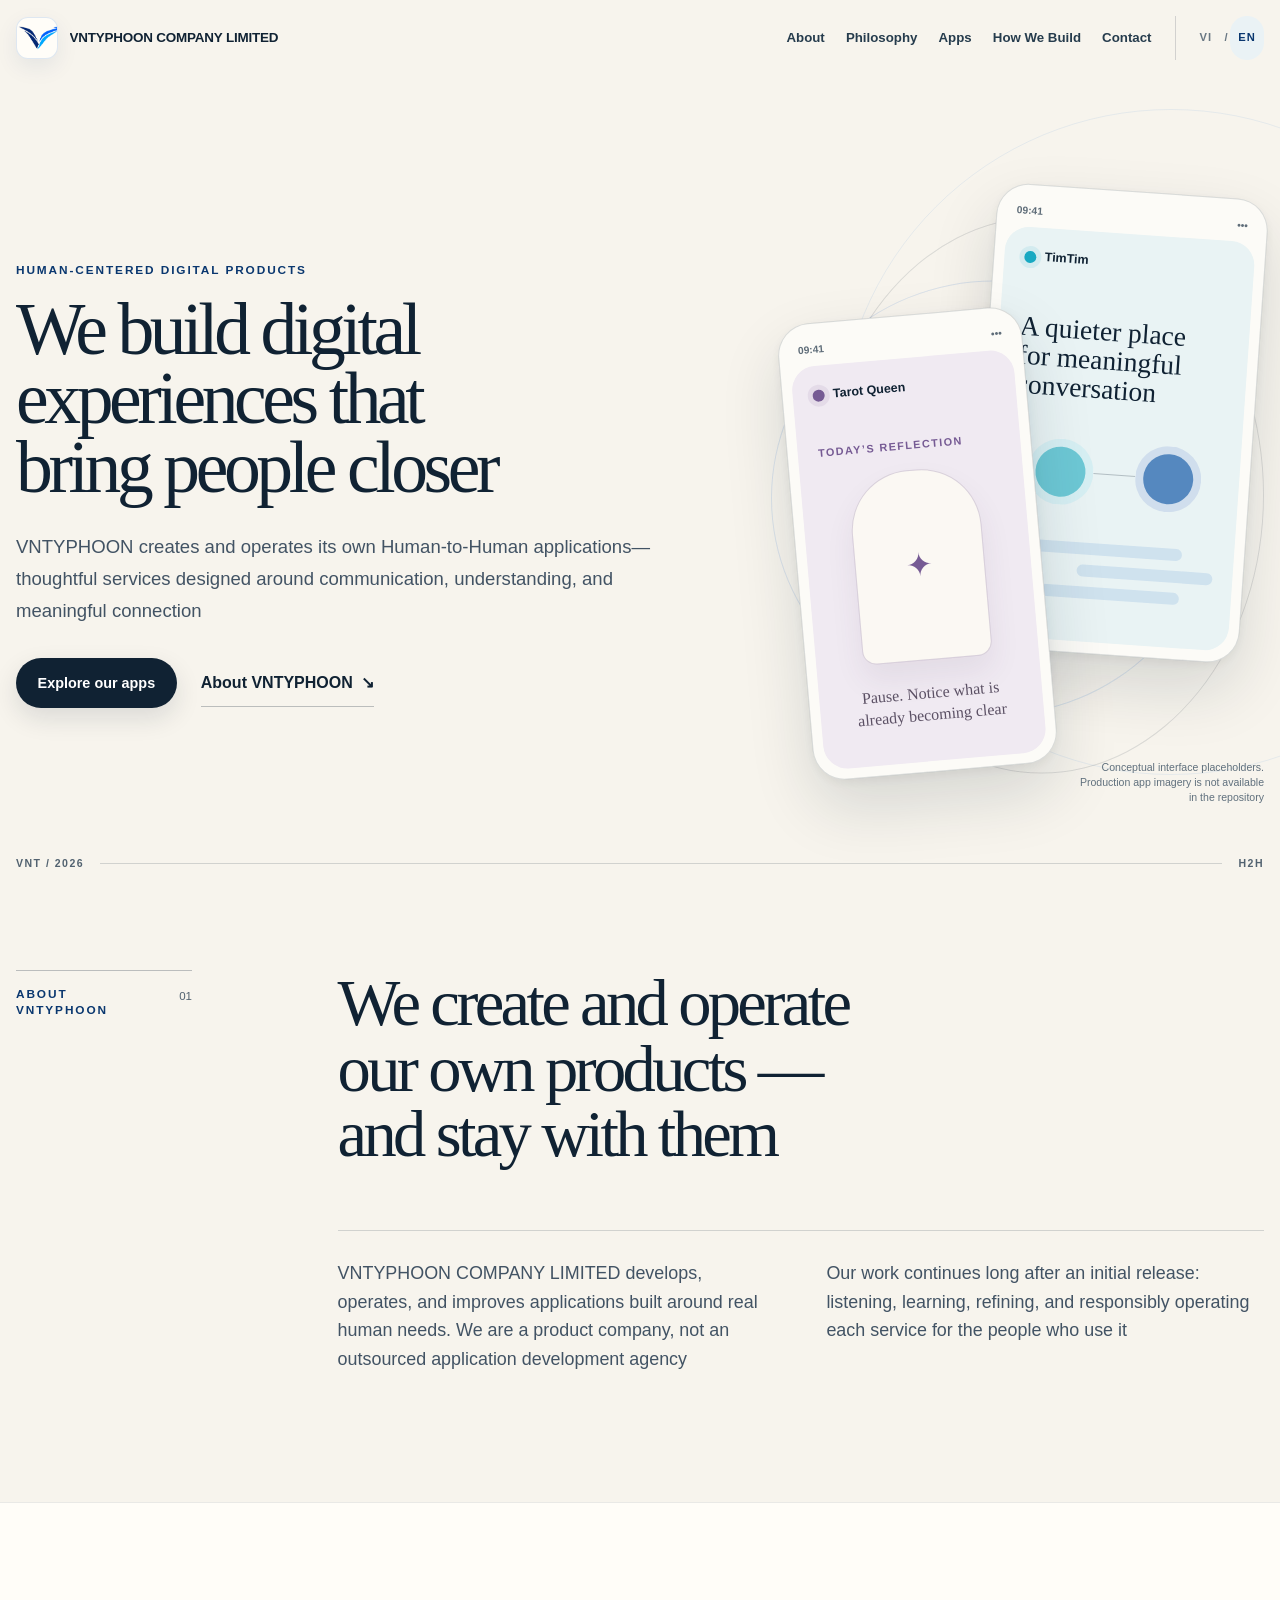
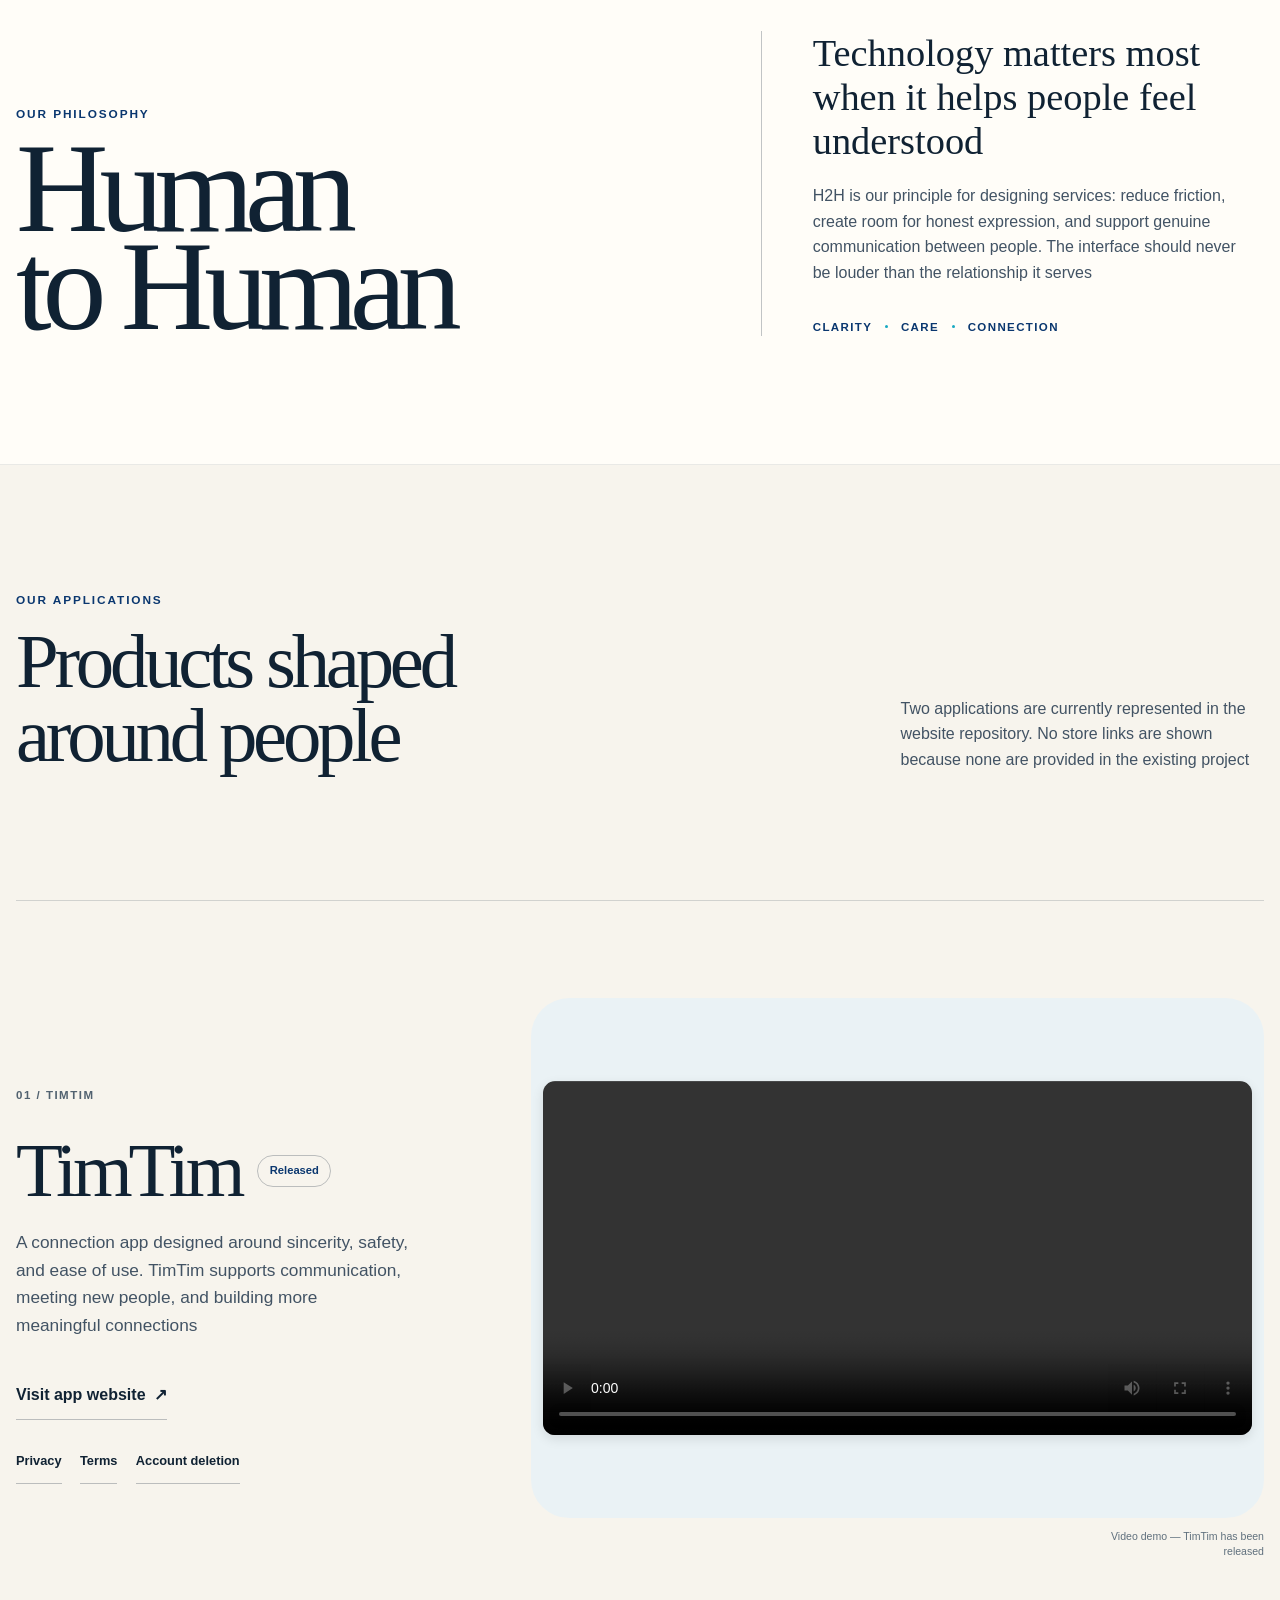
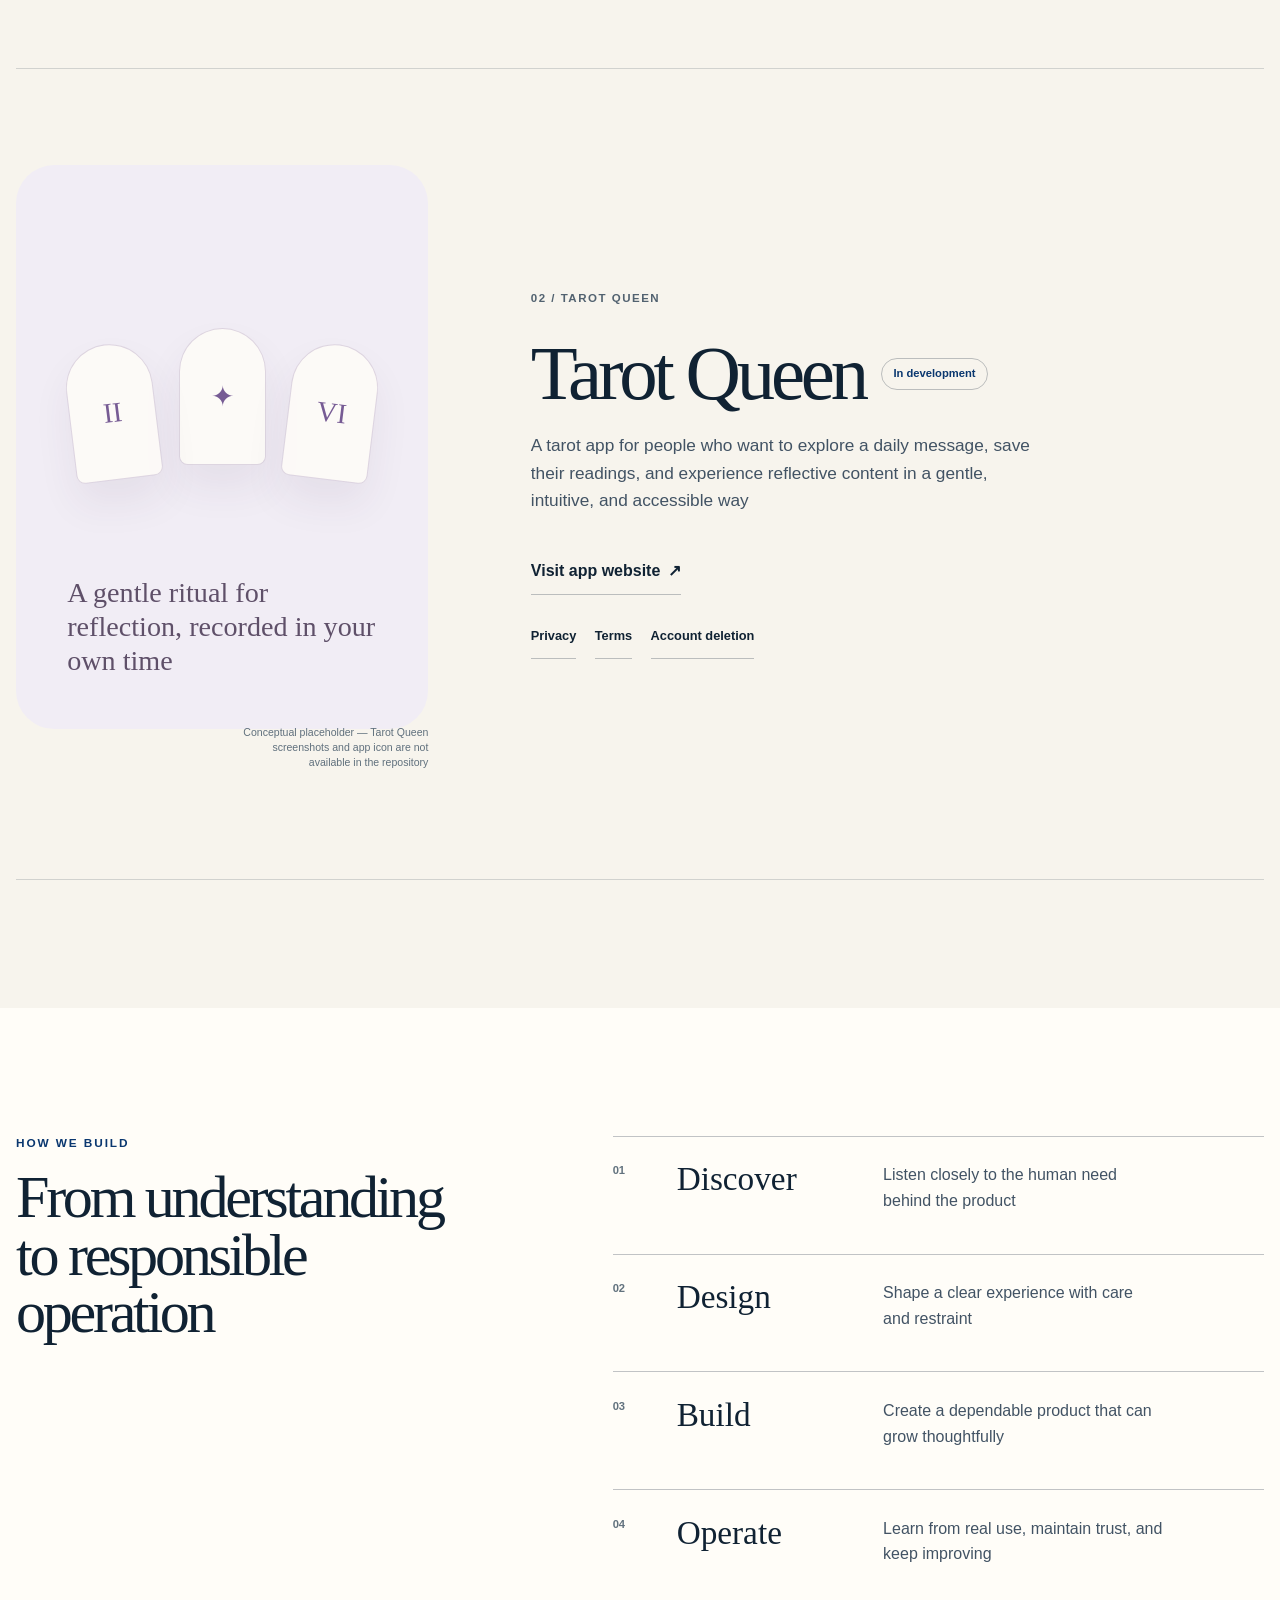
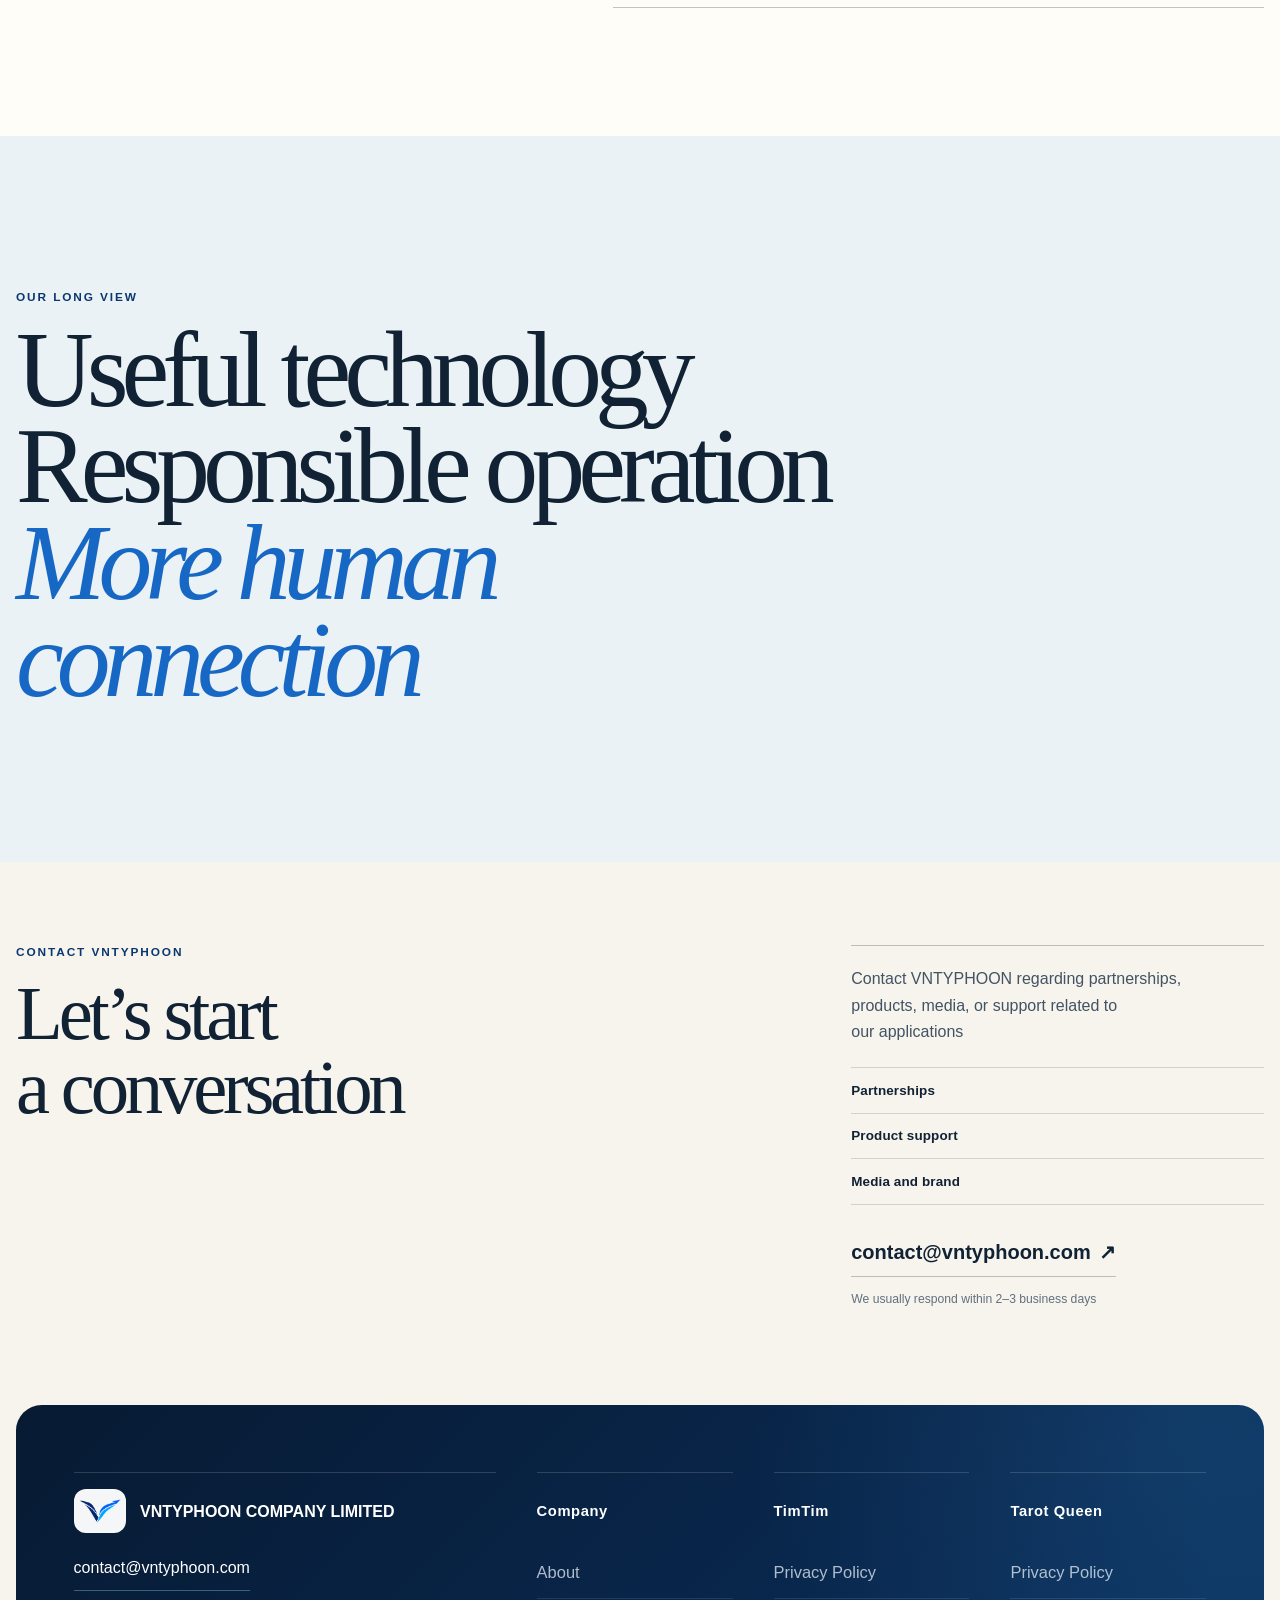
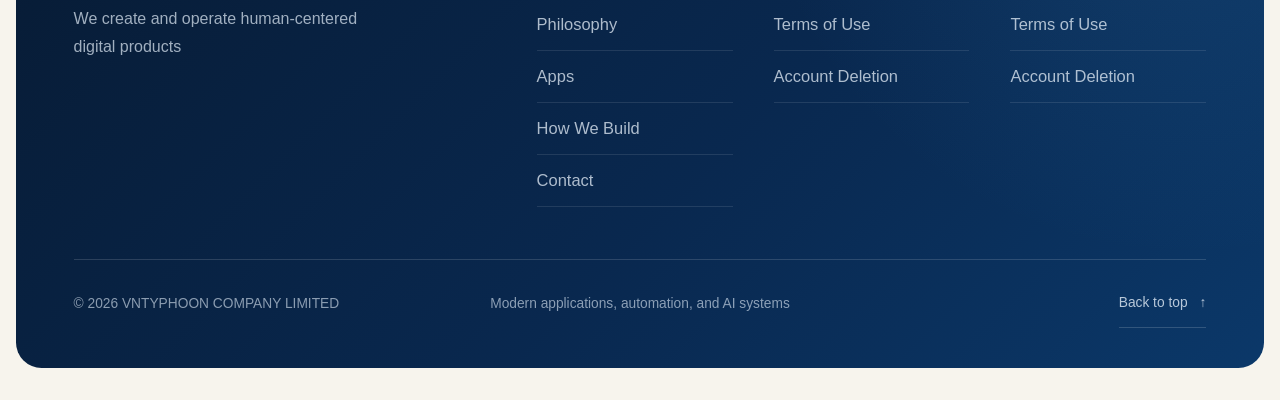
<file: index.html>
<!DOCTYPE html>
<html lang="en">
<head>
  <meta charset="UTF-8" />
  <meta name="viewport" content="width=device-width, initial-scale=1" />
  <title>VNTYPHOON</title>
  <meta name="description" content="" />
  <link rel="canonical" href="/" />
  <meta name="theme-color" content="#f7f4ed" />
  <link rel="icon" href="/favicon.ico?v=20260719b" sizes="any" />
  <link rel="icon" type="image/png" sizes="32x32" href="/favicon-32x32.png?v=20260719b" />
  <link rel="icon" type="image/png" sizes="16x16" href="/favicon-16x16.png?v=20260719b" />
  <link rel="apple-touch-icon" sizes="180x180" href="/apple-touch-icon.png?v=20260719b" />
  <link rel="stylesheet" href="styles.css" />
  <script>document.documentElement.classList.add("js-enabled");</script>
  <script src="locales.js" defer></script>
  <script src="script.js" defer></script>
</head>
<body>
  <a class="skip-link" href="#main-content" data-i18n="skip.content"></a>

  <header class="site-header" data-header>
    <div class="shell header-inner">
      <a class="brand" href="#top" aria-label="" data-i18n-aria-label="brand.home">
        <span class="brand-mark" aria-hidden="true">
          <img src="assets/logo/vntyphoon-wing-v-transparent.png" width="1098" height="653" alt="" />
        </span>
        <span class="brand-name">VNTYPHOON COMPANY LIMITED</span>
      </a>

      <button class="nav-toggle" type="button" aria-expanded="false" aria-controls="primary-navigation" data-nav-toggle>
        <span data-i18n="nav.menu"></span>
        <span class="nav-toggle-lines" aria-hidden="true"><i></i><i></i></span>
      </button>

      <nav class="primary-nav" id="primary-navigation" aria-label="" data-i18n-aria-label="nav.primary" data-nav>
        <a href="#about" data-i18n="nav.about"></a>
        <a href="#philosophy" data-i18n="nav.philosophy"></a>
        <a href="#apps" data-i18n="nav.apps"></a>
        <a href="#build" data-i18n="nav.build"></a>
        <a href="#contact" data-i18n="nav.contact"></a>
        <div class="language-selector" role="group" aria-label="" data-i18n-aria-label="language.selector">
          <button type="button" data-language="vi" aria-pressed="false" aria-label="" data-i18n-aria-label="language.vi">VI</button>
          <span aria-hidden="true">/</span>
          <button type="button" data-language="en" aria-pressed="false" aria-label="" data-i18n-aria-label="language.en">EN</button>
        </div>
      </nav>
    </div>
  </header>

  <main id="main-content">
    <section class="hero" id="top" aria-labelledby="hero-title">
      <div class="shell hero-grid">
        <div class="hero-copy">
          <p class="kicker hero-enter" style="--enter-delay: 40ms" data-i18n="hero.kicker"></p>
          <h1 class="hero-enter" id="hero-title" style="--enter-delay: 100ms" data-i18n-lines="hero.title"></h1>
          <p class="hero-intro hero-enter" style="--enter-delay: 170ms" data-i18n="hero.intro"></p>
          <div class="hero-actions hero-enter" style="--enter-delay: 230ms">
            <a class="button button-primary" href="#apps" data-i18n="hero.primaryAction"></a>
            <a class="text-link" href="#about"><span data-i18n="hero.secondaryAction"></span> <span aria-hidden="true">↘</span></a>
          </div>
        </div>

        <figure class="hero-visual hero-enter" style="--enter-delay: 180ms" aria-labelledby="hero-visual-caption" data-drift="0.24">
          <div class="editorial-orbit orbit-one" aria-hidden="true"></div>
          <div class="editorial-orbit orbit-two" aria-hidden="true"></div>

          <div class="phone phone-timtim" aria-label="" data-i18n-aria-label="hero.timtimLabel">
            <div class="phone-bar"><span>09:41</span><span aria-hidden="true">•••</span></div>
            <div class="phone-screen">
              <div class="app-mini-brand"><span class="app-dot timtim-dot"></span><strong>TimTim</strong></div>
              <p class="phone-lead" data-i18n="hero.timtimLead"></p>
              <div class="profile-pair" aria-hidden="true">
                <span></span><i></i><span></span>
              </div>
              <div class="message-lines" aria-hidden="true"><i></i><i></i><i></i></div>
            </div>
          </div>

          <div class="phone phone-tarot" aria-label="" data-i18n-aria-label="hero.tarotLabel">
            <div class="phone-bar"><span>09:41</span><span aria-hidden="true">•••</span></div>
            <div class="phone-screen">
              <div class="app-mini-brand"><span class="app-dot tarot-dot"></span><strong>Tarot Queen</strong></div>
              <p class="phone-overline" data-i18n="hero.tarotOverline"></p>
              <div class="tarot-card-symbol" aria-hidden="true"><span>✦</span></div>
              <p class="phone-note" data-i18n="hero.tarotNote"></p>
            </div>
          </div>

          <figcaption id="hero-visual-caption" data-i18n="hero.caption"></figcaption>
        </figure>
      </div>
      <div class="hero-index shell" aria-hidden="true"><span>VNT / 2026</span><i></i><span>H2H</span></div>
    </section>

    <section class="section about" id="about" aria-labelledby="about-title">
      <div class="shell editorial-split">
        <div class="section-label reveal">
          <p class="kicker" data-i18n="about.kicker"></p>
          <span>01</span>
        </div>
        <div class="editorial-content">
          <h2 class="statement reveal" id="about-title" data-i18n-lines="about.title"></h2>
          <div class="two-column-copy reveal">
            <p data-i18n="about.bodyOne"></p>
            <p data-i18n="about.bodyTwo"></p>
          </div>
        </div>
      </div>
    </section>

    <section class="section philosophy" id="philosophy" aria-labelledby="philosophy-title">
      <div class="shell philosophy-layout">
        <div class="philosophy-title reveal">
          <p class="kicker" data-i18n="philosophy.kicker"></p>
          <h2 id="philosophy-title" data-i18n-lines="philosophy.title"></h2>
        </div>
        <div class="philosophy-copy reveal">
          <p class="philosophy-lead" data-i18n="philosophy.lead"></p>
          <p data-i18n="philosophy.body"></p>
          <div class="principle-line" aria-label="" data-i18n-aria-label="philosophy.principlesLabel">
            <span data-i18n="philosophy.clarity"></span><i></i><span data-i18n="philosophy.care"></span><i></i><span data-i18n="philosophy.connection"></span>
          </div>
        </div>
      </div>
    </section>

    <section class="section apps" id="apps" aria-labelledby="apps-title">
      <div class="shell">
        <header class="apps-heading reveal">
          <div>
            <p class="kicker" data-i18n="apps.kicker"></p>
            <h2 id="apps-title" data-i18n-lines="apps.title"></h2>
          </div>
          <p data-i18n="apps.intro"></p>
        </header>

        <article class="app-story app-timtim">
          <div class="app-copy reveal">
            <p class="app-number">01 / TimTim</p>
            <div class="app-title-line">
              <h3>
                <a
                  class="timtim-title-link"
                  href="https://timtim.io"
                  target="_blank"
                  rel="noopener noreferrer"
                  aria-label=""
                  data-i18n-aria-label="apps.timtimWebsiteLabel"
                >TimTim</a>
              </h3>
              <span data-i18n="apps.timtimStatus"></span>
            </div>
            <p class="app-description" data-i18n="apps.timtimDescription"></p>
            <a
              class="text-link timtim-website-action"
              href="https://timtim.io"
              target="_blank"
              rel="noopener noreferrer"
              aria-label=""
              data-i18n-aria-label="apps.timtimWebsiteLabel"
            >
              <span data-i18n="apps.timtimWebsiteAction"></span>
              <span aria-hidden="true">↗</span>
            </a>
            <nav class="app-policy-links" aria-label="" data-i18n-aria-label="apps.timtimPoliciesLabel">
              <a href="timtim-privacy/" data-i18n="apps.privacy"></a>
              <a href="timtim-terms/" data-i18n="apps.terms"></a>
              <a href="timtim-account-deletion/" data-i18n="apps.accountDeletion"></a>
            </nav>
          </div>
          <figure class="app-visual timtim-visual reveal" data-drift="0.14">
            <div class="visual-window" style="display:flex; align-items:center; justify-content:center; background: var(--paper-blue); padding: 12px; min-height: 520px;">
              <video 
                controls 
                style="width: 100%; height: auto; max-height: 480px; border-radius: 12px; box-shadow: 0 4px 12px rgba(0,0,0,0.1); object-fit: contain;"
                preload="metadata"
                playsinline
              >
                <source src="assets/video/TimTim_promo_16x9_v2.mp4" type="video/mp4">
                Trình duyệt của bạn không hỗ trợ thẻ video.
              </video>
            </div>
            <figcaption data-i18n="apps.timtimCaption"></figcaption>
          </figure>
        </article>

        <article class="app-story app-tarot">
          <div class="app-copy reveal">
            <p class="app-number">02 / Tarot Queen</p>
            <div class="app-title-line">
              <h3>
                <a
                  class="tarot-title-link"
                  href="https://tarot-queen.pages.dev"
                  target="_blank"
                  rel="noopener noreferrer"
                  aria-label=""
                  data-i18n-aria-label="apps.tarotWebsiteLabel"
                >Tarot Queen</a>
              </h3>
              <span data-i18n="apps.status"></span>
            </div>
            <p class="app-description" data-i18n="apps.tarotDescription"></p>
            <a
              class="text-link tarot-website-action"
              href="https://tarot-queen.pages.dev"
              target="_blank"
              rel="noopener noreferrer"
              aria-label=""
              data-i18n-aria-label="apps.tarotWebsiteLabel"
            >
              <span data-i18n="apps.tarotWebsiteAction"></span>
              <span aria-hidden="true">↗</span>
            </a>
            <nav class="app-policy-links" aria-label="" data-i18n-aria-label="apps.tarotPoliciesLabel">
              <a href="tarot-queen-privacy/" data-i18n="apps.privacy"></a>
              <a href="tarot-queen-terms/" data-i18n="apps.terms"></a>
              <a href="tarot-queen-account-deletion/" data-i18n="apps.accountDeletion"></a>
            </nav>
          </div>
          <figure class="app-visual tarot-visual reveal" data-drift="0.14">
            <a
              class="tarot-visual-link"
              href="https://tarot-queen.pages.dev"
              target="_blank"
              rel="noopener noreferrer"
              aria-label=""
              data-i18n-aria-label="apps.tarotWebsiteLabel"
            >
              <div class="visual-window" aria-hidden="true">
                <div class="tarot-spread"><span>II</span><span>✦</span><span>VI</span></div>
                <p class="tarot-caption" data-i18n="apps.tarotVisualMessage"></p>
              </div>
            </a>
            <figcaption data-i18n="apps.tarotCaption"></figcaption>
          </figure>
        </article>
      </div>
    </section>

    <section class="section build" id="build" aria-labelledby="build-title">
      <div class="shell build-layout">
        <header class="build-heading reveal">
          <p class="kicker" data-i18n="build.kicker"></p>
          <h2 id="build-title" data-i18n-lines="build.title"></h2>
        </header>
        <ol class="build-stages">
          <li class="reveal"><span>01</span><h3 data-i18n="build.discoverTitle"></h3><p data-i18n="build.discoverBody"></p></li>
          <li class="reveal"><span>02</span><h3 data-i18n="build.designTitle"></h3><p data-i18n="build.designBody"></p></li>
          <li class="reveal"><span>03</span><h3 data-i18n="build.buildTitle"></h3><p data-i18n="build.buildBody"></p></li>
          <li class="reveal"><span>04</span><h3 data-i18n="build.operateTitle"></h3><p data-i18n="build.operateBody"></p></li>
        </ol>
      </div>
    </section>

    <section class="vision" aria-labelledby="vision-title">
      <div class="shell reveal">
        <p class="kicker" data-i18n="vision.kicker"></p>
        <h2 id="vision-title" data-i18n-lines="vision.title"></h2>
      </div>
    </section>

    <section class="section contact" id="contact" aria-labelledby="contact-title">
      <div class="shell contact-layout">
        <div class="reveal">
          <p class="kicker" data-i18n="contact.kicker"></p>
          <h2 id="contact-title" data-i18n-lines="contact.title"></h2>
        </div>
        <div class="contact-action reveal">
          <p class="contact-intro" data-i18n="contact.body"></p>
          <ul class="contact-topics" aria-label="" data-i18n-aria-label="contact.topicsLabel">
            <li data-i18n="contact.topicPartnerships"></li>
            <li data-i18n="contact.topicSupport"></li>
            <li data-i18n="contact.topicMedia"></li>
          </ul>
          <a class="email-link" href="mailto:contact@vntyphoon.com">contact@vntyphoon.com <span aria-hidden="true">↗</span></a>
          <p class="contact-response" data-i18n="contact.responseTime"></p>
        </div>
      </div>
    </section>
  </main>

  <footer class="site-footer" id="policies">
    <div class="shell footer-panel">
      <div class="footer-grid">
        <section class="footer-company" aria-labelledby="footer-company-title">
          <div class="footer-brand">
            <span class="footer-brand-mark" aria-hidden="true">
              <img src="assets/logo/vntyphoon-wing-v-transparent.png" width="1098" height="653" alt="" />
            </span>
            <div>
              <strong id="footer-company-title">VNTYPHOON COMPANY LIMITED</strong>
            </div>
          </div>
          <a class="footer-email" href="mailto:contact@vntyphoon.com">contact@vntyphoon.com</a>
          <p class="footer-description" data-i18n="footer.description"></p>
        </section>

        <nav class="footer-navigation" aria-labelledby="footer-navigation-title">
          <p class="footer-column-title" id="footer-navigation-title" data-i18n="footer.navigationLabel"></p>
          <a href="#about" data-i18n="nav.about"></a>
          <a href="#philosophy" data-i18n="nav.philosophy"></a>
          <a href="#apps" data-i18n="nav.apps"></a>
          <a href="#build" data-i18n="nav.build"></a>
          <a href="#contact" data-i18n="nav.contact"></a>
        </nav>

        <nav class="policy-group" aria-labelledby="footer-timtim-title">
          <p id="footer-timtim-title">TimTim</p>
          <a href="timtim-privacy/" data-i18n="footer.privacy"></a>
          <a href="timtim-terms/" data-i18n="footer.terms"></a>
          <a href="timtim-account-deletion/" data-i18n="footer.accountDeletion"></a>
        </nav>

        <nav class="policy-group" aria-labelledby="footer-tarot-title">
          <p id="footer-tarot-title">Tarot Queen</p>
          <a href="tarot-queen-privacy/" data-i18n="footer.privacy"></a>
          <a href="tarot-queen-terms/" data-i18n="footer.terms"></a>
          <a href="tarot-queen-account-deletion/" data-i18n="footer.accountDeletion"></a>
        </nav>
      </div>

      <div class="footer-bottom">
        <p>© 2026 VNTYPHOON COMPANY LIMITED</p>
        <p data-i18n="footer.statement"></p>
        <a class="footer-top-link" href="#top">
          <span data-i18n="footer.backToTop"></span>
          <span aria-hidden="true">↑</span>
        </a>
      </div>
    </div>
  </footer>
</body>
</html>
</file>
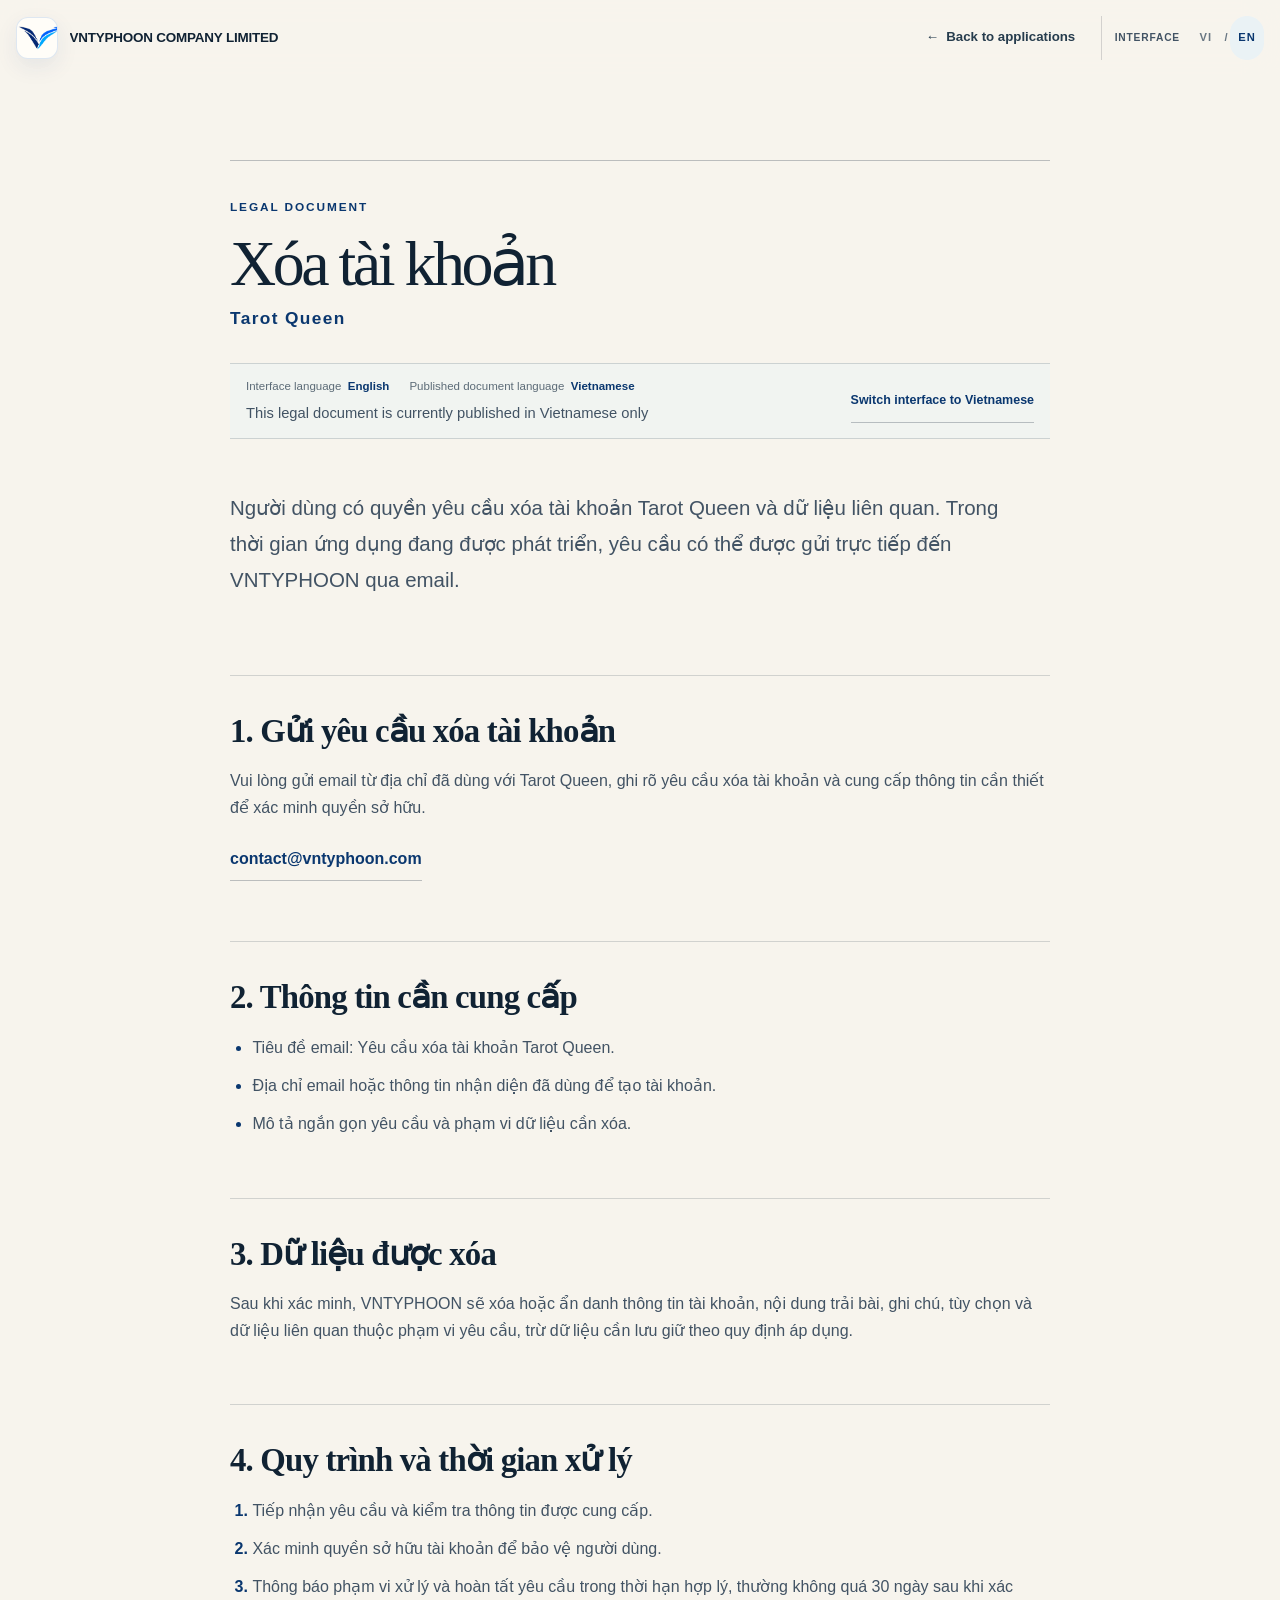
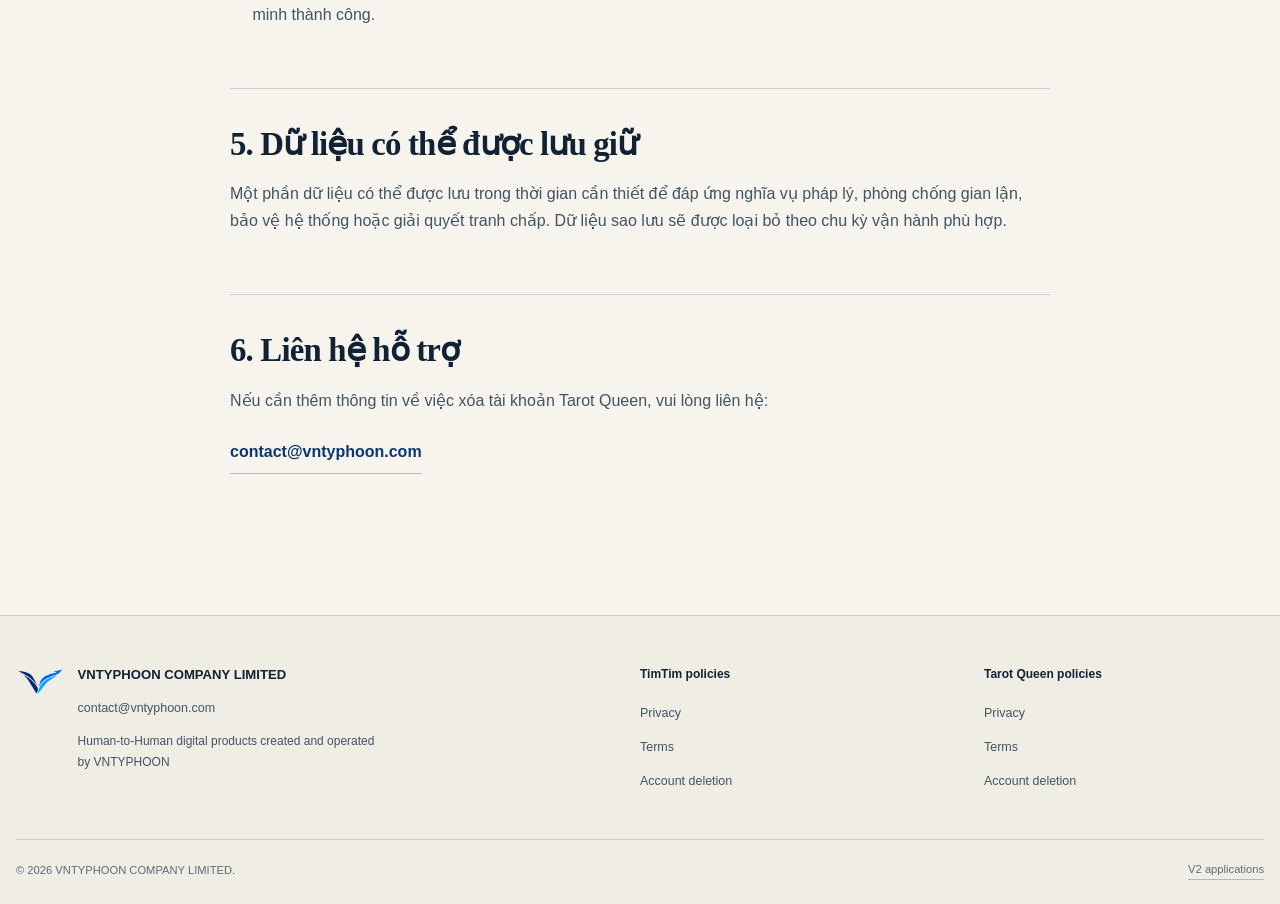
<file: tarot-queen-account-deletion/index.html>
<!DOCTYPE html>
<html lang="vi">
<head>
  <meta charset="UTF-8" />
  <meta name="viewport" content="width=device-width, initial-scale=1" />
  <title>Xóa tài khoản - Tarot Queen</title>
  <meta name="description" content="Hướng dẫn gửi yêu cầu xóa tài khoản và dữ liệu liên quan đến ứng dụng Tarot Queen." />
  <meta name="theme-color" content="#f7f4ed" />
  <link rel="icon" href="/favicon.ico?v=20260719b" sizes="any" />
  <link rel="icon" type="image/png" sizes="32x32" href="/favicon-32x32.png?v=20260719b" />
  <link rel="icon" type="image/png" sizes="16x16" href="/favicon-16x16.png?v=20260719b" />
  <link rel="apple-touch-icon" sizes="180x180" href="/apple-touch-icon.png?v=20260719b" />
  <link rel="stylesheet" href="../policies/v2-policy.css" />
  <script src="../policies/v2-policy-locales.js" defer></script>
  <script src="../policies/v2-policy.js" defer></script>
</head>
<body>
  <a class="policy-skip-link" href="#policy-content" data-policy-i18n="skip.content"></a>
  <header class="policy-header" data-policy-shell-header></header>

  <main class="policy-main" id="policy-content">
    <div class="policy-shell">
      <aside class="policy-language-notice" data-policy-language-notice hidden>
        <strong data-policy-i18n="availability.title"></strong>
        <p data-policy-i18n="availability.body"></p>
      </aside>
      <article class="policy-card" lang="vi">
        <p class="policy-eyebrow">THÔNG TIN TAROT QUEEN</p>
        <h1>Xóa tài khoản - Tarot Queen</h1>
        <p class="policy-intro">Người dùng có quyền yêu cầu xóa tài khoản Tarot Queen và dữ liệu liên quan. Trong thời gian ứng dụng đang được phát triển, yêu cầu có thể được gửi trực tiếp đến VNTYPHOON qua email.</p>

        <section class="policy-section">
          <h2>1. Gửi yêu cầu xóa tài khoản</h2>
          <p>Vui lòng gửi email từ địa chỉ đã dùng với Tarot Queen, ghi rõ yêu cầu xóa tài khoản và cung cấp thông tin cần thiết để xác minh quyền sở hữu.</p>
          <a class="policy-email" href="mailto:contact@vntyphoon.com">contact@vntyphoon.com</a>
        </section>

        <section class="policy-section">
          <h2>2. Thông tin cần cung cấp</h2>
          <ul>
            <li>Tiêu đề email: Yêu cầu xóa tài khoản Tarot Queen.</li>
            <li>Địa chỉ email hoặc thông tin nhận diện đã dùng để tạo tài khoản.</li>
            <li>Mô tả ngắn gọn yêu cầu và phạm vi dữ liệu cần xóa.</li>
          </ul>
        </section>

        <section class="policy-section">
          <h2>3. Dữ liệu được xóa</h2>
          <p>Sau khi xác minh, VNTYPHOON sẽ xóa hoặc ẩn danh thông tin tài khoản, nội dung trải bài, ghi chú, tùy chọn và dữ liệu liên quan thuộc phạm vi yêu cầu, trừ dữ liệu cần lưu giữ theo quy định áp dụng.</p>
        </section>

        <section class="policy-section">
          <h2>4. Quy trình và thời gian xử lý</h2>
          <ol>
            <li>Tiếp nhận yêu cầu và kiểm tra thông tin được cung cấp.</li>
            <li>Xác minh quyền sở hữu tài khoản để bảo vệ người dùng.</li>
            <li>Thông báo phạm vi xử lý và hoàn tất yêu cầu trong thời hạn hợp lý, thường không quá 30 ngày sau khi xác minh thành công.</li>
          </ol>
        </section>

        <section class="policy-section">
          <h2>5. Dữ liệu có thể được lưu giữ</h2>
          <p>Một phần dữ liệu có thể được lưu trong thời gian cần thiết để đáp ứng nghĩa vụ pháp lý, phòng chống gian lận, bảo vệ hệ thống hoặc giải quyết tranh chấp. Dữ liệu sao lưu sẽ được loại bỏ theo chu kỳ vận hành phù hợp.</p>
        </section>

        <section class="policy-section">
          <h2>6. Liên hệ hỗ trợ</h2>
          <p>Nếu cần thêm thông tin về việc xóa tài khoản Tarot Queen, vui lòng liên hệ:</p>
          <a class="policy-email" href="mailto:contact@vntyphoon.com">contact@vntyphoon.com</a>
        </section>
      </article>
    </div>
  </main>

  <footer class="policy-footer" data-policy-shell-footer></footer>
</body>
</html>
</file>
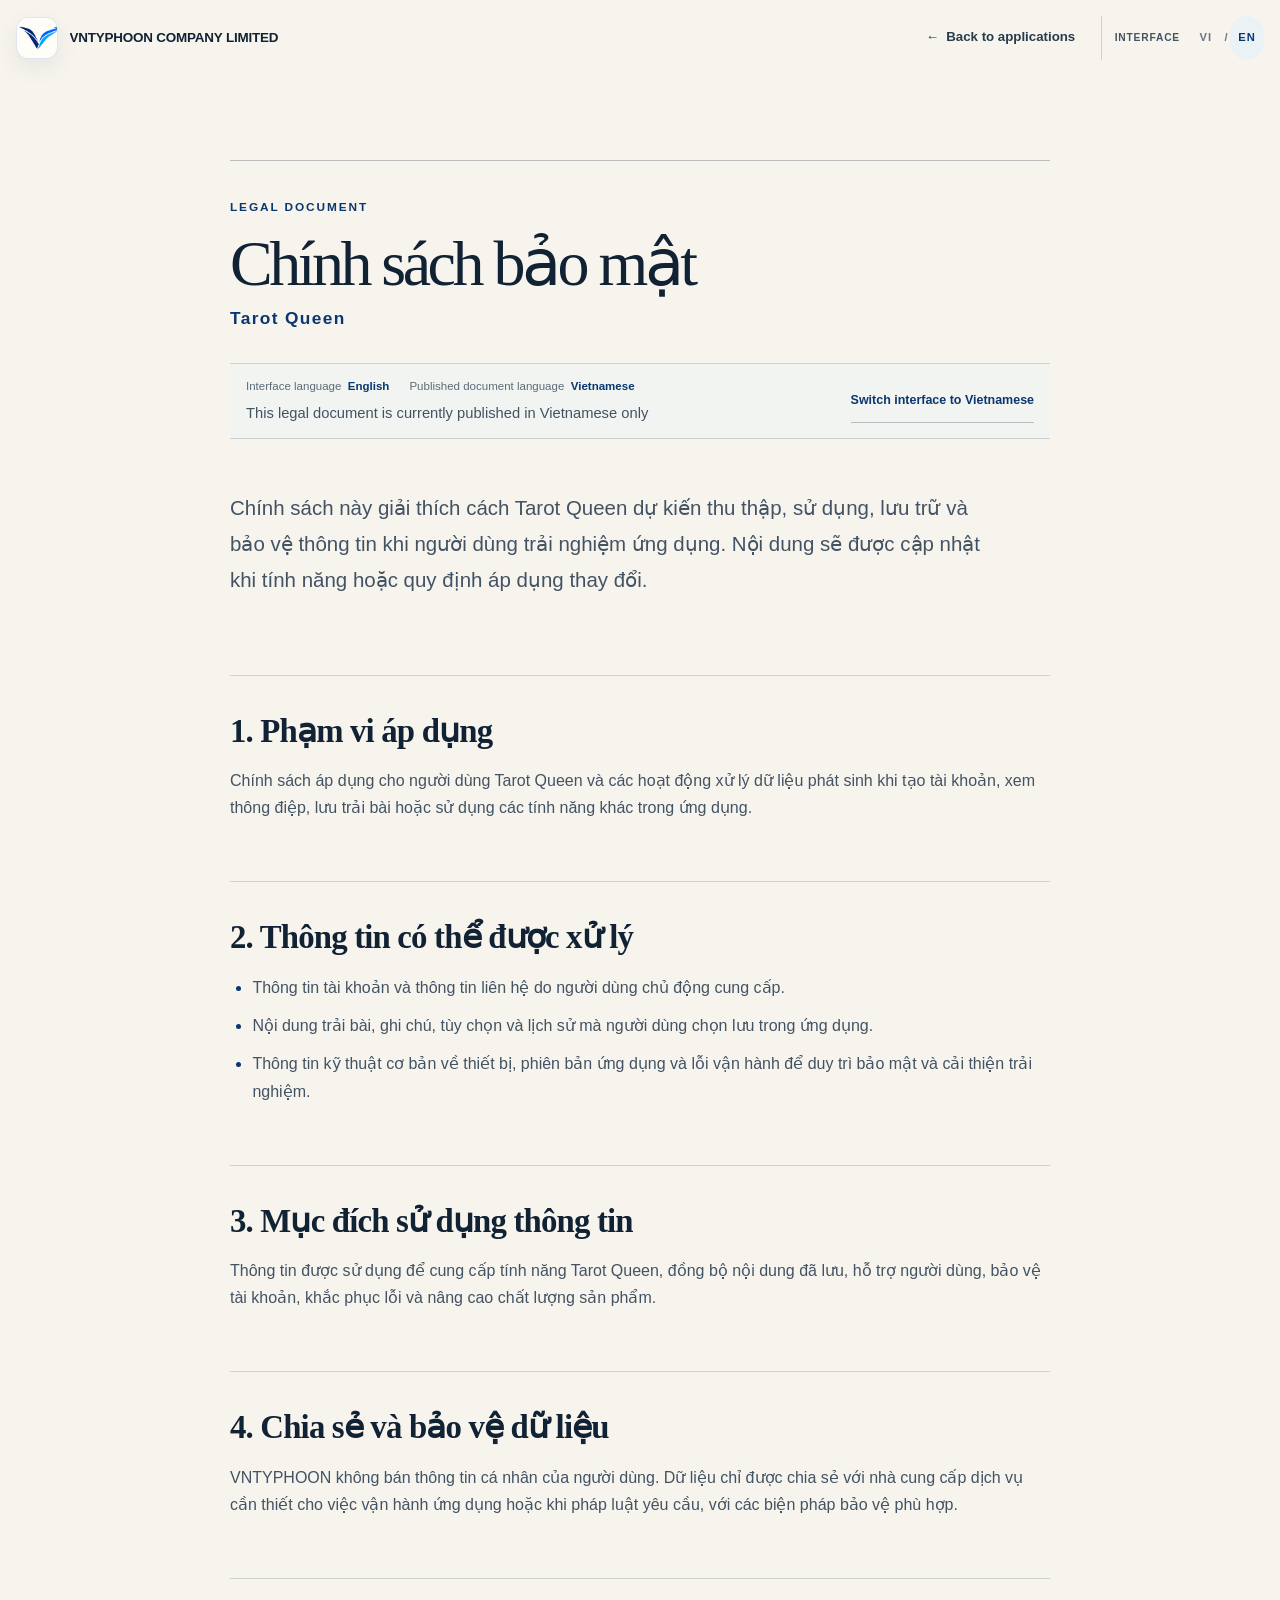
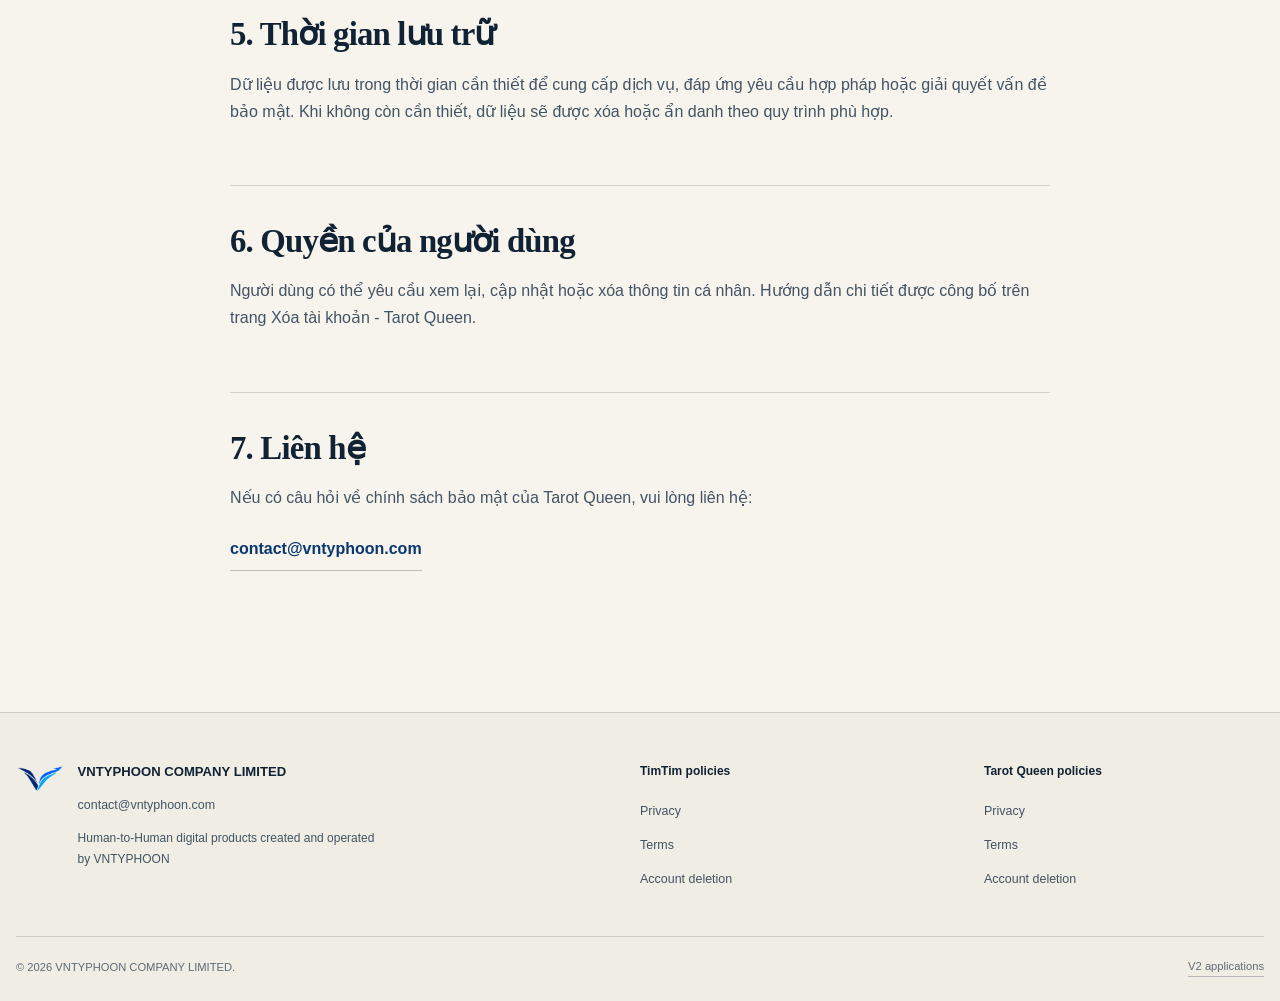
<file: tarot-queen-privacy/index.html>
<!DOCTYPE html>
<html lang="vi">
<head>
  <meta charset="UTF-8" />
  <meta name="viewport" content="width=device-width, initial-scale=1" />
  <title>Chính sách bảo mật - Tarot Queen</title>
  <meta name="description" content="Thông tin chính sách bảo mật dành cho ứng dụng Tarot Queen do VNTYPHOON phát triển." />
  <meta name="theme-color" content="#f7f4ed" />
  <link rel="icon" href="/favicon.ico?v=20260719b" sizes="any" />
  <link rel="icon" type="image/png" sizes="32x32" href="/favicon-32x32.png?v=20260719b" />
  <link rel="icon" type="image/png" sizes="16x16" href="/favicon-16x16.png?v=20260719b" />
  <link rel="apple-touch-icon" sizes="180x180" href="/apple-touch-icon.png?v=20260719b" />
  <link rel="stylesheet" href="../policies/v2-policy.css" />
  <script src="../policies/v2-policy-locales.js" defer></script>
  <script src="../policies/v2-policy.js" defer></script>
</head>
<body>
  <a class="policy-skip-link" href="#policy-content" data-policy-i18n="skip.content"></a>
  <header class="policy-header" data-policy-shell-header></header>

  <main class="policy-main" id="policy-content">
    <div class="policy-shell">
      <aside class="policy-language-notice" data-policy-language-notice hidden>
        <strong data-policy-i18n="availability.title"></strong>
        <p data-policy-i18n="availability.body"></p>
      </aside>
      <article class="policy-card" lang="vi">
        <p class="policy-eyebrow">THÔNG TIN TAROT QUEEN</p>
        <h1>Chính sách bảo mật - Tarot Queen</h1>
        <p class="policy-intro">Chính sách này giải thích cách Tarot Queen dự kiến thu thập, sử dụng, lưu trữ và bảo vệ thông tin khi người dùng trải nghiệm ứng dụng. Nội dung sẽ được cập nhật khi tính năng hoặc quy định áp dụng thay đổi.</p>

        <section class="policy-section">
          <h2>1. Phạm vi áp dụng</h2>
          <p>Chính sách áp dụng cho người dùng Tarot Queen và các hoạt động xử lý dữ liệu phát sinh khi tạo tài khoản, xem thông điệp, lưu trải bài hoặc sử dụng các tính năng khác trong ứng dụng.</p>
        </section>

        <section class="policy-section">
          <h2>2. Thông tin có thể được xử lý</h2>
          <ul>
            <li>Thông tin tài khoản và thông tin liên hệ do người dùng chủ động cung cấp.</li>
            <li>Nội dung trải bài, ghi chú, tùy chọn và lịch sử mà người dùng chọn lưu trong ứng dụng.</li>
            <li>Thông tin kỹ thuật cơ bản về thiết bị, phiên bản ứng dụng và lỗi vận hành để duy trì bảo mật và cải thiện trải nghiệm.</li>
          </ul>
        </section>

        <section class="policy-section">
          <h2>3. Mục đích sử dụng thông tin</h2>
          <p>Thông tin được sử dụng để cung cấp tính năng Tarot Queen, đồng bộ nội dung đã lưu, hỗ trợ người dùng, bảo vệ tài khoản, khắc phục lỗi và nâng cao chất lượng sản phẩm.</p>
        </section>

        <section class="policy-section">
          <h2>4. Chia sẻ và bảo vệ dữ liệu</h2>
          <p>VNTYPHOON không bán thông tin cá nhân của người dùng. Dữ liệu chỉ được chia sẻ với nhà cung cấp dịch vụ cần thiết cho việc vận hành ứng dụng hoặc khi pháp luật yêu cầu, với các biện pháp bảo vệ phù hợp.</p>
        </section>

        <section class="policy-section">
          <h2>5. Thời gian lưu trữ</h2>
          <p>Dữ liệu được lưu trong thời gian cần thiết để cung cấp dịch vụ, đáp ứng yêu cầu hợp pháp hoặc giải quyết vấn đề bảo mật. Khi không còn cần thiết, dữ liệu sẽ được xóa hoặc ẩn danh theo quy trình phù hợp.</p>
        </section>

        <section class="policy-section">
          <h2>6. Quyền của người dùng</h2>
          <p>Người dùng có thể yêu cầu xem lại, cập nhật hoặc xóa thông tin cá nhân. Hướng dẫn chi tiết được công bố trên trang Xóa tài khoản - Tarot Queen.</p>
        </section>

        <section class="policy-section">
          <h2>7. Liên hệ</h2>
          <p>Nếu có câu hỏi về chính sách bảo mật của Tarot Queen, vui lòng liên hệ:</p>
          <a class="policy-email" href="mailto:contact@vntyphoon.com">contact@vntyphoon.com</a>
        </section>
      </article>
    </div>
  </main>

  <footer class="policy-footer" data-policy-shell-footer></footer>
</body>
</html>
</file>
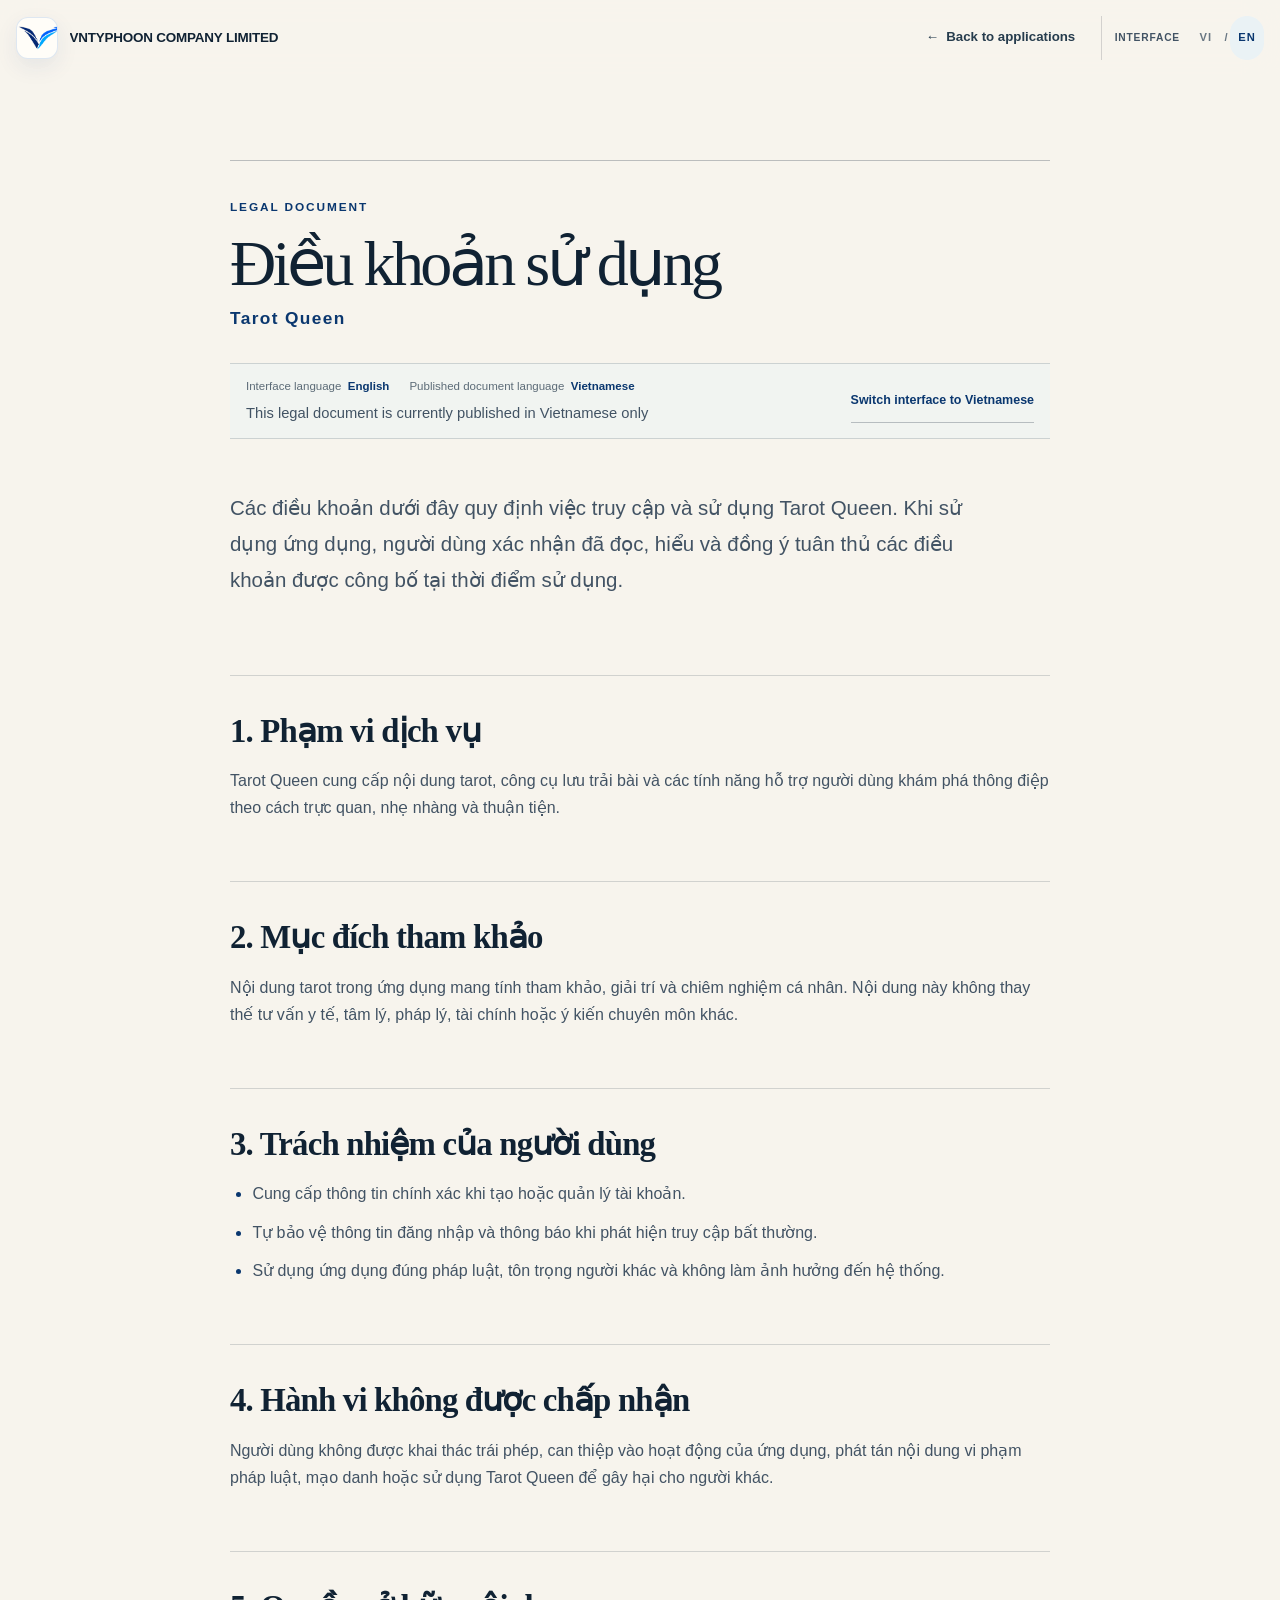
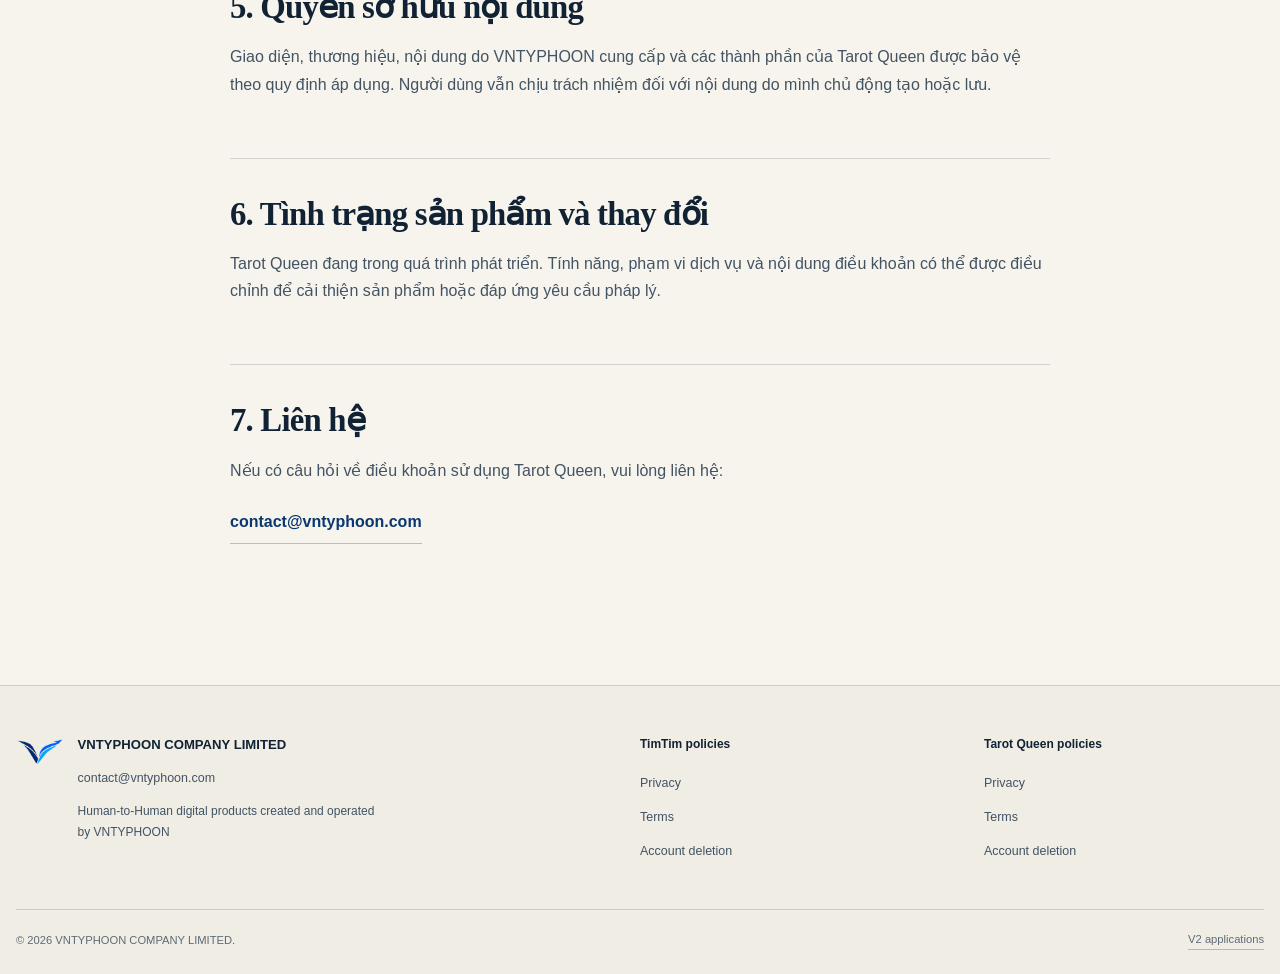
<file: tarot-queen-terms/index.html>
<!DOCTYPE html>
<html lang="vi">
<head>
  <meta charset="UTF-8" />
  <meta name="viewport" content="width=device-width, initial-scale=1" />
  <title>Điều khoản sử dụng - Tarot Queen</title>
  <meta name="description" content="Thông tin điều khoản sử dụng dành cho ứng dụng Tarot Queen do VNTYPHOON phát triển." />
  <meta name="theme-color" content="#f7f4ed" />
  <link rel="icon" href="/favicon.ico?v=20260719b" sizes="any" />
  <link rel="icon" type="image/png" sizes="32x32" href="/favicon-32x32.png?v=20260719b" />
  <link rel="icon" type="image/png" sizes="16x16" href="/favicon-16x16.png?v=20260719b" />
  <link rel="apple-touch-icon" sizes="180x180" href="/apple-touch-icon.png?v=20260719b" />
  <link rel="stylesheet" href="../policies/v2-policy.css" />
  <script src="../policies/v2-policy-locales.js" defer></script>
  <script src="../policies/v2-policy.js" defer></script>
</head>
<body>
  <a class="policy-skip-link" href="#policy-content" data-policy-i18n="skip.content"></a>
  <header class="policy-header" data-policy-shell-header></header>

  <main class="policy-main" id="policy-content">
    <div class="policy-shell">
      <aside class="policy-language-notice" data-policy-language-notice hidden>
        <strong data-policy-i18n="availability.title"></strong>
        <p data-policy-i18n="availability.body"></p>
      </aside>
      <article class="policy-card" lang="vi">
        <p class="policy-eyebrow">THÔNG TIN TAROT QUEEN</p>
        <h1>Điều khoản sử dụng - Tarot Queen</h1>
        <p class="policy-intro">Các điều khoản dưới đây quy định việc truy cập và sử dụng Tarot Queen. Khi sử dụng ứng dụng, người dùng xác nhận đã đọc, hiểu và đồng ý tuân thủ các điều khoản được công bố tại thời điểm sử dụng.</p>

        <section class="policy-section">
          <h2>1. Phạm vi dịch vụ</h2>
          <p>Tarot Queen cung cấp nội dung tarot, công cụ lưu trải bài và các tính năng hỗ trợ người dùng khám phá thông điệp theo cách trực quan, nhẹ nhàng và thuận tiện.</p>
        </section>

        <section class="policy-section">
          <h2>2. Mục đích tham khảo</h2>
          <p>Nội dung tarot trong ứng dụng mang tính tham khảo, giải trí và chiêm nghiệm cá nhân. Nội dung này không thay thế tư vấn y tế, tâm lý, pháp lý, tài chính hoặc ý kiến chuyên môn khác.</p>
        </section>

        <section class="policy-section">
          <h2>3. Trách nhiệm của người dùng</h2>
          <ul>
            <li>Cung cấp thông tin chính xác khi tạo hoặc quản lý tài khoản.</li>
            <li>Tự bảo vệ thông tin đăng nhập và thông báo khi phát hiện truy cập bất thường.</li>
            <li>Sử dụng ứng dụng đúng pháp luật, tôn trọng người khác và không làm ảnh hưởng đến hệ thống.</li>
          </ul>
        </section>

        <section class="policy-section">
          <h2>4. Hành vi không được chấp nhận</h2>
          <p>Người dùng không được khai thác trái phép, can thiệp vào hoạt động của ứng dụng, phát tán nội dung vi phạm pháp luật, mạo danh hoặc sử dụng Tarot Queen để gây hại cho người khác.</p>
        </section>

        <section class="policy-section">
          <h2>5. Quyền sở hữu nội dung</h2>
          <p>Giao diện, thương hiệu, nội dung do VNTYPHOON cung cấp và các thành phần của Tarot Queen được bảo vệ theo quy định áp dụng. Người dùng vẫn chịu trách nhiệm đối với nội dung do mình chủ động tạo hoặc lưu.</p>
        </section>

        <section class="policy-section">
          <h2>6. Tình trạng sản phẩm và thay đổi</h2>
          <p>Tarot Queen đang trong quá trình phát triển. Tính năng, phạm vi dịch vụ và nội dung điều khoản có thể được điều chỉnh để cải thiện sản phẩm hoặc đáp ứng yêu cầu pháp lý.</p>
        </section>

        <section class="policy-section">
          <h2>7. Liên hệ</h2>
          <p>Nếu có câu hỏi về điều khoản sử dụng Tarot Queen, vui lòng liên hệ:</p>
          <a class="policy-email" href="mailto:contact@vntyphoon.com">contact@vntyphoon.com</a>
        </section>
      </article>
    </div>
  </main>

  <footer class="policy-footer" data-policy-shell-footer></footer>
</body>
</html>
</file>
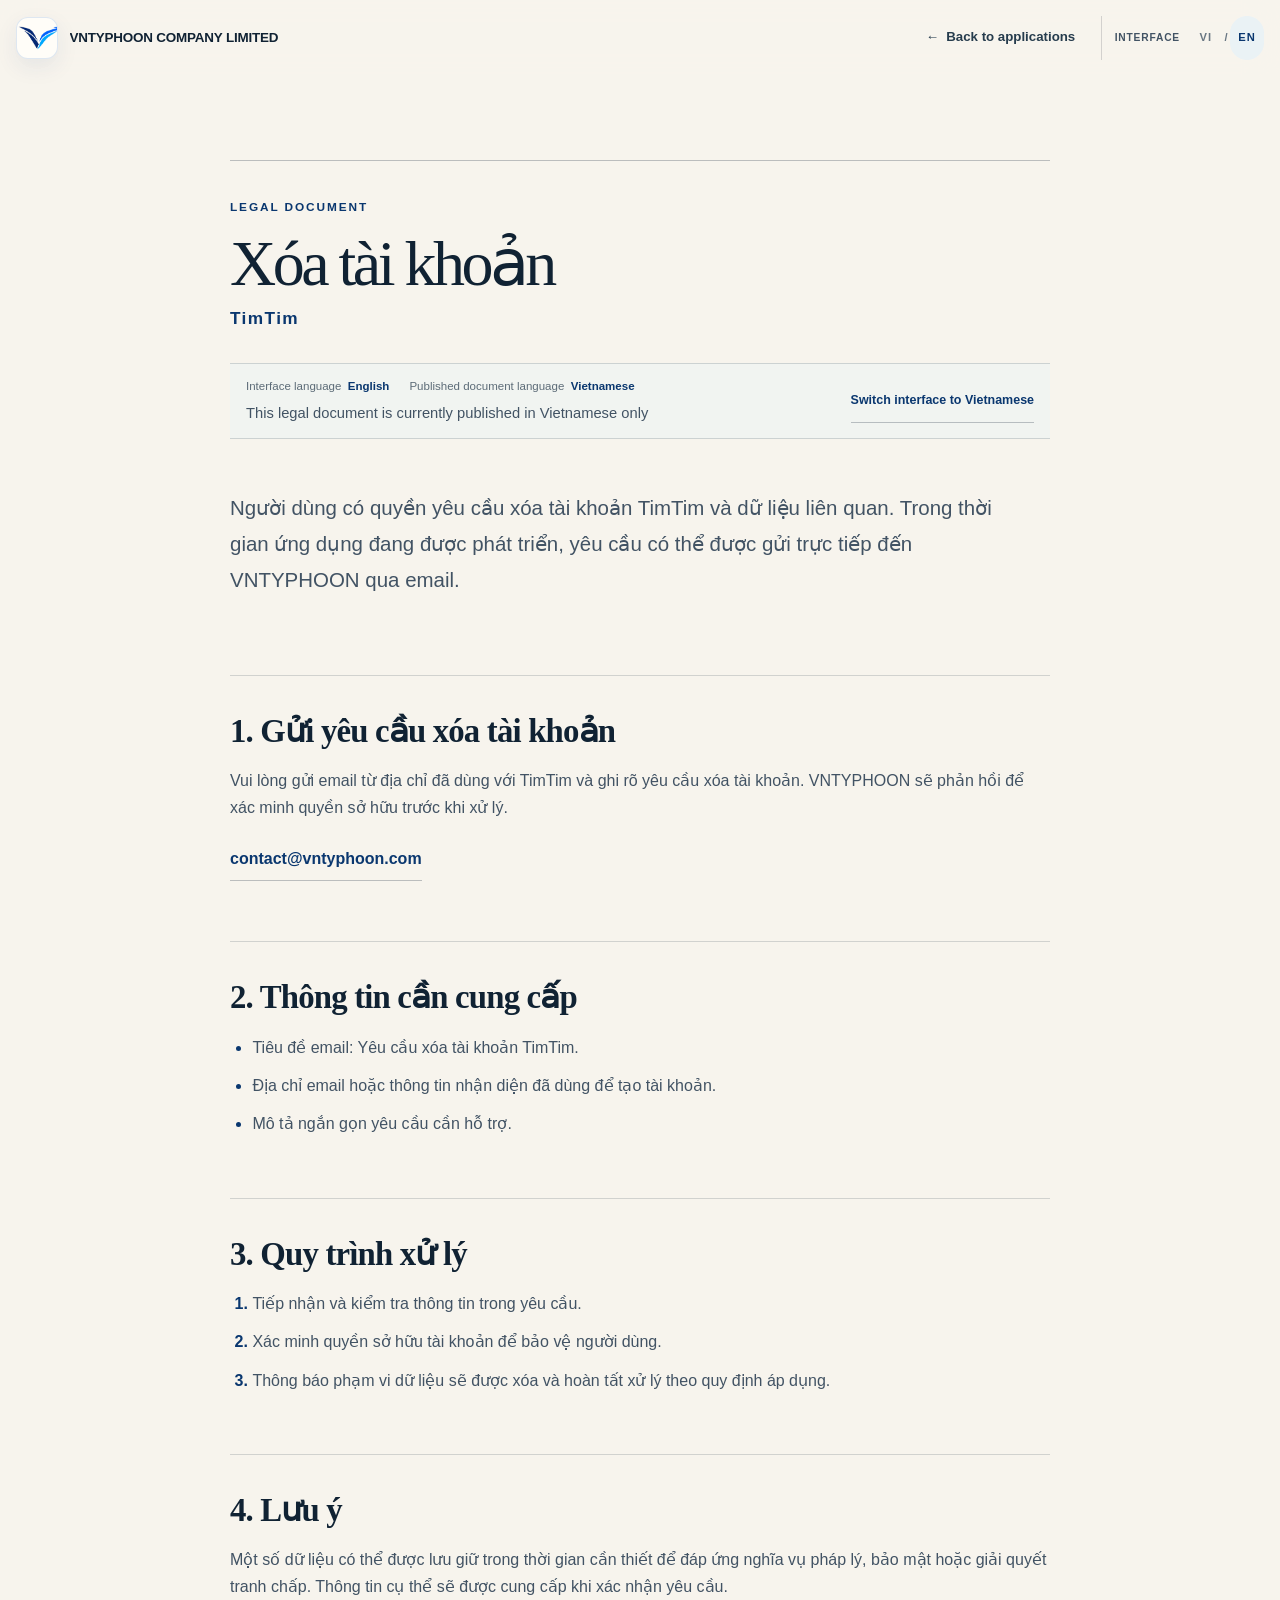
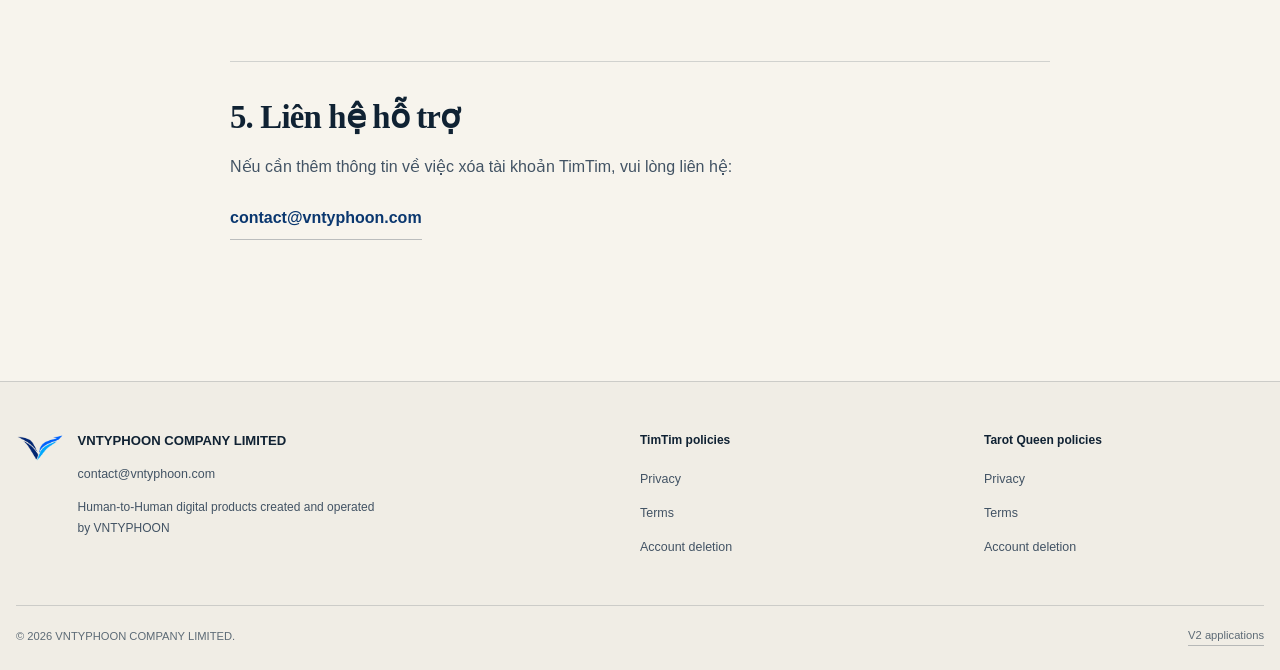
<file: timtim-account-deletion/index.html>
<!DOCTYPE html>
<html lang="vi">
<head>
  <meta charset="UTF-8" />
  <meta name="viewport" content="width=device-width, initial-scale=1" />
  <title>Xóa tài khoản - TimTim</title>
  <meta name="description" content="Hướng dẫn gửi yêu cầu xóa tài khoản và dữ liệu liên quan đến ứng dụng TimTim." />
  <meta name="theme-color" content="#f7f4ed" />
  <link rel="icon" href="/favicon.ico?v=20260719b" sizes="any" />
  <link rel="icon" type="image/png" sizes="32x32" href="/favicon-32x32.png?v=20260719b" />
  <link rel="icon" type="image/png" sizes="16x16" href="/favicon-16x16.png?v=20260719b" />
  <link rel="apple-touch-icon" sizes="180x180" href="/apple-touch-icon.png?v=20260719b" />
  <link rel="stylesheet" href="../policies/v2-policy.css" />
  <script src="../policies/v2-policy-locales.js" defer></script>
  <script src="../policies/v2-policy.js" defer></script>
</head>
<body>
  <a class="policy-skip-link" href="#policy-content" data-policy-i18n="skip.content"></a>
  <header class="policy-header" data-policy-shell-header></header>

  <main class="policy-main" id="policy-content">
    <div class="policy-shell">
      <aside class="policy-language-notice" data-policy-language-notice hidden>
        <strong data-policy-i18n="availability.title"></strong>
        <p data-policy-i18n="availability.body"></p>
      </aside>
      <article class="policy-card" lang="vi">
        <p class="policy-eyebrow">THÔNG TIN TIMTIM</p>
        <h1>Xóa tài khoản - TimTim</h1>
        <p class="policy-intro">Người dùng có quyền yêu cầu xóa tài khoản TimTim và dữ liệu liên quan. Trong thời gian ứng dụng đang được phát triển, yêu cầu có thể được gửi trực tiếp đến VNTYPHOON qua email.</p>

        <section class="policy-section">
          <h2>1. Gửi yêu cầu xóa tài khoản</h2>
          <p>Vui lòng gửi email từ địa chỉ đã dùng với TimTim và ghi rõ yêu cầu xóa tài khoản. VNTYPHOON sẽ phản hồi để xác minh quyền sở hữu trước khi xử lý.</p>
          <a class="policy-email" href="mailto:contact@vntyphoon.com">contact@vntyphoon.com</a>
        </section>

        <section class="policy-section">
          <h2>2. Thông tin cần cung cấp</h2>
          <ul>
            <li>Tiêu đề email: Yêu cầu xóa tài khoản TimTim.</li>
            <li>Địa chỉ email hoặc thông tin nhận diện đã dùng để tạo tài khoản.</li>
            <li>Mô tả ngắn gọn yêu cầu cần hỗ trợ.</li>
          </ul>
        </section>

        <section class="policy-section">
          <h2>3. Quy trình xử lý</h2>
          <ol>
            <li>Tiếp nhận và kiểm tra thông tin trong yêu cầu.</li>
            <li>Xác minh quyền sở hữu tài khoản để bảo vệ người dùng.</li>
            <li>Thông báo phạm vi dữ liệu sẽ được xóa và hoàn tất xử lý theo quy định áp dụng.</li>
          </ol>
        </section>

        <section class="policy-section">
          <h2>4. Lưu ý</h2>
          <p>Một số dữ liệu có thể được lưu giữ trong thời gian cần thiết để đáp ứng nghĩa vụ pháp lý, bảo mật hoặc giải quyết tranh chấp. Thông tin cụ thể sẽ được cung cấp khi xác nhận yêu cầu.</p>
        </section>

        <section class="policy-section">
          <h2>5. Liên hệ hỗ trợ</h2>
          <p>Nếu cần thêm thông tin về việc xóa tài khoản TimTim, vui lòng liên hệ:</p>
          <a class="policy-email" href="mailto:contact@vntyphoon.com">contact@vntyphoon.com</a>
        </section>
      </article>
    </div>
  </main>

  <footer class="policy-footer" data-policy-shell-footer></footer>
</body>
</html>
</file>
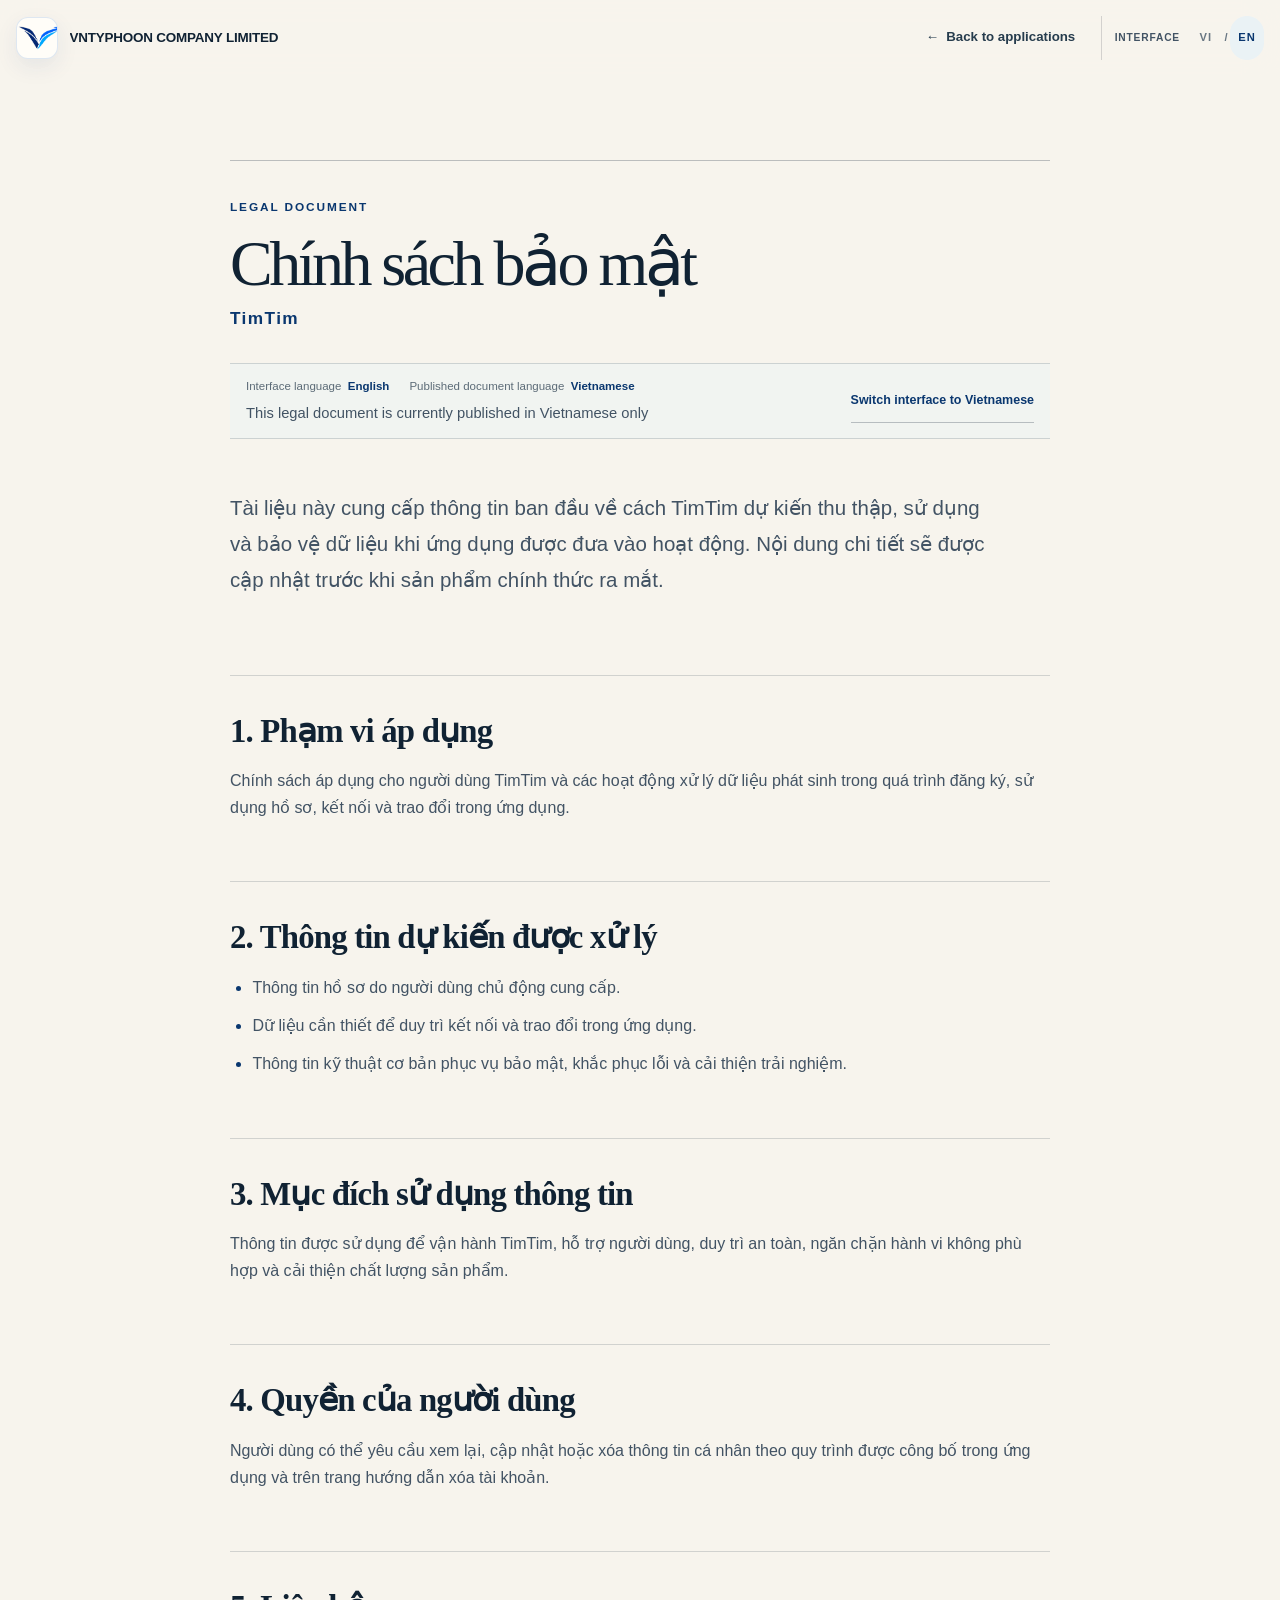
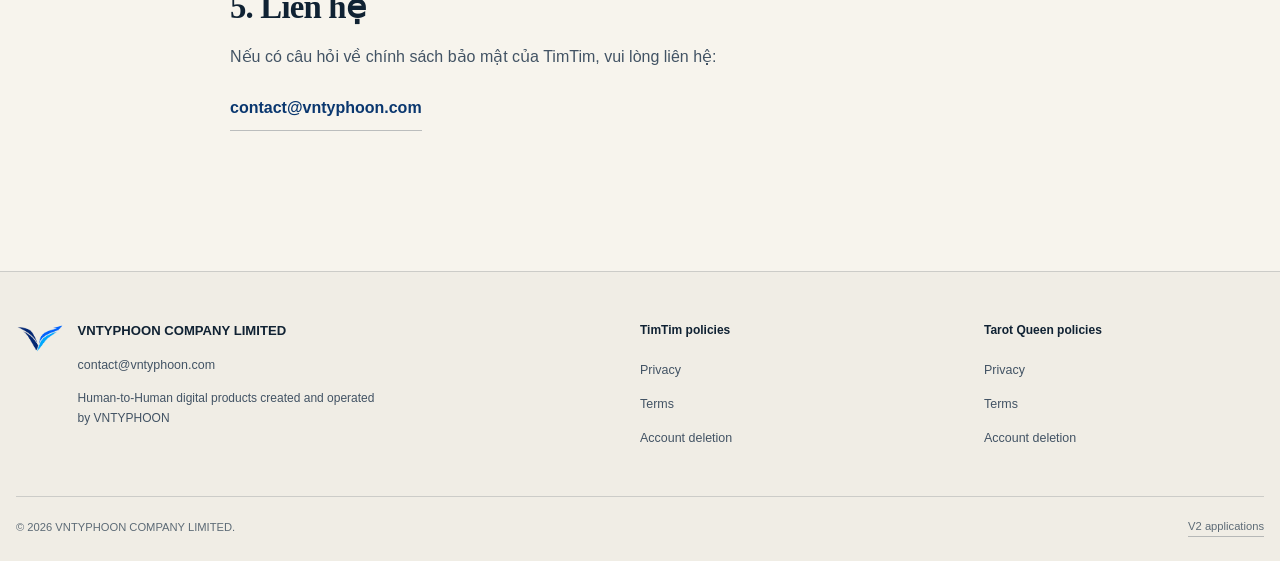
<file: timtim-privacy/index.html>
<!DOCTYPE html>
<html lang="vi">
<head>
  <meta charset="UTF-8" />
  <meta name="viewport" content="width=device-width, initial-scale=1" />
  <title>Chính sách bảo mật - TimTim</title>
  <meta name="description" content="Thông tin chính sách bảo mật dành cho ứng dụng TimTim do VNTYPHOON phát triển." />
  <meta name="theme-color" content="#f7f4ed" />
  <link rel="icon" href="/favicon.ico?v=20260719b" sizes="any" />
  <link rel="icon" type="image/png" sizes="32x32" href="/favicon-32x32.png?v=20260719b" />
  <link rel="icon" type="image/png" sizes="16x16" href="/favicon-16x16.png?v=20260719b" />
  <link rel="apple-touch-icon" sizes="180x180" href="/apple-touch-icon.png?v=20260719b" />
  <link rel="stylesheet" href="../policies/v2-policy.css" />
  <script src="../policies/v2-policy-locales.js" defer></script>
  <script src="../policies/v2-policy.js" defer></script>
</head>
<body>
  <a class="policy-skip-link" href="#policy-content" data-policy-i18n="skip.content"></a>
  <header class="policy-header" data-policy-shell-header></header>

  <main class="policy-main" id="policy-content">
    <div class="policy-shell">
      <aside class="policy-language-notice" data-policy-language-notice hidden>
        <strong data-policy-i18n="availability.title"></strong>
        <p data-policy-i18n="availability.body"></p>
      </aside>
      <article class="policy-card" lang="vi">
        <p class="policy-eyebrow">THÔNG TIN TIMTIM</p>
        <h1>Chính sách bảo mật - TimTim</h1>
        <p class="policy-intro">Tài liệu này cung cấp thông tin ban đầu về cách TimTim dự kiến thu thập, sử dụng và bảo vệ dữ liệu khi ứng dụng được đưa vào hoạt động. Nội dung chi tiết sẽ được cập nhật trước khi sản phẩm chính thức ra mắt.</p>

        <section class="policy-section">
          <h2>1. Phạm vi áp dụng</h2>
          <p>Chính sách áp dụng cho người dùng TimTim và các hoạt động xử lý dữ liệu phát sinh trong quá trình đăng ký, sử dụng hồ sơ, kết nối và trao đổi trong ứng dụng.</p>
        </section>

        <section class="policy-section">
          <h2>2. Thông tin dự kiến được xử lý</h2>
          <ul>
            <li>Thông tin hồ sơ do người dùng chủ động cung cấp.</li>
            <li>Dữ liệu cần thiết để duy trì kết nối và trao đổi trong ứng dụng.</li>
            <li>Thông tin kỹ thuật cơ bản phục vụ bảo mật, khắc phục lỗi và cải thiện trải nghiệm.</li>
          </ul>
        </section>

        <section class="policy-section">
          <h2>3. Mục đích sử dụng thông tin</h2>
          <p>Thông tin được sử dụng để vận hành TimTim, hỗ trợ người dùng, duy trì an toàn, ngăn chặn hành vi không phù hợp và cải thiện chất lượng sản phẩm.</p>
        </section>

        <section class="policy-section">
          <h2>4. Quyền của người dùng</h2>
          <p>Người dùng có thể yêu cầu xem lại, cập nhật hoặc xóa thông tin cá nhân theo quy trình được công bố trong ứng dụng và trên trang hướng dẫn xóa tài khoản.</p>
        </section>

        <section class="policy-section">
          <h2>5. Liên hệ</h2>
          <p>Nếu có câu hỏi về chính sách bảo mật của TimTim, vui lòng liên hệ:</p>
          <a class="policy-email" href="mailto:contact@vntyphoon.com">contact@vntyphoon.com</a>
        </section>
      </article>
    </div>
  </main>

  <footer class="policy-footer" data-policy-shell-footer></footer>
</body>
</html>
</file>
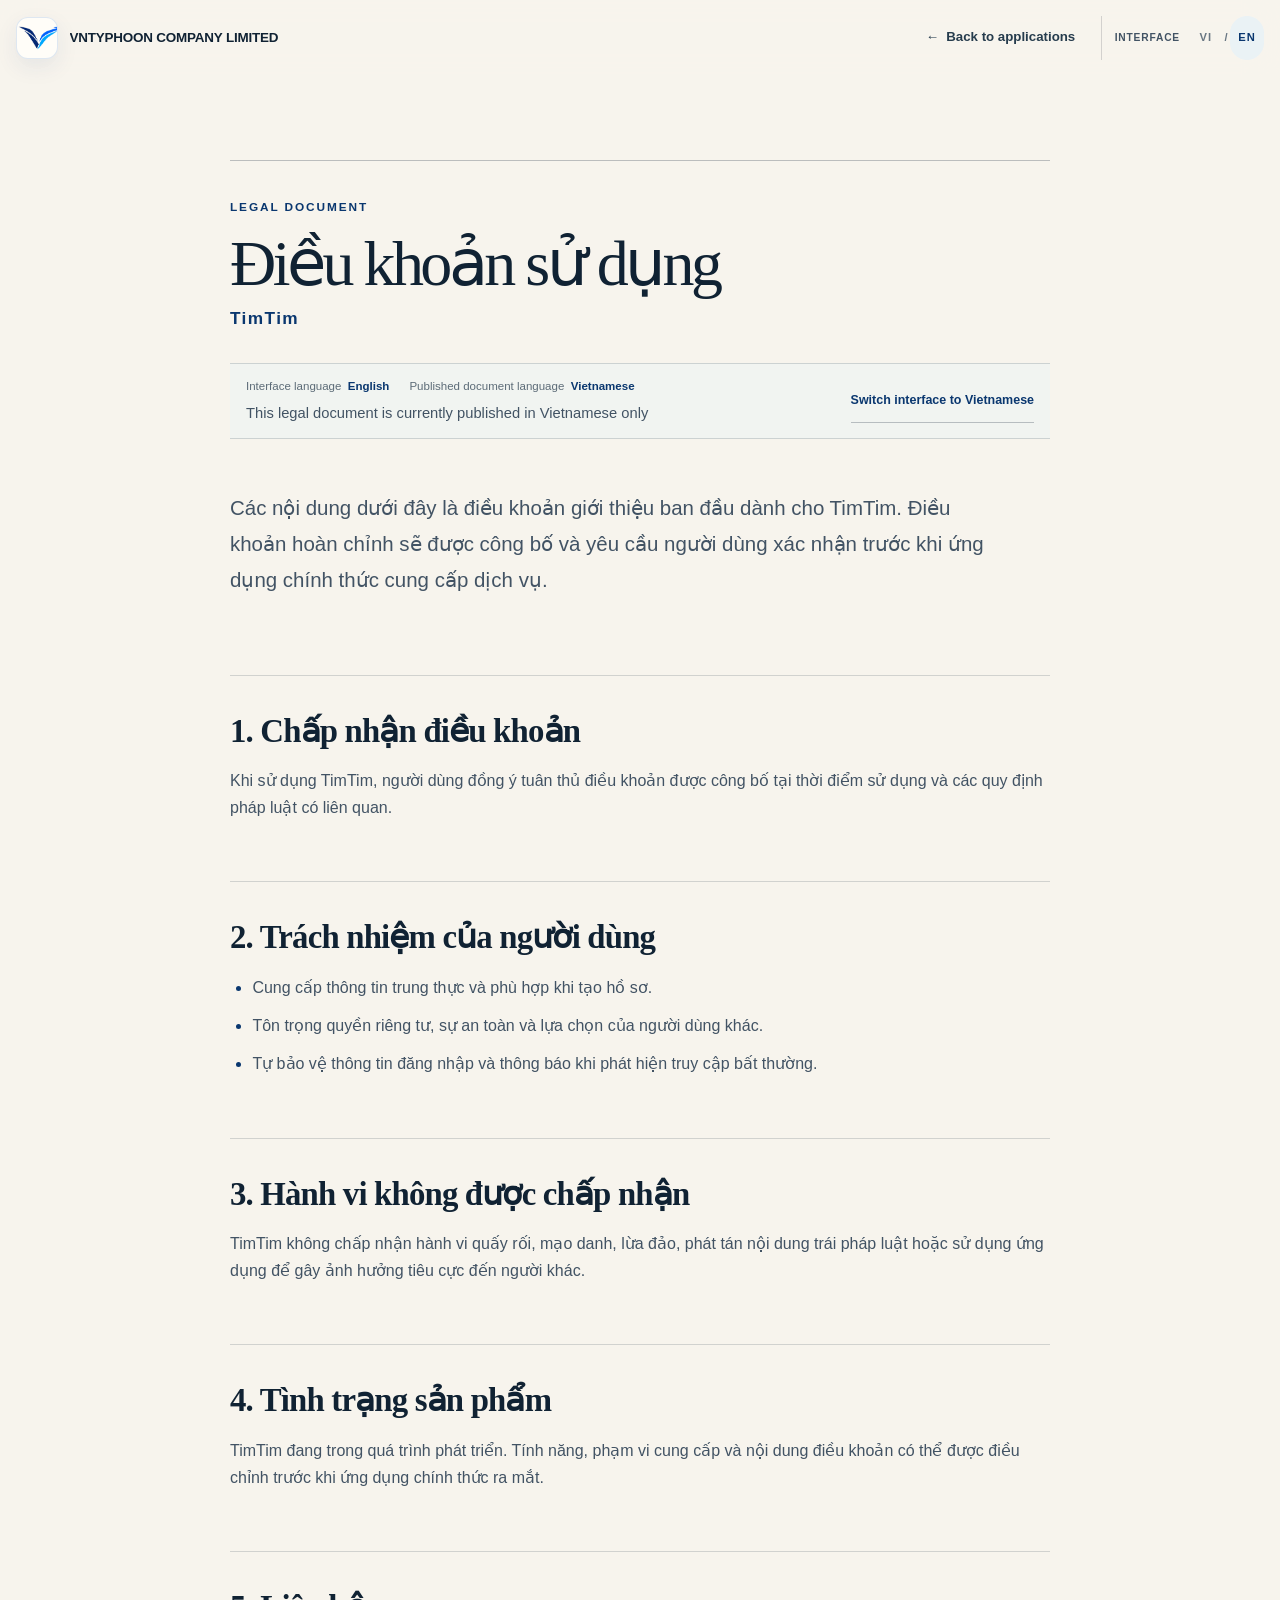
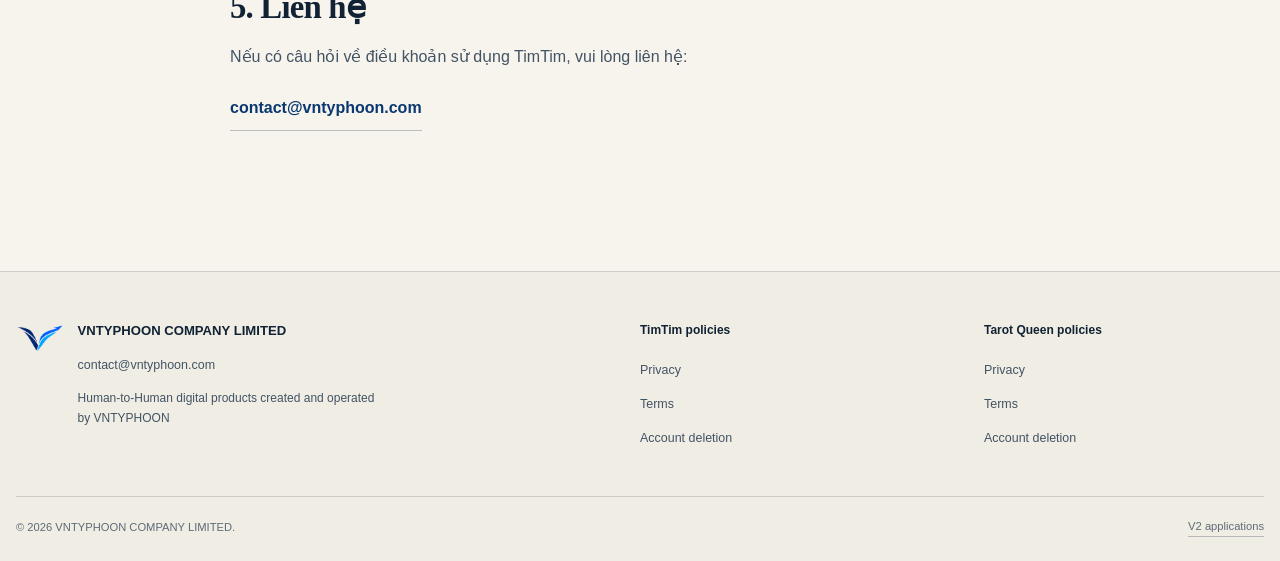
<file: timtim-terms/index.html>
<!DOCTYPE html>
<html lang="vi">
<head>
  <meta charset="UTF-8" />
  <meta name="viewport" content="width=device-width, initial-scale=1" />
  <title>Điều khoản sử dụng - TimTim</title>
  <meta name="description" content="Thông tin điều khoản sử dụng dành cho ứng dụng TimTim do VNTYPHOON phát triển." />
  <meta name="theme-color" content="#f7f4ed" />
  <link rel="icon" href="/favicon.ico?v=20260719b" sizes="any" />
  <link rel="icon" type="image/png" sizes="32x32" href="/favicon-32x32.png?v=20260719b" />
  <link rel="icon" type="image/png" sizes="16x16" href="/favicon-16x16.png?v=20260719b" />
  <link rel="apple-touch-icon" sizes="180x180" href="/apple-touch-icon.png?v=20260719b" />
  <link rel="stylesheet" href="../policies/v2-policy.css" />
  <script src="../policies/v2-policy-locales.js" defer></script>
  <script src="../policies/v2-policy.js" defer></script>
</head>
<body>
  <a class="policy-skip-link" href="#policy-content" data-policy-i18n="skip.content"></a>
  <header class="policy-header" data-policy-shell-header></header>

  <main class="policy-main" id="policy-content">
    <div class="policy-shell">
      <aside class="policy-language-notice" data-policy-language-notice hidden>
        <strong data-policy-i18n="availability.title"></strong>
        <p data-policy-i18n="availability.body"></p>
      </aside>
      <article class="policy-card" lang="vi">
        <p class="policy-eyebrow">THÔNG TIN TIMTIM</p>
        <h1>Điều khoản sử dụng - TimTim</h1>
        <p class="policy-intro">Các nội dung dưới đây là điều khoản giới thiệu ban đầu dành cho TimTim. Điều khoản hoàn chỉnh sẽ được công bố và yêu cầu người dùng xác nhận trước khi ứng dụng chính thức cung cấp dịch vụ.</p>

        <section class="policy-section">
          <h2>1. Chấp nhận điều khoản</h2>
          <p>Khi sử dụng TimTim, người dùng đồng ý tuân thủ điều khoản được công bố tại thời điểm sử dụng và các quy định pháp luật có liên quan.</p>
        </section>

        <section class="policy-section">
          <h2>2. Trách nhiệm của người dùng</h2>
          <ul>
            <li>Cung cấp thông tin trung thực và phù hợp khi tạo hồ sơ.</li>
            <li>Tôn trọng quyền riêng tư, sự an toàn và lựa chọn của người dùng khác.</li>
            <li>Tự bảo vệ thông tin đăng nhập và thông báo khi phát hiện truy cập bất thường.</li>
          </ul>
        </section>

        <section class="policy-section">
          <h2>3. Hành vi không được chấp nhận</h2>
          <p>TimTim không chấp nhận hành vi quấy rối, mạo danh, lừa đảo, phát tán nội dung trái pháp luật hoặc sử dụng ứng dụng để gây ảnh hưởng tiêu cực đến người khác.</p>
        </section>

        <section class="policy-section">
          <h2>4. Tình trạng sản phẩm</h2>
          <p>TimTim đang trong quá trình phát triển. Tính năng, phạm vi cung cấp và nội dung điều khoản có thể được điều chỉnh trước khi ứng dụng chính thức ra mắt.</p>
        </section>

        <section class="policy-section">
          <h2>5. Liên hệ</h2>
          <p>Nếu có câu hỏi về điều khoản sử dụng TimTim, vui lòng liên hệ:</p>
          <a class="policy-email" href="mailto:contact@vntyphoon.com">contact@vntyphoon.com</a>
        </section>
      </article>
    </div>
  </main>

  <footer class="policy-footer" data-policy-shell-footer></footer>
</body>
</html>
</file>
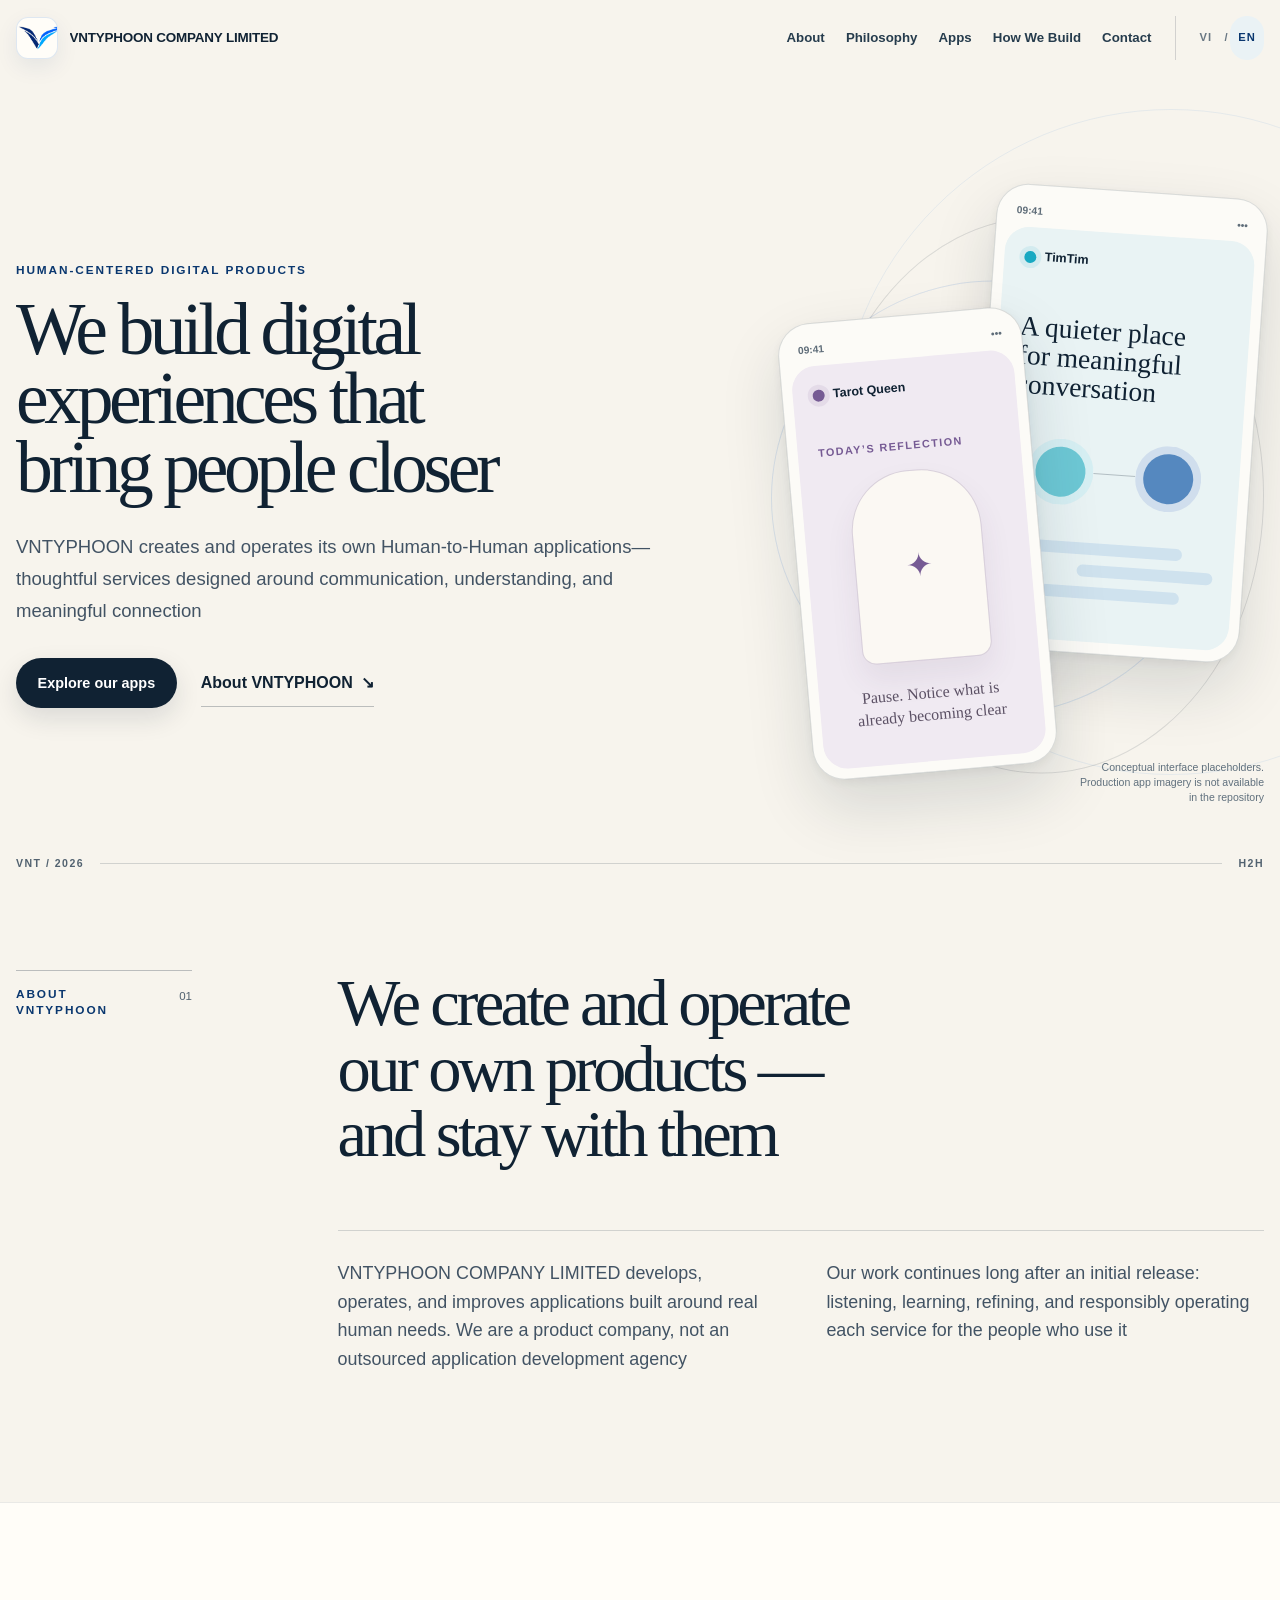
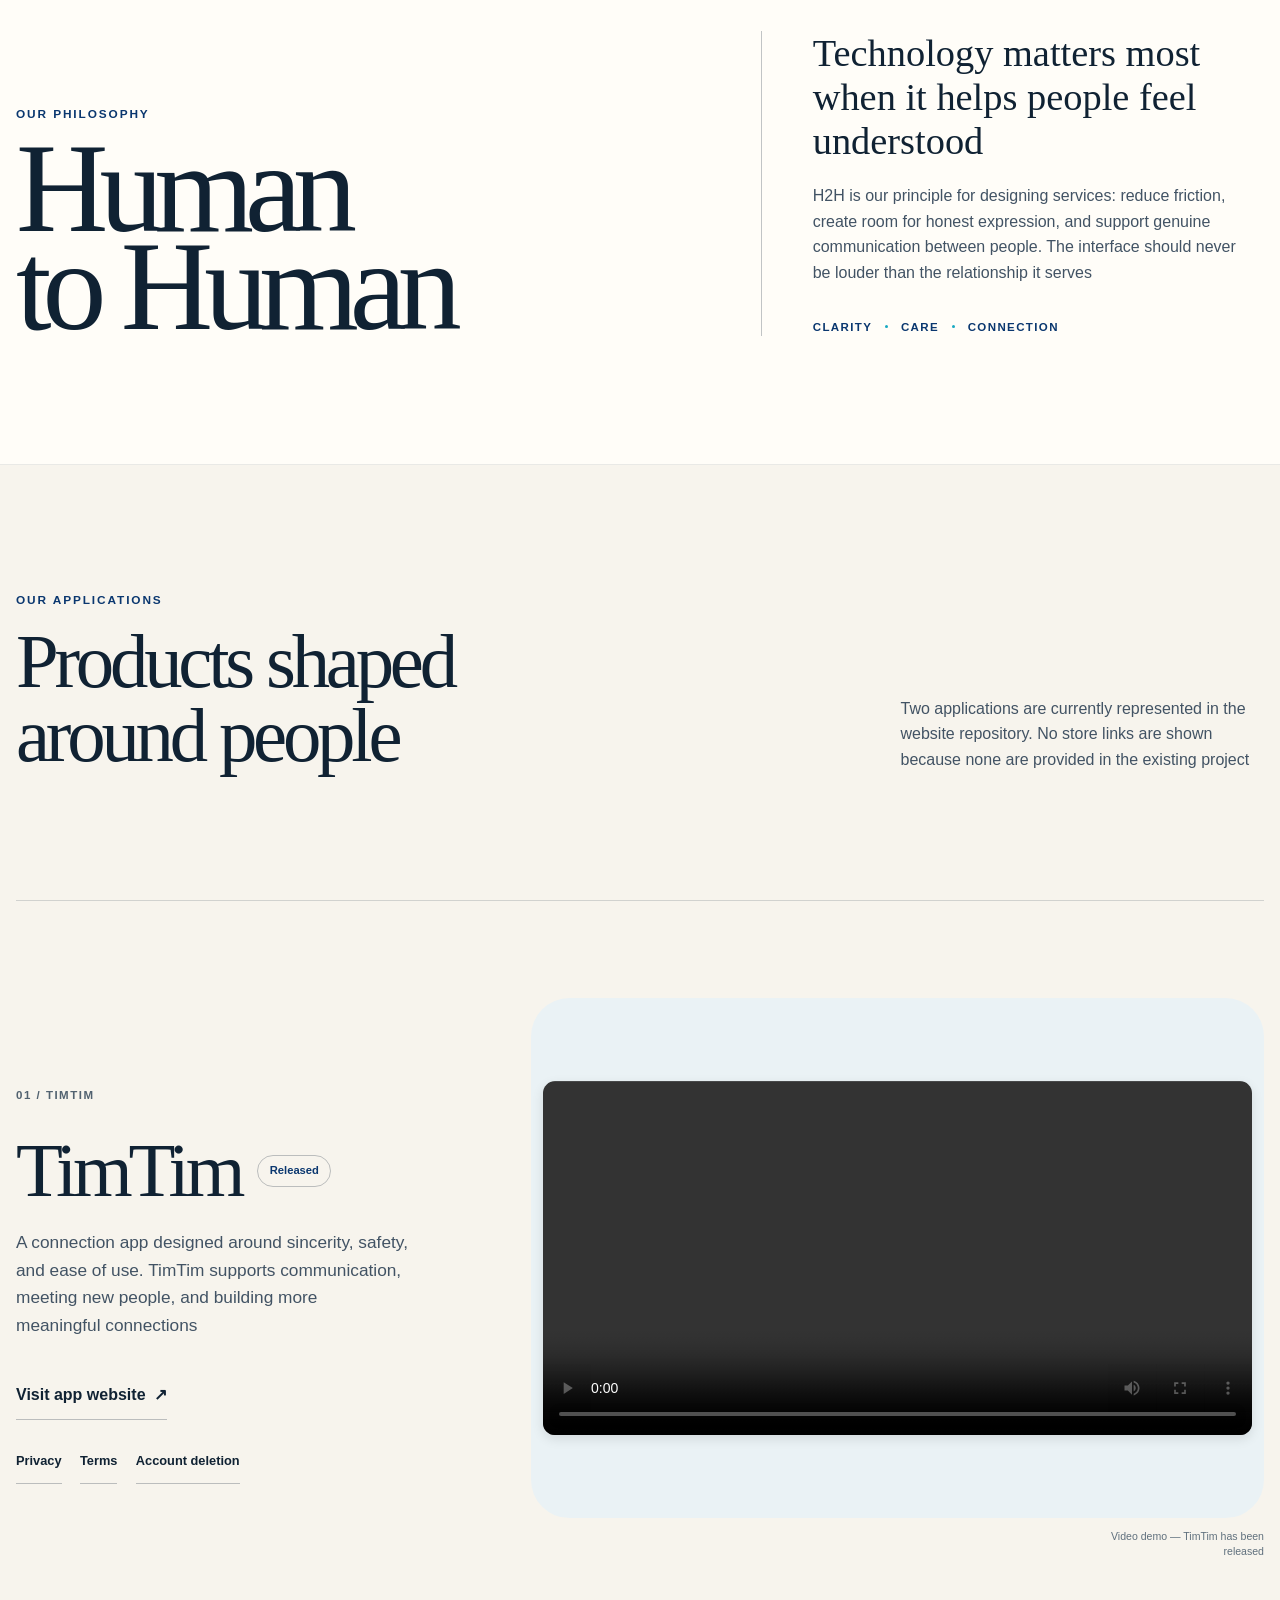
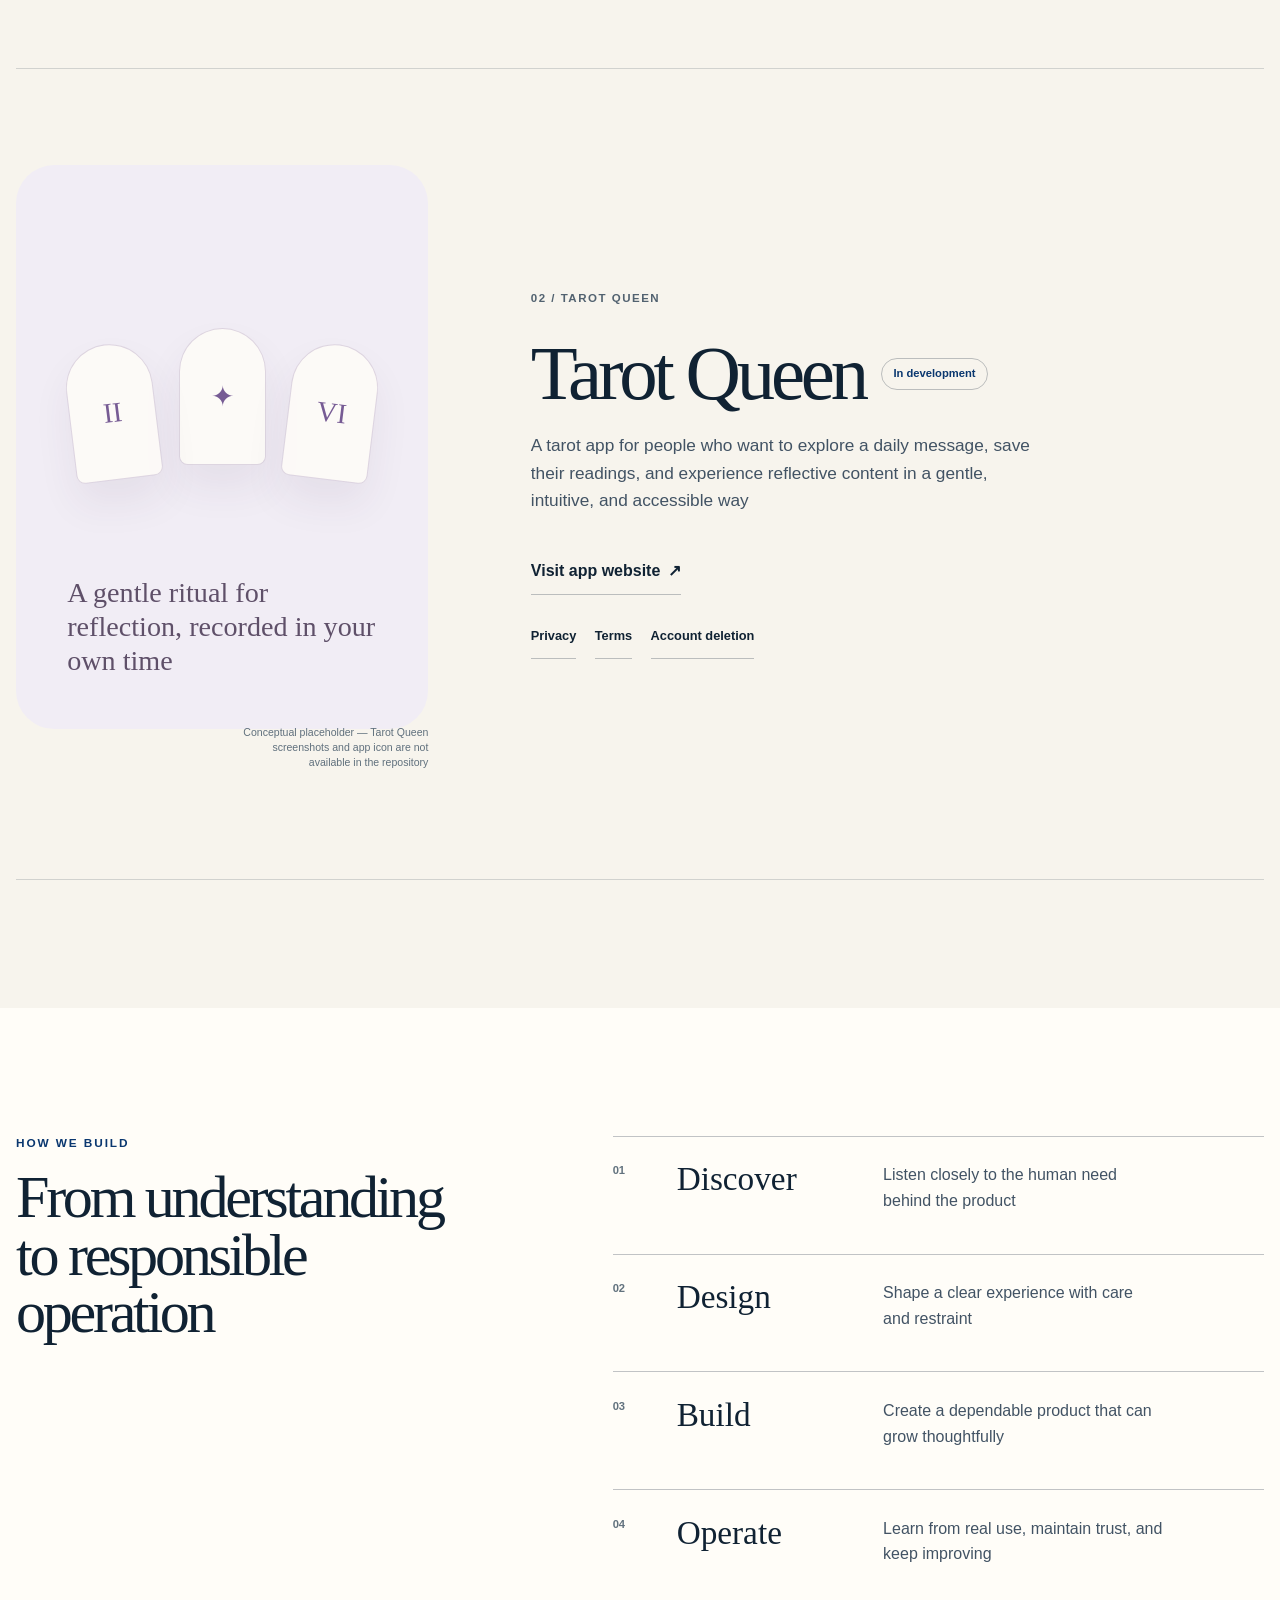
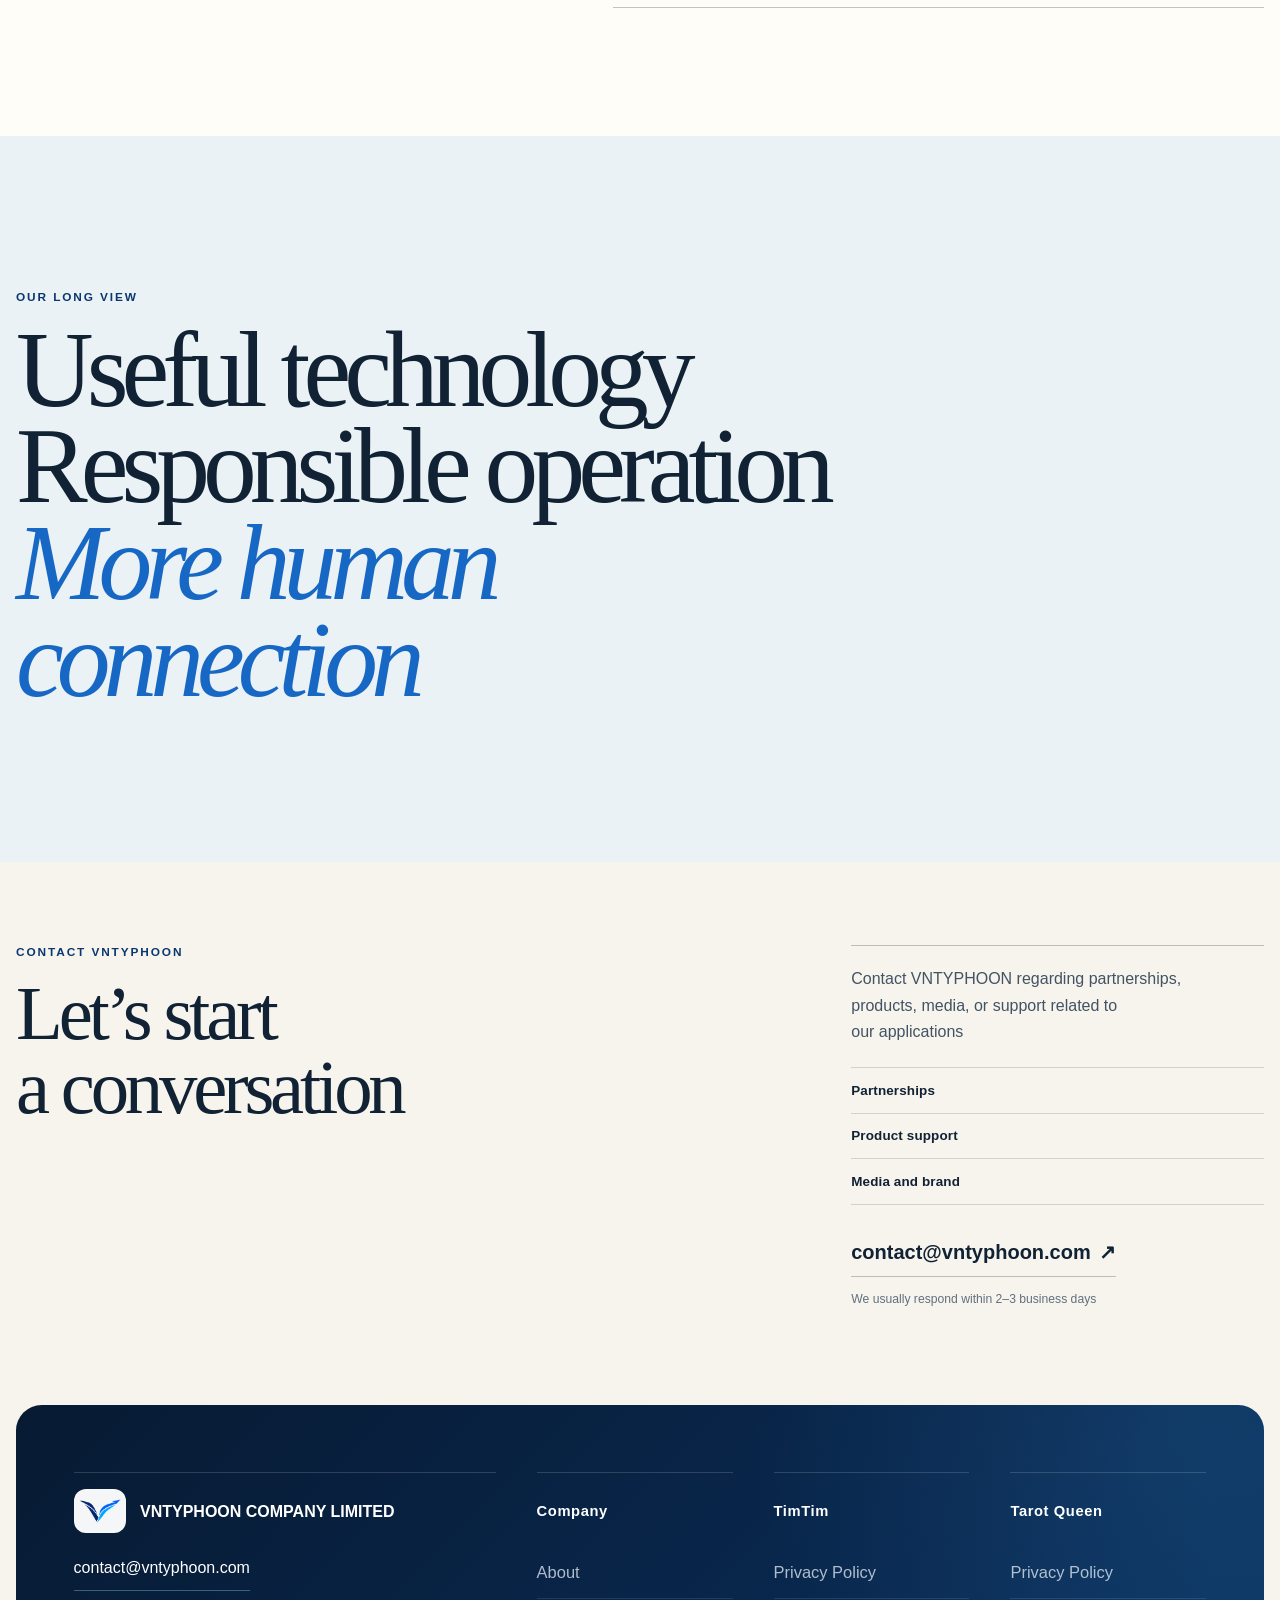
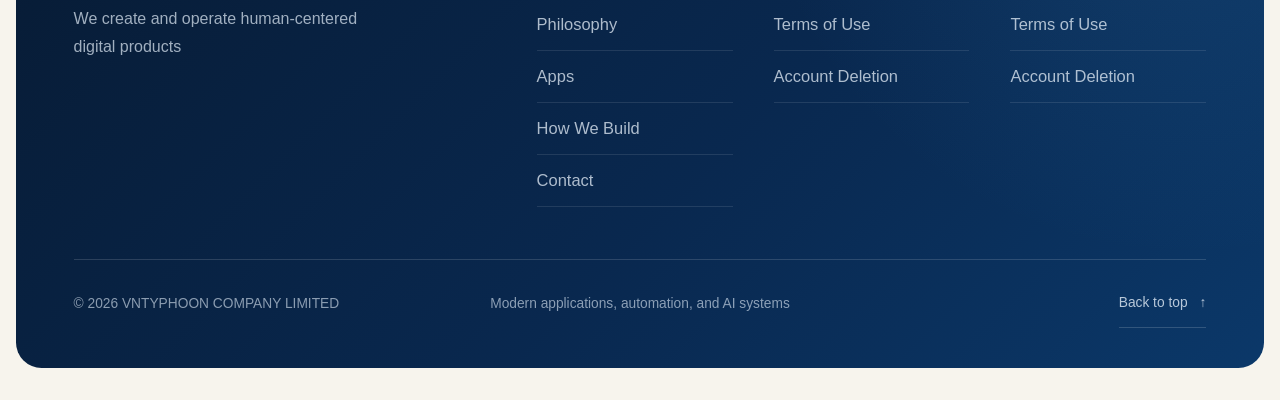
<file: v2/index.html>
<!DOCTYPE html>
<html lang="en">
<head>
  <meta charset="UTF-8" />
  <meta name="viewport" content="width=device-width, initial-scale=1" />
  <title>VNTYPHOON</title>
  <meta name="robots" content="noindex, follow" />
  <link rel="canonical" href="../" />
  <link rel="icon" href="/favicon.ico?v=20260719b" sizes="any" />
  <link rel="icon" type="image/png" sizes="32x32" href="/favicon-32x32.png?v=20260719b" />
  <link rel="icon" type="image/png" sizes="16x16" href="/favicon-16x16.png?v=20260719b" />
  <link rel="apple-touch-icon" sizes="180x180" href="/apple-touch-icon.png?v=20260719b" />
  <style>
    :root {
      color-scheme: light;
      font-family: Inter, Arial, sans-serif;
    }

    body {
      min-height: 100vh;
      display: grid;
      place-items: center;
      margin: 0;
      background: #f7f4ed;
      color: #102233;
    }

    main {
      width: min(100% - 2rem, 560px);
      text-align: center;
    }

    a {
      color: #075cb7;
      font-weight: 700;
      text-underline-offset: 0.25em;
    }

    a:focus-visible {
      outline: 3px solid #1476d4;
      outline-offset: 4px;
    }
  </style>
</head>
<body>
  <main aria-live="polite">
    <p>Đang chuyển đến trang chủ VNTYPHOON</p>
    <a href="../" data-compatibility-link>Tiếp tục đến trang chủ</a>
  </main>
  <script>
    (() => {
      const target = new URL("../", window.location.href);
      target.search = window.location.search;
      target.hash = window.location.hash;
      document.querySelector("[data-compatibility-link]").href = target.href;
      window.location.replace(target.href);
    })();
  </script>
</body>
</html>
</file>
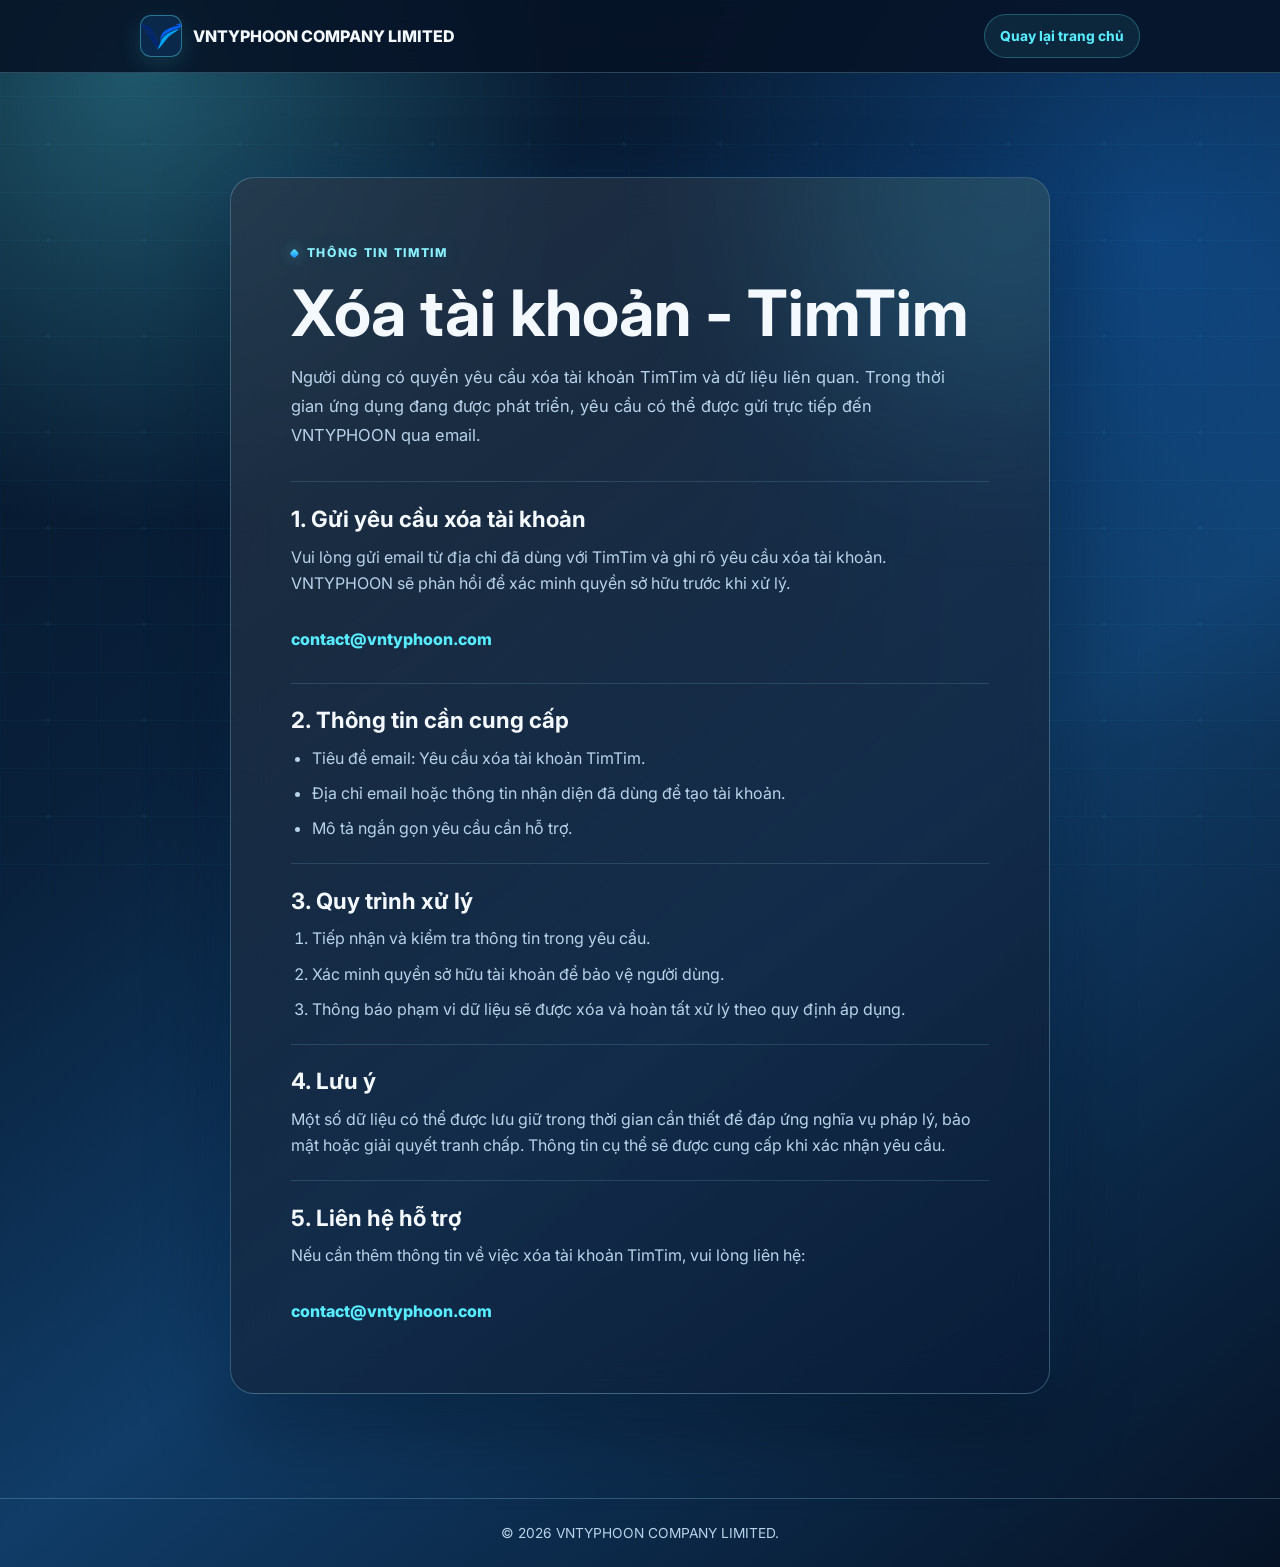
<file: policies/timtim-account-deletion.html>
<!DOCTYPE html>
<html lang="vi">
<head>
  <meta charset="UTF-8" />
  <meta name="viewport" content="width=device-width, initial-scale=1" />
  <title>Xóa tài khoản - TimTim</title>
  <meta name="description" content="Hướng dẫn gửi yêu cầu xóa tài khoản và dữ liệu liên quan đến ứng dụng TimTim." />
  <meta name="theme-color" content="#071426" />
  <link rel="preconnect" href="https://fonts.googleapis.com" />
  <link rel="preconnect" href="https://fonts.gstatic.com" crossorigin />
  <link href="https://fonts.googleapis.com/css2?family=Inter:wght@400;500;600;700;800&display=swap" rel="stylesheet" />
  <link rel="icon" type="image/png" href="../assets/favicon/vntyphoon-favicon-wing.png" />
  <link rel="stylesheet" href="timtim-policy.css" />
</head>
<body>
  <header class="policy-header">
    <div class="policy-container policy-nav">
      <a class="policy-brand" href="../index.html#top" aria-label="Trang chủ VNTYPHOON">
        <span class="policy-logo" aria-hidden="true"><img src="../assets/logo/vntyphoon-wing-v-transparent.png" alt="" /></span>
        <span>VNTYPHOON COMPANY LIMITED</span>
      </a>
      <a class="back-link" href="../index.html#apps">Quay lại trang chủ</a>
    </div>
  </header>

  <main class="policy-main">
    <div class="policy-container">
      <article class="policy-card">
        <p class="policy-eyebrow">THÔNG TIN TIMTIM</p>
        <h1>Xóa tài khoản - TimTim</h1>
        <p class="policy-intro">Người dùng có quyền yêu cầu xóa tài khoản TimTim và dữ liệu liên quan. Trong thời gian ứng dụng đang được phát triển, yêu cầu có thể được gửi trực tiếp đến VNTYPHOON qua email.</p>

        <section class="policy-section">
          <h2>1. Gửi yêu cầu xóa tài khoản</h2>
          <p>Vui lòng gửi email từ địa chỉ đã dùng với TimTim và ghi rõ yêu cầu xóa tài khoản. VNTYPHOON sẽ phản hồi để xác minh quyền sở hữu trước khi xử lý.</p>
          <a class="policy-email" href="mailto:contact@vntyphoon.com">contact@vntyphoon.com</a>
        </section>

        <section class="policy-section">
          <h2>2. Thông tin cần cung cấp</h2>
          <ul>
            <li>Tiêu đề email: Yêu cầu xóa tài khoản TimTim.</li>
            <li>Địa chỉ email hoặc thông tin nhận diện đã dùng để tạo tài khoản.</li>
            <li>Mô tả ngắn gọn yêu cầu cần hỗ trợ.</li>
          </ul>
        </section>

        <section class="policy-section">
          <h2>3. Quy trình xử lý</h2>
          <ol>
            <li>Tiếp nhận và kiểm tra thông tin trong yêu cầu.</li>
            <li>Xác minh quyền sở hữu tài khoản để bảo vệ người dùng.</li>
            <li>Thông báo phạm vi dữ liệu sẽ được xóa và hoàn tất xử lý theo quy định áp dụng.</li>
          </ol>
        </section>

        <section class="policy-section">
          <h2>4. Lưu ý</h2>
          <p>Một số dữ liệu có thể được lưu giữ trong thời gian cần thiết để đáp ứng nghĩa vụ pháp lý, bảo mật hoặc giải quyết tranh chấp. Thông tin cụ thể sẽ được cung cấp khi xác nhận yêu cầu.</p>
        </section>

        <section class="policy-section">
          <h2>5. Liên hệ hỗ trợ</h2>
          <p>Nếu cần thêm thông tin về việc xóa tài khoản TimTim, vui lòng liên hệ:</p>
          <a class="policy-email" href="mailto:contact@vntyphoon.com">contact@vntyphoon.com</a>
        </section>
      </article>
    </div>
  </main>

  <footer class="policy-footer">
    <div class="policy-container"><p>© 2026 VNTYPHOON COMPANY LIMITED.</p></div>
  </footer>
</body>
</html>
</file>
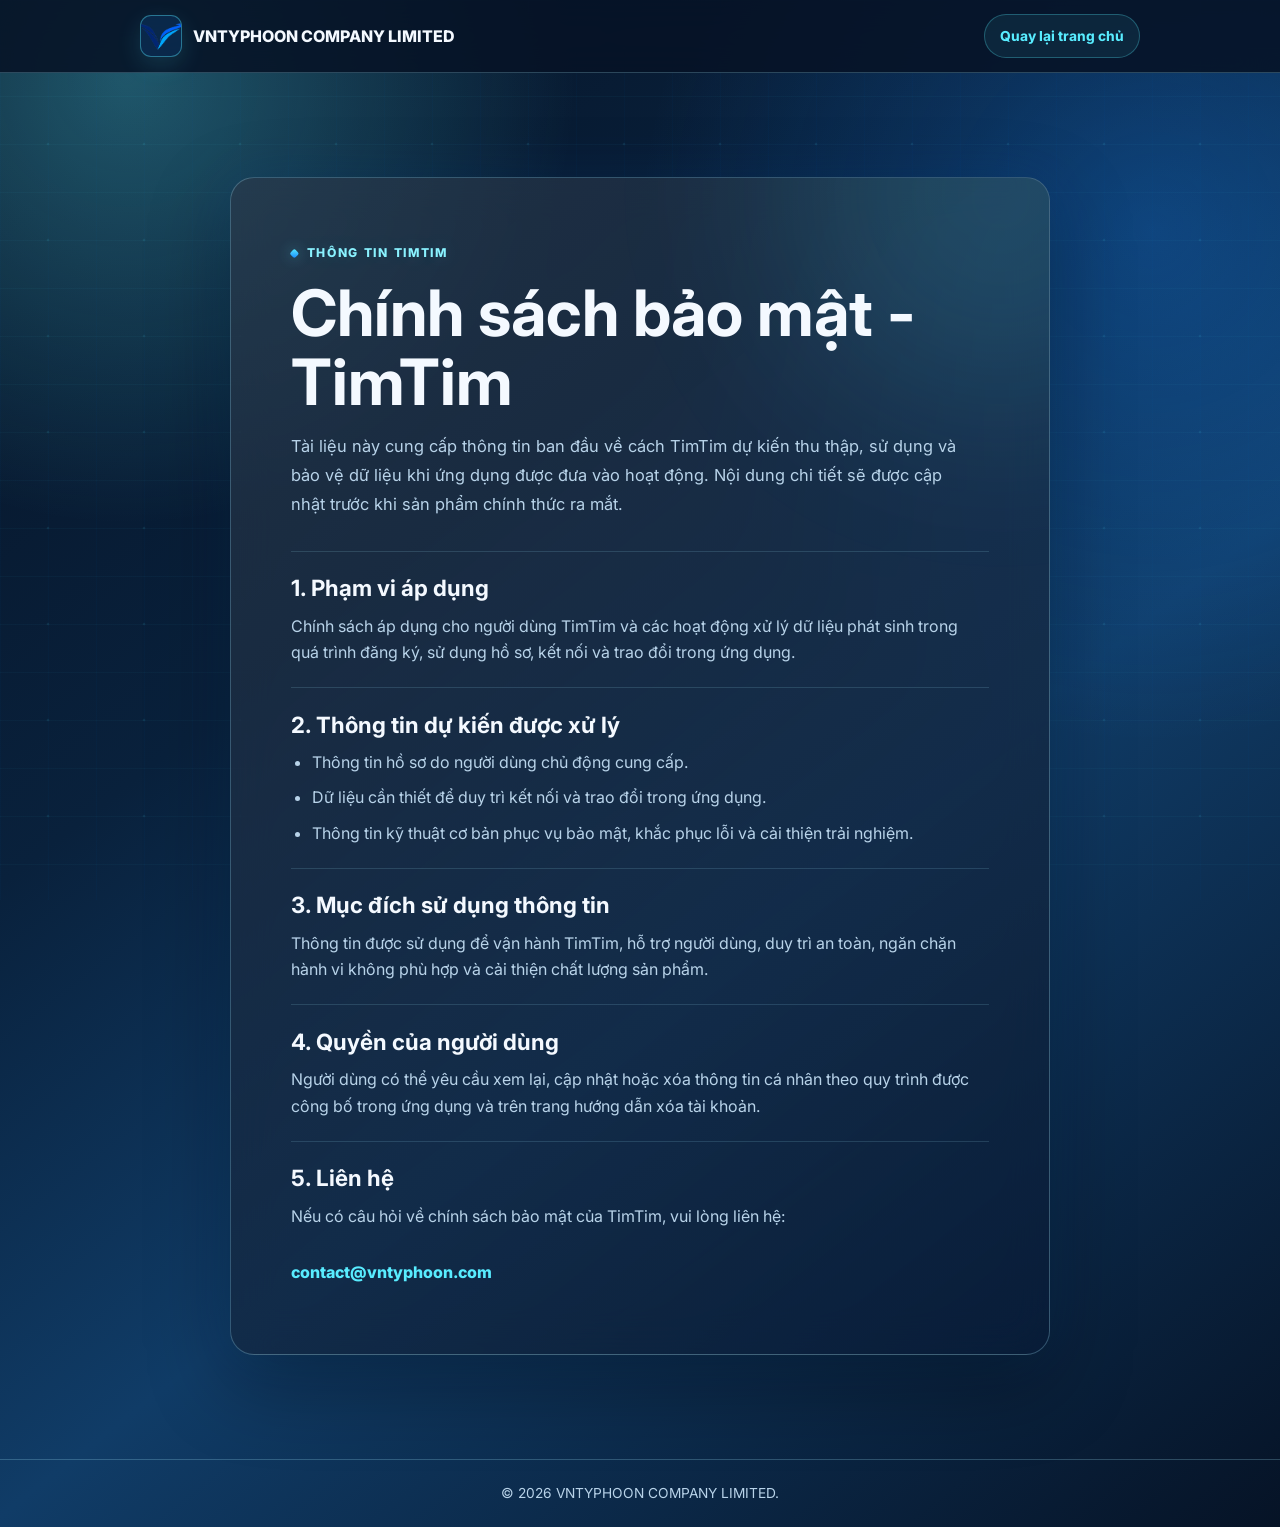
<file: policies/timtim-privacy.html>
<!DOCTYPE html>
<html lang="vi">
<head>
  <meta charset="UTF-8" />
  <meta name="viewport" content="width=device-width, initial-scale=1" />
  <title>Chính sách bảo mật - TimTim</title>
  <meta name="description" content="Thông tin chính sách bảo mật dành cho ứng dụng TimTim do VNTYPHOON phát triển." />
  <meta name="theme-color" content="#071426" />
  <link rel="preconnect" href="https://fonts.googleapis.com" />
  <link rel="preconnect" href="https://fonts.gstatic.com" crossorigin />
  <link href="https://fonts.googleapis.com/css2?family=Inter:wght@400;500;600;700;800&display=swap" rel="stylesheet" />
  <link rel="icon" type="image/png" href="../assets/favicon/vntyphoon-favicon-wing.png" />
  <link rel="stylesheet" href="timtim-policy.css" />
</head>
<body>
  <header class="policy-header">
    <div class="policy-container policy-nav">
      <a class="policy-brand" href="../index.html#top" aria-label="Trang chủ VNTYPHOON">
        <span class="policy-logo" aria-hidden="true"><img src="../assets/logo/vntyphoon-wing-v-transparent.png" alt="" /></span>
        <span>VNTYPHOON COMPANY LIMITED</span>
      </a>
      <a class="back-link" href="../index.html#apps">Quay lại trang chủ</a>
    </div>
  </header>

  <main class="policy-main">
    <div class="policy-container">
      <article class="policy-card">
        <p class="policy-eyebrow">THÔNG TIN TIMTIM</p>
        <h1>Chính sách bảo mật - TimTim</h1>
        <p class="policy-intro">Tài liệu này cung cấp thông tin ban đầu về cách TimTim dự kiến thu thập, sử dụng và bảo vệ dữ liệu khi ứng dụng được đưa vào hoạt động. Nội dung chi tiết sẽ được cập nhật trước khi sản phẩm chính thức ra mắt.</p>

        <section class="policy-section">
          <h2>1. Phạm vi áp dụng</h2>
          <p>Chính sách áp dụng cho người dùng TimTim và các hoạt động xử lý dữ liệu phát sinh trong quá trình đăng ký, sử dụng hồ sơ, kết nối và trao đổi trong ứng dụng.</p>
        </section>

        <section class="policy-section">
          <h2>2. Thông tin dự kiến được xử lý</h2>
          <ul>
            <li>Thông tin hồ sơ do người dùng chủ động cung cấp.</li>
            <li>Dữ liệu cần thiết để duy trì kết nối và trao đổi trong ứng dụng.</li>
            <li>Thông tin kỹ thuật cơ bản phục vụ bảo mật, khắc phục lỗi và cải thiện trải nghiệm.</li>
          </ul>
        </section>

        <section class="policy-section">
          <h2>3. Mục đích sử dụng thông tin</h2>
          <p>Thông tin được sử dụng để vận hành TimTim, hỗ trợ người dùng, duy trì an toàn, ngăn chặn hành vi không phù hợp và cải thiện chất lượng sản phẩm.</p>
        </section>

        <section class="policy-section">
          <h2>4. Quyền của người dùng</h2>
          <p>Người dùng có thể yêu cầu xem lại, cập nhật hoặc xóa thông tin cá nhân theo quy trình được công bố trong ứng dụng và trên trang hướng dẫn xóa tài khoản.</p>
        </section>

        <section class="policy-section">
          <h2>5. Liên hệ</h2>
          <p>Nếu có câu hỏi về chính sách bảo mật của TimTim, vui lòng liên hệ:</p>
          <a class="policy-email" href="mailto:contact@vntyphoon.com">contact@vntyphoon.com</a>
        </section>
      </article>
    </div>
  </main>

  <footer class="policy-footer">
    <div class="policy-container"><p>© 2026 VNTYPHOON COMPANY LIMITED.</p></div>
  </footer>
</body>
</html>
</file>
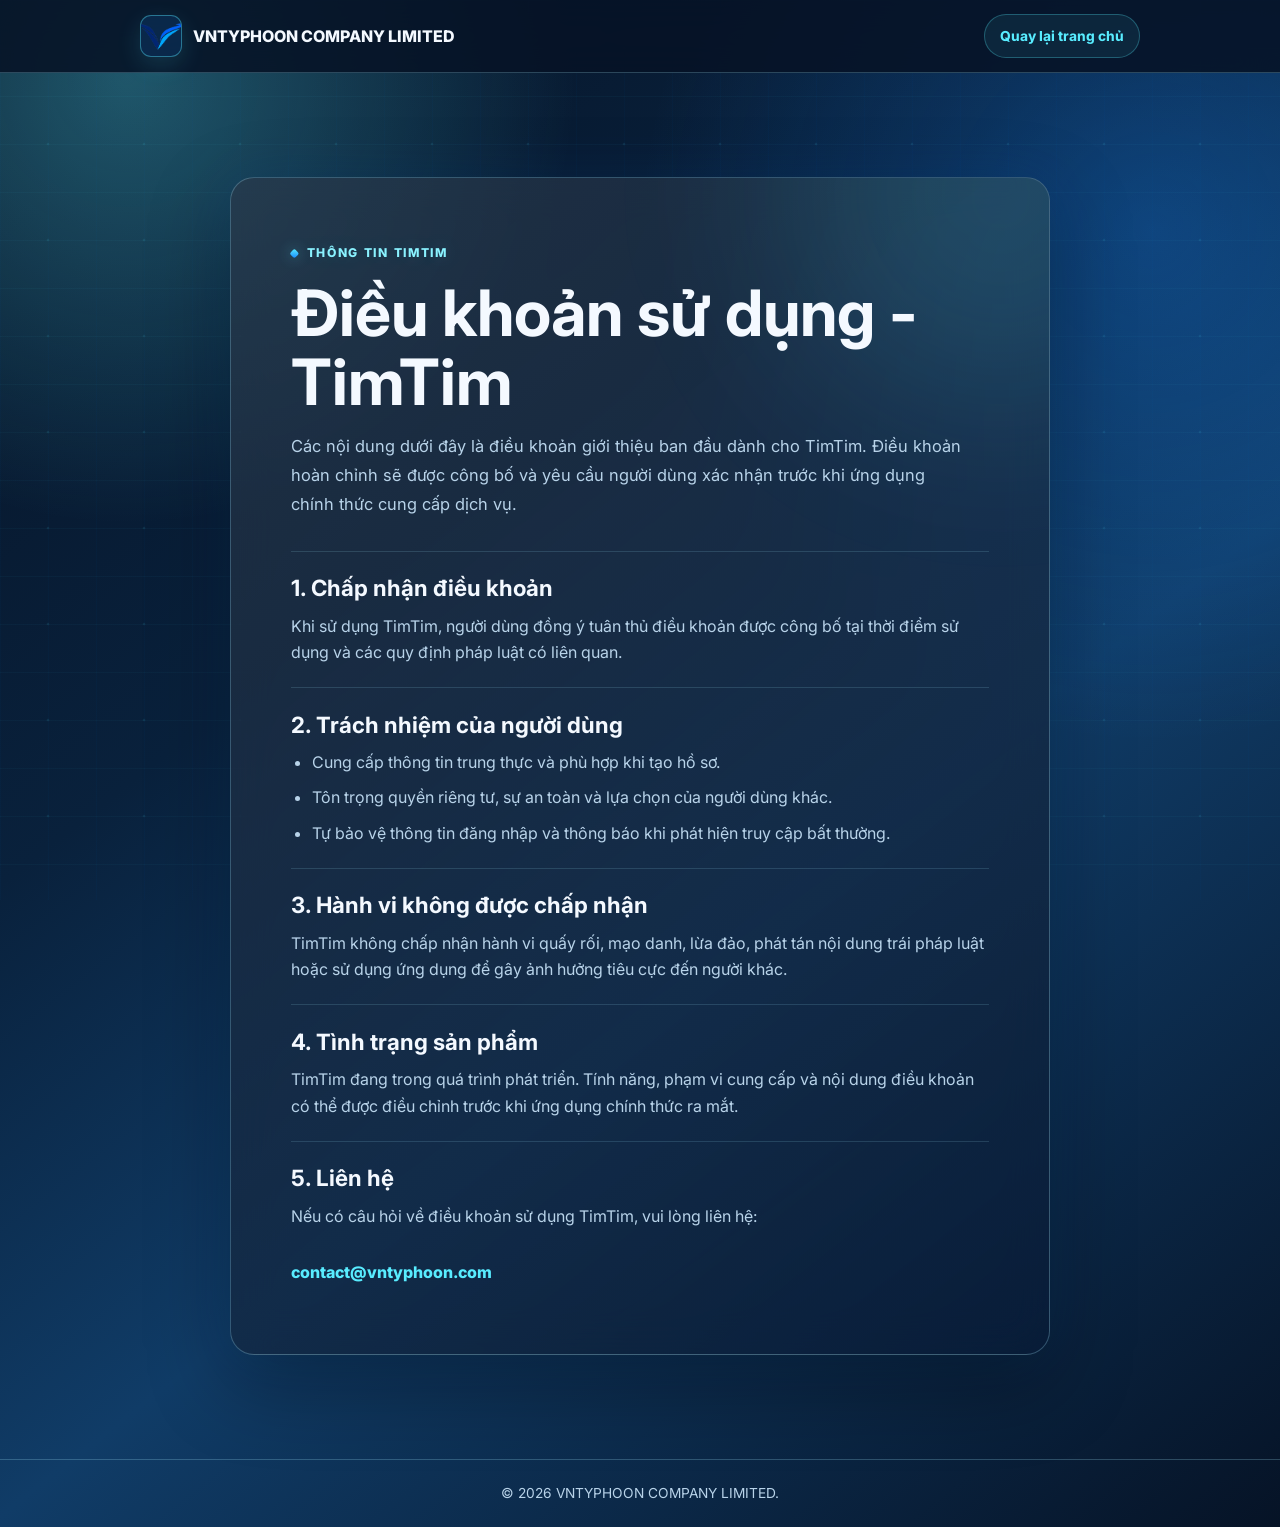
<file: policies/timtim-terms.html>
<!DOCTYPE html>
<html lang="vi">
<head>
  <meta charset="UTF-8" />
  <meta name="viewport" content="width=device-width, initial-scale=1" />
  <title>Điều khoản sử dụng - TimTim</title>
  <meta name="description" content="Thông tin điều khoản sử dụng dành cho ứng dụng TimTim do VNTYPHOON phát triển." />
  <meta name="theme-color" content="#071426" />
  <link rel="preconnect" href="https://fonts.googleapis.com" />
  <link rel="preconnect" href="https://fonts.gstatic.com" crossorigin />
  <link href="https://fonts.googleapis.com/css2?family=Inter:wght@400;500;600;700;800&display=swap" rel="stylesheet" />
  <link rel="icon" type="image/png" href="../assets/favicon/vntyphoon-favicon-wing.png" />
  <link rel="stylesheet" href="timtim-policy.css" />
</head>
<body>
  <header class="policy-header">
    <div class="policy-container policy-nav">
      <a class="policy-brand" href="../index.html#top" aria-label="Trang chủ VNTYPHOON">
        <span class="policy-logo" aria-hidden="true"><img src="../assets/logo/vntyphoon-wing-v-transparent.png" alt="" /></span>
        <span>VNTYPHOON COMPANY LIMITED</span>
      </a>
      <a class="back-link" href="../index.html#apps">Quay lại trang chủ</a>
    </div>
  </header>

  <main class="policy-main">
    <div class="policy-container">
      <article class="policy-card">
        <p class="policy-eyebrow">THÔNG TIN TIMTIM</p>
        <h1>Điều khoản sử dụng - TimTim</h1>
        <p class="policy-intro">Các nội dung dưới đây là điều khoản giới thiệu ban đầu dành cho TimTim. Điều khoản hoàn chỉnh sẽ được công bố và yêu cầu người dùng xác nhận trước khi ứng dụng chính thức cung cấp dịch vụ.</p>

        <section class="policy-section">
          <h2>1. Chấp nhận điều khoản</h2>
          <p>Khi sử dụng TimTim, người dùng đồng ý tuân thủ điều khoản được công bố tại thời điểm sử dụng và các quy định pháp luật có liên quan.</p>
        </section>

        <section class="policy-section">
          <h2>2. Trách nhiệm của người dùng</h2>
          <ul>
            <li>Cung cấp thông tin trung thực và phù hợp khi tạo hồ sơ.</li>
            <li>Tôn trọng quyền riêng tư, sự an toàn và lựa chọn của người dùng khác.</li>
            <li>Tự bảo vệ thông tin đăng nhập và thông báo khi phát hiện truy cập bất thường.</li>
          </ul>
        </section>

        <section class="policy-section">
          <h2>3. Hành vi không được chấp nhận</h2>
          <p>TimTim không chấp nhận hành vi quấy rối, mạo danh, lừa đảo, phát tán nội dung trái pháp luật hoặc sử dụng ứng dụng để gây ảnh hưởng tiêu cực đến người khác.</p>
        </section>

        <section class="policy-section">
          <h2>4. Tình trạng sản phẩm</h2>
          <p>TimTim đang trong quá trình phát triển. Tính năng, phạm vi cung cấp và nội dung điều khoản có thể được điều chỉnh trước khi ứng dụng chính thức ra mắt.</p>
        </section>

        <section class="policy-section">
          <h2>5. Liên hệ</h2>
          <p>Nếu có câu hỏi về điều khoản sử dụng TimTim, vui lòng liên hệ:</p>
          <a class="policy-email" href="mailto:contact@vntyphoon.com">contact@vntyphoon.com</a>
        </section>
      </article>
    </div>
  </main>

  <footer class="policy-footer">
    <div class="policy-container"><p>© 2026 VNTYPHOON COMPANY LIMITED.</p></div>
  </footer>
</body>
</html>
</file>
<file: styles.css>
:root {
  --paper: #f7f4ed;
  --paper-strong: #fffdf8;
  --paper-blue: #eaf2f5;
  --paper-violet: #f1edf5;
  --ink: #102233;
  --ink-soft: #425364;
  --line: rgba(16, 34, 51, 0.16);
  --line-strong: rgba(16, 34, 51, 0.26);
  --blue: #1767c5;
  --blue-deep: #0a376f;
  --cyan: #18a9c2;
  --violet: #765b94;
  --shell: 1320px;
  --header-height: 76px;
  --font-display: "Iowan Old Style", "Palatino Linotype", "Book Antiqua", Palatino, Georgia, serif;
  --font-sans: Inter, ui-sans-serif, -apple-system, BlinkMacSystemFont, "Segoe UI", sans-serif;
  --ease: cubic-bezier(0.22, 1, 0.36, 1);
}

*,
*::before,
*::after {
  box-sizing: border-box;
}

html {
  min-width: 320px;
  background: var(--paper);
  scroll-behavior: smooth;
}

body {
  min-width: 320px;
  margin: 0;
  overflow-x: clip;
  color: var(--ink);
  background: var(--paper);
  font-family: var(--font-sans);
  font-size: 1rem;
  line-height: 1.6;
  text-rendering: optimizeLegibility;
  -webkit-font-smoothing: antialiased;
}

body.nav-open {
  overflow: hidden;
}

img,
svg {
  display: block;
  max-width: 100%;
}

a {
  color: inherit;
  text-decoration: none;
}

button,
a {
  -webkit-tap-highlight-color: transparent;
}

button {
  color: inherit;
  font: inherit;
}

p,
h1,
h2,
h3,
figure {
  margin-top: 0;
}

h1,
h2,
h3 {
  text-wrap: balance;
}

:lang(vi),
:lang(en) {
  word-break: normal;
  overflow-wrap: normal;
  hyphens: none;
}

:lang(ko) {
  word-break: keep-all;
  overflow-wrap: normal;
  hyphens: none;
}

[data-i18n-lines] {
  word-break: normal;
  overflow-wrap: normal;
  hyphens: none;
  text-wrap: balance;
}

[data-i18n-lines] > .editorial-line {
  display: block;
}

:focus-visible {
  outline: 3px solid #1476d4;
  outline-offset: 4px;
}

.skip-link {
  position: fixed;
  top: 0.75rem;
  left: 0.75rem;
  z-index: 100;
  transform: translateY(-180%);
  border-radius: 999px;
  background: var(--ink);
  padding: 0.75rem 1rem;
  color: white;
  font-weight: 700;
  transition: transform 180ms ease;
}

.skip-link:focus {
  transform: translateY(0);
}

.shell {
  width: min(calc(100% - 2rem), var(--shell));
  margin-inline: auto;
}

.kicker {
  margin-bottom: 1rem;
  color: var(--blue-deep);
  font-size: 0.74rem;
  font-weight: 800;
  letter-spacing: 0.16em;
  line-height: 1.35;
  text-transform: uppercase;
}

.section {
  padding-block: clamp(5.5rem, 10vw, 10rem);
}

.about,
.philosophy,
.apps,
.build,
.contact,
.site-footer {
  scroll-margin-top: calc(var(--header-height) + 1.5rem);
}

.site-header {
  position: sticky;
  top: 0;
  z-index: 50;
  height: var(--header-height);
  border-bottom: 1px solid transparent;
  background: rgba(247, 244, 237, 0);
  transition: background 220ms ease, border-color 220ms ease, box-shadow 220ms ease;
}

.site-header.is-scrolled,
.site-header.is-menu-open {
  border-color: rgba(16, 34, 51, 0.1);
  background: rgba(247, 244, 237, 0.94);
  box-shadow: 0 8px 28px rgba(16, 34, 51, 0.04);
  backdrop-filter: blur(16px);
  -webkit-backdrop-filter: blur(16px);
}

.header-inner {
  position: relative;
  height: 100%;
  display: flex;
  align-items: center;
  justify-content: space-between;
  gap: 1.5rem;
  min-width: 0;
}

.brand {
  min-width: 0;
  max-width: calc(100% - 64px);
  display: inline-flex;
  align-items: center;
  gap: 0.72rem;
}

.brand-mark {
  width: 42px;
  height: 42px;
  display: grid;
  place-items: center;
  flex: 0 0 auto;
  border: 1px solid rgba(23, 103, 197, 0.14);
  border-radius: 12px;
  background: var(--paper-strong);
  box-shadow: 0 8px 22px rgba(10, 55, 111, 0.08);
  overflow: hidden;
}

.brand-mark img {
  width: 47px;
  height: 36px;
  max-width: none;
  object-fit: contain;
}

.brand-name {
  overflow: hidden;
  font-size: clamp(0.72rem, 1.05vw, 0.88rem);
  font-weight: 800;
  letter-spacing: -0.015em;
  line-height: 1;
  text-overflow: ellipsis;
  white-space: nowrap;
}

.primary-nav {
  display: flex;
  align-items: center;
  gap: clamp(0.85rem, 1.65vw, 1.8rem);
}

.primary-nav a {
  position: relative;
  min-height: 44px;
  display: inline-flex;
  align-items: center;
  color: #263c4d;
  font-size: 0.83rem;
  font-weight: 700;
}

.language-selector {
  min-height: 44px;
  display: inline-flex;
  align-items: center;
  gap: 0.1rem;
  margin-left: 0.15rem;
  border-left: 1px solid var(--line);
  padding-left: clamp(0.55rem, 1vw, 1rem);
  color: #697783;
  font-size: 0.7rem;
  font-weight: 800;
  letter-spacing: 0.08em;
}

.language-selector button {
  min-width: 34px;
  min-height: 44px;
  border: 0;
  border-radius: 999px;
  background: transparent;
  padding: 0.25rem 0.4rem;
  color: inherit;
  cursor: pointer;
  font-size: inherit;
  font-weight: inherit;
  letter-spacing: inherit;
  transition: background 180ms ease, color 180ms ease;
}

.language-selector button:hover,
.language-selector button:focus-visible {
  color: var(--blue-deep);
}

.language-selector button.is-active {
  background: var(--paper-blue);
  color: var(--blue-deep);
}

.primary-nav a::after {
  content: "";
  position: absolute;
  right: 0;
  bottom: 7px;
  left: 0;
  height: 1px;
  background: var(--blue);
  transform: scaleX(0);
  transform-origin: right;
  transition: transform 200ms var(--ease);
}

.primary-nav a:hover::after,
.primary-nav a:focus-visible::after,
.primary-nav a.is-active::after {
  transform: scaleX(1);
  transform-origin: left;
}

.nav-toggle {
  position: relative;
  z-index: 2;
  min-width: 48px;
  min-height: 44px;
  display: none;
  align-items: center;
  justify-content: center;
  gap: 0.6rem;
  border: 1px solid var(--line);
  border-radius: 999px;
  background: var(--paper-strong);
  padding: 0.55rem 0.78rem;
  cursor: pointer;
  font-size: 0.75rem;
  font-weight: 800;
  flex: 0 0 auto;
}

.nav-toggle-lines {
  width: 16px;
  display: grid;
  gap: 4px;
}

.nav-toggle-lines i {
  width: 100%;
  height: 1px;
  display: block;
  background: currentColor;
  transition: transform 180ms ease;
}

.nav-toggle[aria-expanded="true"] .nav-toggle-lines i:first-child {
  transform: translateY(2.5px) rotate(45deg);
}

.nav-toggle[aria-expanded="true"] .nav-toggle-lines i:last-child {
  transform: translateY(-2.5px) rotate(-45deg);
}

.hero {
  position: relative;
  min-height: max(760px, calc(100dvh - var(--header-height)));
  display: flex;
  flex-direction: column;
  justify-content: space-between;
  padding: clamp(3.5rem, 7vw, 7.25rem) 0 1.75rem;
  overflow: hidden;
}

.hero::before {
  content: "";
  position: absolute;
  top: 4%;
  right: -14rem;
  width: min(52vw, 48rem);
  aspect-ratio: 1;
  border: 1px solid rgba(23, 103, 197, 0.08);
  border-radius: 50%;
  pointer-events: none;
}

.hero-grid {
  display: grid;
  grid-template-columns: minmax(0, 1.2fr) minmax(400px, 0.8fr);
  align-items: center;
  gap: clamp(2rem, 4vw, 4.5rem);
}

.hero-grid > * {
  min-width: 0;
}

.hero-copy {
  position: relative;
  z-index: 2;
  max-width: 820px;
}

.hero h1 {
  max-width: 100%;
  margin-bottom: 1.8rem;
  font-family: var(--font-display);
  font-size: clamp(4.2rem, 5.75vw, 6.5rem);
  font-weight: 500;
  letter-spacing: -0.06em;
  line-height: 0.94;
  text-wrap: balance;
}

@media (min-width: 981px) {
  .hero h1 > .editorial-line {
    white-space: nowrap;
  }
}

.hero-intro {
  max-width: 62ch;
  margin-bottom: 2rem;
  color: var(--ink-soft);
  font-size: clamp(1.02rem, 1.45vw, 1.22rem);
  line-height: 1.7;
  text-wrap: pretty;
}

.hero-actions {
  display: flex;
  flex-wrap: wrap;
  align-items: center;
  gap: 1rem 1.5rem;
}

.button {
  min-height: 50px;
  display: inline-flex;
  align-items: center;
  justify-content: center;
  border-radius: 999px;
  padding: 0.78rem 1.35rem;
  font-size: 0.9rem;
  font-weight: 800;
  transition: transform 180ms var(--ease), background 180ms ease, box-shadow 180ms ease;
}

.button-primary {
  background: var(--ink);
  color: white;
  box-shadow: 0 10px 26px rgba(16, 34, 51, 0.12);
}

.button-primary:hover,
.button-primary:focus-visible {
  background: var(--blue-deep);
  box-shadow: 0 14px 32px rgba(10, 55, 111, 0.18);
  transform: translateY(-2px);
}

.text-link,
.email-link {
  min-height: 48px;
  display: inline-flex;
  align-items: center;
  gap: 0.5rem;
  border-bottom: 1px solid var(--line-strong);
  font-weight: 800;
  transition: border-color 180ms ease, color 180ms ease;
}

.text-link:hover,
.text-link:focus-visible,
.email-link:hover,
.email-link:focus-visible {
  border-color: var(--blue);
  color: var(--blue);
}

.hero-visual {
  --drift-y: 0px;
  position: relative;
  width: min(100%, 590px);
  min-width: 0;
  max-width: 100%;
  height: 640px;
  margin: 0 auto;
}

.editorial-orbit {
  position: absolute;
  border: 1px solid rgba(16, 34, 51, 0.12);
  border-radius: 50%;
}

.orbit-one {
  inset: 8% 0 5% 7%;
}

.orbit-two {
  inset: 18% 10% 14% -3%;
  border-color: rgba(23, 103, 197, 0.13);
}

.phone {
  position: absolute;
  overflow: hidden;
  border: 1px solid rgba(16, 34, 51, 0.15);
  border-radius: 32px;
  background: #fcfbf7;
  padding: 0.65rem;
  box-shadow: 0 28px 64px rgba(16, 34, 51, 0.14), 0 3px 12px rgba(16, 34, 51, 0.06);
}

.phone-timtim {
  top: 4%;
  right: 2%;
  width: 272px;
  transform: rotate(4deg);
}

.phone-tarot {
  bottom: 5%;
  left: 2%;
  width: 245px;
  transform: rotate(-5deg);
}

.phone-bar {
  height: 32px;
  display: flex;
  align-items: center;
  justify-content: space-between;
  padding: 0 0.55rem;
  color: #5f6d79;
  font-size: 0.64rem;
  font-weight: 700;
}

.phone-screen {
  min-height: 410px;
  border-radius: 24px;
  background: #e9f3f4;
  padding: 1.25rem;
}

.phone-tarot .phone-screen {
  min-height: 365px;
  background: #f0eaf2;
}

.app-mini-brand {
  display: flex;
  align-items: center;
  gap: 0.5rem;
  font-size: 0.78rem;
}

.app-dot {
  width: 12px;
  height: 12px;
  display: inline-block;
  border-radius: 50%;
}

.timtim-dot {
  background: var(--cyan);
  box-shadow: 0 0 0 5px rgba(24, 169, 194, 0.1);
}

.tarot-dot {
  background: var(--violet);
  box-shadow: 0 0 0 5px rgba(118, 91, 148, 0.1);
}

.phone-lead {
  max-width: 12.5ch;
  margin: 2.8rem 0 2.3rem;
  font-family: var(--font-display);
  font-size: 1.72rem;
  line-height: 1.05;
}

.profile-pair {
  display: flex;
  align-items: center;
  justify-content: center;
  margin-bottom: 2.25rem;
}

.profile-pair span {
  width: 66px;
  height: 66px;
  display: block;
  border: 8px solid rgba(255, 255, 255, 0.72);
  border-radius: 50%;
  background: #6dc8d5;
}

.profile-pair span:last-child {
  background: #5588bf;
}

.profile-pair i {
  width: 42px;
  height: 1px;
  display: block;
  background: rgba(16, 34, 51, 0.25);
}

.message-lines {
  display: grid;
  gap: 0.65rem;
}

.message-lines i {
  width: 85%;
  height: 12px;
  display: block;
  border-radius: 999px;
  background: rgba(23, 103, 197, 0.12);
}

.message-lines i:nth-child(2) {
  width: 65%;
  margin-left: auto;
}

.phone-overline {
  margin: 2.4rem 0 1rem;
  color: var(--violet);
  font-size: 0.68rem;
  font-weight: 800;
  letter-spacing: 0.13em;
  text-transform: uppercase;
}

.tarot-card-symbol {
  width: 130px;
  aspect-ratio: 0.68;
  display: grid;
  place-items: center;
  margin: 0 auto 1.35rem;
  border: 1px solid rgba(118, 91, 148, 0.25);
  border-radius: 60px 60px 14px 14px;
  background: #fbf8f3;
  box-shadow: 0 16px 30px rgba(71, 46, 91, 0.08);
  color: var(--violet);
  font-size: 2rem;
}

.phone-note {
  color: #5b5064;
  font-family: var(--font-display);
  font-size: 1rem;
  line-height: 1.35;
  text-align: center;
}

.hero-visual figcaption,
.app-visual figcaption {
  position: absolute;
  right: 0;
  bottom: 0;
  max-width: 32ch;
  margin: 0;
  color: #60707d;
  font-size: 0.66rem;
  line-height: 1.45;
  text-align: right;
}

.hero-index {
  display: flex;
  align-items: center;
  gap: 1rem;
  margin-top: 3rem;
  color: #526270;
  font-size: 0.66rem;
  font-weight: 800;
  letter-spacing: 0.14em;
}

.hero-index i {
  height: 1px;
  flex: 1;
  background: var(--line);
}

.about.section {
  padding-top: clamp(3.5rem, 5.5vw, 5.25rem);
}

.editorial-split {
  display: grid;
  grid-template-columns: repeat(12, minmax(0, 1fr));
  column-gap: clamp(1.5rem, 3vw, 3.5rem);
}

.section-label {
  grid-column: 1 / span 2;
  display: flex;
  align-items: flex-start;
  justify-content: space-between;
  gap: 1rem;
  border-top: 1px solid var(--line-strong);
  padding-top: 1rem;
}

.editorial-content {
  grid-column: 4 / -1;
  min-width: 0;
}

.section-label .kicker {
  margin: 0;
}

.section-label > span {
  color: #526270;
  font-size: 0.72rem;
}

.statement {
  max-width: 19ch;
  margin-bottom: clamp(2.5rem, 5vw, 4.5rem);
  font-family: var(--font-display);
  font-size: clamp(3.1rem, 5.2vw, 5.8rem);
  font-weight: 500;
  letter-spacing: -0.055em;
  line-height: 0.98;
  text-wrap: balance;
}

.two-column-copy {
  display: grid;
  grid-template-columns: repeat(2, minmax(0, 1fr));
  gap: clamp(2.5rem, 4vw, 3.5rem);
  border-top: 1px solid var(--line);
  padding-top: 1.75rem;
}

.two-column-copy p {
  max-width: 50ch;
  margin: 0;
  color: var(--ink-soft);
  font-size: clamp(1rem, 1.4vw, 1.15rem);
  text-wrap: pretty;
}

.philosophy {
  border-block: 1px solid rgba(16, 34, 51, 0.09);
  background: var(--paper-strong);
}

.philosophy-layout {
  display: grid;
  grid-template-columns: minmax(0, 0.9fr) minmax(300px, 0.72fr);
  align-items: end;
  gap: clamp(3rem, 9vw, 10rem);
}

.philosophy-title h2 {
  margin: 0;
  font-family: var(--font-display);
  font-size: clamp(4.5rem, 10vw, 10rem);
  font-weight: 500;
  letter-spacing: -0.07em;
  line-height: 0.77;
}

.philosophy-copy {
  border-left: 1px solid var(--line-strong);
  padding-left: clamp(1.5rem, 4vw, 4rem);
}

.philosophy-lead {
  margin-bottom: 1.25rem;
  font-family: var(--font-display);
  font-size: clamp(1.7rem, 3vw, 2.7rem);
  line-height: 1.15;
}

.philosophy-copy > p:not(.philosophy-lead) {
  max-width: 49ch;
  color: var(--ink-soft);
  text-wrap: pretty;
}

.principle-line {
  display: flex;
  align-items: center;
  gap: 0.8rem;
  margin-top: 2rem;
  color: var(--blue-deep);
  font-size: 0.72rem;
  font-weight: 800;
  letter-spacing: 0.12em;
  text-transform: uppercase;
}

.principle-line i {
  width: 3px;
  height: 3px;
  display: block;
  border-radius: 50%;
  background: var(--cyan);
}

.apps-heading {
  display: grid;
  grid-template-columns: minmax(0, 1fr) minmax(280px, 0.45fr);
  align-items: end;
  gap: clamp(2rem, 6vw, 6rem);
  margin-bottom: clamp(5rem, 10vw, 9rem);
}

.apps-heading h2,
.build-heading h2,
.contact h2 {
  max-width: 13ch;
  margin-bottom: 0;
  font-family: var(--font-display);
  font-size: clamp(3.1rem, 6vw, 6rem);
  font-weight: 500;
  letter-spacing: -0.055em;
  line-height: 0.96;
  text-wrap: balance;
}

.apps-heading > p {
  max-width: 45ch;
  margin: 0;
  color: var(--ink-soft);
  text-wrap: pretty;
}

.app-story {
  display: grid;
  grid-template-columns: minmax(300px, 0.72fr) minmax(0, 1.28fr);
  align-items: center;
  gap: clamp(2.5rem, 8vw, 8rem);
  padding-block: clamp(4rem, 8vw, 7.5rem);
  border-top: 1px solid var(--line);
}

.app-story:last-child {
  border-bottom: 1px solid var(--line);
}

.app-tarot .app-copy {
  order: 2;
}

.app-number {
  margin-bottom: 2rem;
  color: #526270;
  font-size: 0.72rem;
  font-weight: 800;
  letter-spacing: 0.13em;
  text-transform: uppercase;
}

.app-title-line {
  display: flex;
  flex-wrap: wrap;
  align-items: center;
  gap: 0.9rem 1rem;
  margin-bottom: 1.5rem;
}

.app-title-line h3 {
  margin: 0;
  font-family: var(--font-display);
  font-size: clamp(3.2rem, 6vw, 6.5rem);
  font-weight: 500;
  letter-spacing: -0.055em;
  line-height: 0.9;
}

.timtim-title-link {
  border-radius: 0.08em;
  transition: color 180ms ease;
}

.timtim-title-link:hover,
.timtim-title-link:focus-visible {
  color: var(--blue);
}

.tarot-title-link {
  border-radius: 0.08em;
  transition: color 180ms ease;
}

.tarot-title-link:hover,
.tarot-title-link:focus-visible {
  color: var(--blue);
}

.app-title-line span {
  border: 1px solid var(--line-strong);
  border-radius: 999px;
  padding: 0.38rem 0.72rem;
  color: var(--blue-deep);
  font-size: 0.7rem;
  font-weight: 800;
  white-space: nowrap;
}

.app-description {
  max-width: 54ch;
  margin-bottom: 2rem;
  color: var(--ink-soft);
  font-size: clamp(1rem, 1.35vw, 1.15rem);
  text-wrap: pretty;
}

.timtim-website-action {
  margin-bottom: 1.25rem;
}

.tarot-website-action {
  margin-bottom: 1.25rem;
}

.app-policy-links {
  display: flex;
  flex-wrap: wrap;
  gap: 0.5rem 1.15rem;
}

.app-policy-links a {
  min-height: 44px;
  display: inline-flex;
  align-items: center;
  border-bottom: 1px solid var(--line-strong);
  font-size: 0.8rem;
  font-weight: 800;
  transition: color 180ms ease, border-color 180ms ease;
}

.app-policy-links a:hover,
.app-policy-links a:focus-visible {
  border-color: var(--blue);
  color: var(--blue);
}

.app-visual {
  --drift-y: 0px;
  position: relative;
  min-width: 0;
  margin: 0;
  padding-bottom: 2.6rem;
}

.timtim-visual-link {
  display: block;
  border-radius: clamp(22px, 3vw, 42px);
}

.timtim-visual-link:focus-visible {
  outline-color: var(--blue);
  outline-offset: 5px;
}

.tarot-visual-link {
  display: block;
  border-radius: clamp(22px, 3vw, 42px);
}

.tarot-visual-link:focus-visible {
  outline-color: var(--blue);
  outline-offset: 5px;
}

.visual-window {
  min-height: 520px;
  display: flex;
  flex-direction: column;
  justify-content: space-between;
  overflow: hidden;
  border-radius: clamp(22px, 3vw, 42px);
  padding: clamp(1.5rem, 4vw, 3.5rem);
}

.timtim-visual .visual-window {
  background: var(--paper-blue);
}

.tarot-visual .visual-window {
  background: var(--paper-violet);
}

.visual-heading {
  display: flex;
  align-items: center;
  gap: 0.65rem;
  font-size: 0.85rem;
}

.connection-map {
  display: flex;
  align-items: center;
  justify-content: center;
  margin-block: 3rem;
}

.connection-map span {
  width: clamp(72px, 9vw, 112px);
  aspect-ratio: 1;
  display: block;
  border: clamp(8px, 1vw, 13px) solid rgba(255, 255, 255, 0.72);
  border-radius: 50%;
  background: #56b8c9;
}

.connection-map span:nth-of-type(2) {
  background: #5a82b7;
}

.connection-map span:nth-of-type(3) {
  background: #8dc8bf;
}

.connection-map i {
  width: clamp(18px, 4vw, 58px);
  height: 1px;
  display: block;
  background: rgba(16, 34, 51, 0.22);
}

.conversation-card {
  max-width: 410px;
  border-top: 1px solid rgba(16, 34, 51, 0.19);
  padding-top: 1rem;
}

.conversation-card small {
  display: block;
  margin-bottom: 0.5rem;
  color: #517181;
  font-size: 0.65rem;
  font-weight: 800;
  letter-spacing: 0.12em;
  text-transform: uppercase;
}

.conversation-card strong {
  max-width: 16ch;
  display: block;
  font-family: var(--font-display);
  font-size: clamp(1.5rem, 2.5vw, 2.45rem);
  font-weight: 500;
  line-height: 1.1;
}

.tarot-spread {
  min-height: 360px;
  display: flex;
  align-items: center;
  justify-content: center;
  gap: clamp(0.6rem, 2vw, 1.5rem);
}

.tarot-spread span {
  width: clamp(88px, 13vw, 150px);
  aspect-ratio: 0.64;
  display: grid;
  place-items: center;
  border: 1px solid rgba(118, 91, 148, 0.23);
  border-radius: 90px 90px 18px 18px;
  background: rgba(255, 253, 248, 0.8);
  color: var(--violet);
  font-family: var(--font-display);
  font-size: clamp(1rem, 2.2vw, 2rem);
  box-shadow: 0 22px 40px rgba(71, 46, 91, 0.07);
}

.tarot-spread span:nth-child(1) {
  transform: rotate(-7deg) translateY(1rem);
}

.tarot-spread span:nth-child(3) {
  transform: rotate(7deg) translateY(1rem);
}

.tarot-caption {
  max-width: 27ch;
  margin: 0;
  color: #5f5069;
  font-family: var(--font-display);
  font-size: clamp(1.25rem, 2.2vw, 2rem);
  line-height: 1.2;
}

.build {
  background: var(--paper-strong);
}

.build-layout {
  display: grid;
  grid-template-columns: minmax(0, 0.85fr) minmax(420px, 1.15fr);
  gap: clamp(3rem, 9vw, 10rem);
}

.build-heading {
  position: sticky;
  top: calc(var(--header-height) + 3rem);
  align-self: start;
}

.build-heading h2 {
  max-width: 15ch;
  font-size: clamp(3rem, 4.7vw, 5rem);
}

.build-stages {
  margin: 0;
  padding: 0;
  list-style: none;
  counter-reset: stage;
}

.build-stages li {
  display: grid;
  grid-template-columns: 3rem minmax(0, 0.5fr) minmax(0, 1fr);
  gap: 1rem;
  border-top: 1px solid var(--line-strong);
  padding: 1.6rem 0 2.5rem;
}

.build-stages li:last-child {
  border-bottom: 1px solid var(--line-strong);
}

.build-stages span {
  color: #62727e;
  font-size: 0.7rem;
  font-weight: 800;
}

.build-stages h3 {
  margin: 0;
  font-family: var(--font-display);
  font-size: clamp(1.6rem, 2.6vw, 2.5rem);
  font-weight: 500;
  line-height: 1;
}

.build-stages p {
  max-width: 32ch;
  margin: 0;
  color: var(--ink-soft);
  text-wrap: pretty;
}

.vision {
  background: var(--paper-blue);
  padding-block: clamp(6rem, 12vw, 12rem);
}

.vision h2 {
  max-width: 16ch;
  margin: 0;
  font-family: var(--font-display);
  font-size: clamp(3.6rem, 8.4vw, 9rem);
  font-weight: 500;
  letter-spacing: -0.065em;
  line-height: 0.9;
}

.vision h2 .editorial-line:last-child {
  color: var(--blue);
  font-style: italic;
  font-weight: 500;
}

.contact-layout {
  display: grid;
  grid-template-columns: minmax(0, 1.12fr) minmax(360px, 0.62fr);
  align-items: start;
  gap: clamp(3rem, 7vw, 7rem);
}

.contact h2 {
  max-width: 100%;
}

@media (min-width: 981px) {
  .contact h2 > .editorial-line {
    white-space: nowrap;
  }
}

.contact.section {
  padding-block: clamp(4rem, 6.5vw, 6rem) clamp(2.75rem, 4.5vw, 4rem);
}

.contact-action {
  max-width: 500px;
  border-top: 1px solid var(--line-strong);
  padding-top: 1.25rem;
}

.contact-intro {
  max-width: 40ch;
  margin-bottom: 1.35rem;
  color: var(--ink-soft);
  line-height: 1.65;
  text-wrap: pretty;
}

.contact-topics {
  margin: 0 0 1.5rem;
  border-top: 1px solid var(--line);
  padding: 0;
  list-style: none;
}

.contact-topics li {
  border-bottom: 1px solid var(--line);
  padding: 0.72rem 0;
  color: var(--ink);
  font-size: 0.84rem;
  font-weight: 750;
  letter-spacing: 0.01em;
}

.contact-response {
  margin: 0.85rem 0 0;
  color: #60707d;
  font-size: 0.76rem;
  line-height: 1.55;
}

.email-link {
  max-width: 100%;
  font-size: clamp(0.95rem, 1.65vw, 1.25rem);
  overflow-wrap: normal;
}

.site-footer {
  border: 0;
  background: var(--paper);
  padding: clamp(1.75rem, 3vw, 3rem) 0 clamp(1rem, 2.5vw, 2rem);
}

.footer-panel {
  position: relative;
  overflow: hidden;
  border-radius: clamp(20px, 2vw, 28px);
  background: linear-gradient(135deg, #071a32 0%, #09284f 58%, #0b3869 100%);
  padding: clamp(2.75rem, 5.25vw, 4.75rem) clamp(1.5rem, 4.5vw, 4rem) clamp(1.75rem, 3.25vw, 2.5rem);
  color: #f7fbff;
}

.footer-panel::before {
  position: absolute;
  inset: 0;
  background: radial-gradient(circle at 94% 2%, rgba(71, 164, 232, 0.14), transparent 34%);
  content: "";
  pointer-events: none;
}

.footer-grid {
  position: relative;
  display: grid;
  grid-template-columns: minmax(290px, 1.4fr) repeat(3, minmax(140px, 0.65fr));
  align-items: start;
  gap: clamp(1.75rem, 3.2vw, 3.5rem);
}

html[lang="vi"] .hero h1 {
  max-width: 100%;
  font-size: clamp(3.8rem, 4.9vw, 5.5rem);
  letter-spacing: -0.055em;
  line-height: 0.96;
}

html[lang="vi"] .statement {
  max-width: 28ch;
  font-size: clamp(3rem, 4.7vw, 5.25rem);
  letter-spacing: -0.045em;
  line-height: 1.02;
}

html[lang="vi"] .philosophy-title h2 {
  font-size: clamp(4.2rem, 7.2vw, 7.6rem);
  letter-spacing: -0.055em;
  line-height: 0.86;
}

html[lang="vi"] .philosophy-lead {
  max-width: 100%;
  font-size: clamp(1.7rem, 2.65vw, 2.4rem);
  line-height: 1.16;
}

html[lang="vi"] .phone-lead {
  max-width: 16ch;
  font-size: 1.5rem;
  line-height: 1.08;
}

html[lang="vi"] .apps-heading h2,
html[lang="vi"] .contact h2 {
  max-width: 100%;
  font-size: clamp(3rem, 4.7vw, 5.1rem);
  letter-spacing: -0.045em;
  line-height: 1;
}

html[lang="vi"] .build-heading h2 {
  max-width: 16ch;
  font-size: clamp(2.9rem, 4.35vw, 4.7rem);
  letter-spacing: -0.045em;
  line-height: 1;
}

html[lang="vi"] .vision h2 {
  max-width: 100%;
  font-size: clamp(3.5rem, 5.6vw, 6.8rem);
  letter-spacing: -0.055em;
  line-height: 0.95;
}

@media (min-width: 1100px) {
  html[lang="vi"] .about .editorial-content {
    grid-column: 3 / -1;
  }

  html[lang="vi"] .about .statement {
    width: 100%;
    max-width: 100%;
    font-size: clamp(3.5rem, 4.3vw, 5.3rem);
    word-break: normal;
    overflow-wrap: normal;
    hyphens: none;
  }

  html[lang="vi"] .about .statement > .editorial-line {
    white-space: nowrap;
  }
}

@media (min-width: 981px) {
  html[lang="vi"] .philosophy-layout {
    grid-template-columns: minmax(0, 1.05fr) minmax(300px, 0.7fr);
    gap: clamp(3rem, 7vw, 7rem);
  }

  html[lang="vi"] .philosophy-title h2 > .editorial-line {
    white-space: nowrap;
  }
}

.footer-brand {
  min-height: 44px;
  display: flex;
  align-items: center;
  gap: 0.9rem;
  margin-bottom: 0.875rem;
}

.footer-brand-mark {
  width: 52px;
  height: 44px;
  flex: 0 0 auto;
  display: grid;
  place-items: center;
  border: 1px solid rgba(255, 255, 255, 0.2);
  border-radius: 12px;
  background: rgba(255, 255, 255, 0.96);
}

.footer-brand-mark img {
  width: 44px;
  height: 30px;
  object-fit: contain;
}

.footer-brand strong {
  display: block;
  color: #fff;
  font-size: 1rem;
  line-height: 1.35;
  text-wrap: balance;
  word-break: normal;
  overflow-wrap: normal;
}

.footer-company {
  max-width: none;
}

.footer-email {
  width: fit-content;
  max-width: 100%;
  min-height: 44px;
  display: inline-flex;
  align-items: center;
  border-bottom: 1px solid rgba(137, 215, 255, 0.36);
  color: #fff;
  font-size: 1rem;
  line-height: 1.55;
  overflow-wrap: anywhere;
}

.footer-description {
  max-width: 34ch;
  margin: 0.875rem 0 0;
  color: rgba(235, 245, 255, 0.68);
  font-size: 1rem;
  line-height: 1.7;
}

.footer-company,
.policy-group,
.footer-navigation {
  border-top: 1px solid rgba(255, 255, 255, 0.15);
  padding-top: 1rem;
}

.policy-group > p,
.footer-column-title {
  min-height: 44px;
  display: flex;
  align-items: center;
  margin: 0 0 0.875rem;
  color: #fff;
  font-size: 0.92rem;
  font-weight: 800;
  letter-spacing: 0.04em;
  line-height: 1.5;
}

.policy-group a,
.footer-navigation a {
  min-height: 52px;
  display: flex;
  align-items: center;
  border-bottom: 1px solid rgba(255, 255, 255, 0.1);
  color: rgba(239, 247, 255, 0.72);
  font-size: 1.03rem;
  line-height: 1.55;
  transition: border-color 180ms ease, color 180ms ease;
}

.footer-email:hover,
.footer-email:focus-visible,
.policy-group a:hover,
.policy-group a:focus-visible,
.footer-navigation a:hover,
.footer-navigation a:focus-visible {
  border-color: rgba(116, 211, 255, 0.72);
  color: #fff;
}

.footer-panel a:focus-visible {
  outline-color: #79d4ff;
}

.footer-top-link {
  min-height: 48px;
  display: inline-flex;
  align-items: center;
  justify-content: center;
  gap: 0.75rem;
  border-bottom: 1px solid rgba(255, 255, 255, 0.16);
  color: rgba(239, 247, 255, 0.76);
  transition: border-color 180ms ease, color 180ms ease;
}

.footer-top-link:hover,
.footer-top-link:focus-visible {
  border-color: rgba(116, 211, 255, 0.72);
  color: #fff;
}

.footer-bottom {
  position: relative;
  display: grid;
  grid-template-columns: minmax(0, 1fr) auto minmax(0, 1fr);
  align-items: center;
  gap: 1rem;
  margin-top: clamp(2rem, 4vw, 3.25rem);
  border-top: 1px solid rgba(255, 255, 255, 0.14);
  padding-top: 1.25rem;
  color: rgba(235, 245, 255, 0.58);
  font-size: 0.86rem;
  line-height: 1.55;
}

.footer-bottom p {
  margin: 0;
}

.footer-bottom p:nth-child(2) {
  justify-self: center;
  text-align: center;
}

.footer-bottom .footer-top-link {
  justify-self: end;
}

@media (min-width: 1200px) {
  .footer-brand strong {
    white-space: nowrap;
  }
}

@media (prefers-reduced-motion: no-preference) {
  .js-enabled .hero-enter {
    opacity: 0;
    transform: translateY(24px);
  }

  .js-enabled.hero-ready .hero-enter {
    opacity: 1;
    transform: translateY(0);
    transition: opacity 800ms var(--ease) var(--enter-delay, 0ms), transform 800ms var(--ease) var(--enter-delay, 0ms);
  }

  .js-enabled .reveal {
    opacity: 0;
    transform: translateY(30px);
  }

  .js-enabled .reveal.is-visible {
    opacity: 1;
    transform: translateY(0);
    transition: opacity 760ms var(--ease), transform 760ms var(--ease);
  }

  .js-enabled.hero-ready .hero-visual {
    transform: translate3d(0, var(--drift-y), 0);
  }

  .js-enabled .reveal.is-visible.app-visual {
    transform: translate3d(0, var(--drift-y), 0);
  }
}

@media (max-width: 1160px) {
  .nav-toggle {
    display: inline-flex;
  }

  .primary-nav {
    position: absolute;
    top: calc(100% + 0.65rem);
    right: 0;
    left: 0;
    display: grid;
    gap: 0;
    visibility: hidden;
    border: 1px solid var(--line);
    border-radius: 20px;
    background: rgba(255, 253, 248, 0.98);
    padding: 0.65rem;
    box-shadow: 0 24px 60px rgba(16, 34, 51, 0.12);
    opacity: 0;
    transform: translateY(-8px);
    transition: visibility 180ms ease, opacity 180ms ease, transform 180ms ease;
  }

  .primary-nav.is-open {
    visibility: visible;
    opacity: 1;
    transform: translateY(0);
  }

  .primary-nav a {
    min-height: 48px;
    border-bottom: 1px solid rgba(16, 34, 51, 0.08);
    padding-inline: 0.75rem;
    font-size: 0.9rem;
  }

  .primary-nav > a:last-of-type {
    border-bottom: 0;
  }

  .primary-nav a::after {
    display: none;
  }

  .language-selector {
    width: 100%;
    justify-content: flex-start;
    margin: 0.45rem 0 0;
    border-top: 1px solid rgba(16, 34, 51, 0.08);
    border-left: 0;
    padding: 0.45rem 0.35rem 0;
  }
}

@media (max-width: 1100px) {
  .hero-grid {
    grid-template-columns: minmax(0, 1fr) minmax(360px, 0.78fr);
    gap: 2rem;
  }

  .hero-visual {
    height: 580px;
  }

  .phone-timtim {
    width: 238px;
  }

  .phone-tarot {
    width: 218px;
  }

  .phone-screen {
    min-height: 360px;
  }

  .phone-tarot .phone-screen {
    min-height: 320px;
  }
}

@media (max-width: 980px) {
  .hero {
    min-height: auto;
  }

  .hero-grid {
    grid-template-columns: minmax(0, 1fr);
  }

  .hero-copy {
    max-width: 820px;
  }

  .hero-visual {
    width: min(100%, 620px);
    margin-top: 1rem;
  }

  .editorial-split {
    grid-template-columns: 1fr;
    row-gap: 2.5rem;
  }

  .section-label {
    grid-column: auto;
    max-width: none;
  }

  .editorial-content {
    grid-column: auto;
  }

  .philosophy-layout,
  .apps-heading,
  .build-layout,
  .contact-layout {
    grid-template-columns: 1fr;
  }

  .philosophy-layout {
    gap: 4rem;
  }

  .philosophy-copy {
    max-width: 650px;
  }

  .apps-heading > p {
    max-width: 55ch;
  }

  .app-story {
    grid-template-columns: 1fr;
  }

  .app-copy {
    max-width: 680px;
  }

  .app-tarot .app-copy {
    order: initial;
  }

  .build-heading {
    position: static;
  }

  .contact-action {
    max-width: 560px;
  }

  .footer-grid {
    grid-template-columns: repeat(2, minmax(0, 1fr));
  }
}

@media (max-width: 720px) {
  :root {
    --header-height: 68px;
  }

  .shell {
    width: min(calc(100% - 1.5rem), var(--shell));
  }

  .section {
    padding-block: 5.5rem;
  }

  .about.section {
    padding-top: 3rem;
  }

  .brand {
    gap: 0.5rem;
  }

  .brand-mark {
    width: 38px;
    height: 38px;
    border-radius: 10px;
  }

  .brand-mark img {
    width: 43px;
    height: 33px;
  }

  .brand-name {
    max-width: min(48vw, 230px);
    font-size: clamp(0.64rem, 2.7vw, 0.76rem);
  }

  .nav-toggle > span:first-child {
    display: none;
  }

  .hero {
    padding-top: 3.3rem;
  }

  .hero h1 {
    max-width: 100%;
    font-size: clamp(2.25rem, 11.2vw, 4.3rem);
    line-height: 0.96;
    text-wrap: pretty;
  }

  html[lang="vi"] .hero h1 {
    max-width: 100%;
    font-size: clamp(2.55rem, 10.5vw, 3.8rem);
    line-height: 1.02;
  }

  html[lang="vi"] .phone-lead {
    font-size: 1.32rem;
  }

  .hero-intro {
    width: 100%;
    max-width: 100%;
    font-size: 1rem;
  }

  .hero-visual {
    width: 100%;
    height: 520px;
  }

  .phone-timtim {
    right: 0;
    width: min(62vw, 232px);
  }

  .phone-tarot {
    left: 0;
    width: min(57vw, 210px);
  }

  .phone-screen {
    min-height: 340px;
    padding: 1rem;
  }

  .phone-tarot .phone-screen {
    min-height: 300px;
  }

  .phone-lead {
    margin-top: 2rem;
    font-size: 1.42rem;
  }

  .profile-pair span {
    width: 52px;
    height: 52px;
  }

  .tarot-card-symbol {
    width: 100px;
  }

  .hero-visual figcaption {
    max-width: 25ch;
    font-size: 0.6rem;
  }

  .two-column-copy {
    grid-template-columns: 1fr;
  }

  .statement,
  .apps-heading h2,
  .contact h2 {
    font-size: clamp(2.85rem, 13vw, 4.5rem);
  }

  html[lang="vi"] .statement,
  html[lang="vi"] .apps-heading h2,
  html[lang="vi"] .contact h2 {
    max-width: 100%;
    font-size: clamp(2.65rem, 11.2vw, 4rem);
    line-height: 1.04;
  }

  .philosophy-title h2 {
    font-size: clamp(4.4rem, 22vw, 7rem);
  }

  html[lang="vi"] .philosophy-title h2 {
    font-size: clamp(3.45rem, 15.5vw, 5.4rem);
    line-height: 0.92;
  }

  .philosophy-copy {
    border-left: 0;
    border-top: 1px solid var(--line-strong);
    padding: 1.5rem 0 0;
  }

  .principle-line {
    flex-wrap: wrap;
  }

  .apps-heading {
    margin-bottom: 3.5rem;
  }

  .app-story {
    gap: 2.5rem;
    padding-block: 4rem;
  }

  .app-title-line h3 {
    font-size: clamp(3rem, 14vw, 4.7rem);
  }

  .visual-window {
    min-height: 390px;
  }

  .connection-map span {
    width: clamp(62px, 20vw, 92px);
  }

  .tarot-spread {
    min-height: 285px;
  }

  .tarot-spread span {
    width: clamp(72px, 24vw, 110px);
  }

  .build-stages li {
    grid-template-columns: 2rem minmax(0, 1fr);
  }

  .build-stages p {
    grid-column: 2;
  }

  .vision h2 {
    font-size: clamp(3.25rem, 15vw, 5.4rem);
  }

  html[lang="vi"] .vision h2 {
    max-width: 100%;
    font-size: clamp(2.55rem, 10.5vw, 4.2rem);
    line-height: 1.02;
  }

  .footer-grid {
    grid-template-columns: repeat(2, minmax(0, 1fr));
  }

  .footer-bottom {
    display: flex;
    align-items: flex-start;
    flex-direction: column;
  }

  .footer-bottom p:nth-child(2) {
    text-align: left;
  }

  .footer-bottom .footer-top-link {
    align-self: flex-start;
  }
}

@media (max-width: 600px) {
  .footer-panel {
    border-radius: 20px;
    padding: 2.5rem 1.25rem 1.75rem;
  }

  .footer-grid {
    grid-template-columns: 1fr;
    gap: 2rem;
  }

  .footer-company {
    max-width: none;
  }

  .footer-description {
    max-width: 38ch;
  }

  .footer-bottom {
    margin-top: 2.25rem;
  }
}

@media (max-width: 390px) {
  .hero-actions {
    align-items: stretch;
    flex-direction: column;
  }

  .button,
  .text-link {
    width: 100%;
    justify-content: center;
  }

}

@media (prefers-reduced-motion: reduce) {
  html {
    scroll-behavior: auto;
  }

  *,
  *::before,
  *::after {
    animation-duration: 0.01ms !important;
    animation-iteration-count: 1 !important;
    scroll-behavior: auto !important;
    transition-duration: 0.01ms !important;
  }

  .hero-enter,
  .reveal,
  [data-drift] {
    opacity: 1 !important;
    transform: none !important;
  }
}
</file>
<file: policies/v2-policy.css>
:root {
  --paper: #f7f4ed;
  --paper-strong: #fffdf8;
  --paper-blue: #eaf2f5;
  --ink: #102233;
  --ink-soft: #425364;
  --line: rgba(16, 34, 51, 0.16);
  --line-strong: rgba(16, 34, 51, 0.26);
  --blue: #1767c5;
  --blue-deep: #0a376f;
  --cyan: #18a9c2;
  --shell: 1320px;
  --article: 820px;
  --header-height: 76px;
  --font-display: "Iowan Old Style", "Palatino Linotype", "Book Antiqua", Palatino, Georgia, serif;
  --font-sans: Inter, ui-sans-serif, -apple-system, BlinkMacSystemFont, "Segoe UI", sans-serif;
  --ease: cubic-bezier(0.22, 1, 0.36, 1);
}

*,
*::before,
*::after {
  box-sizing: border-box;
}

html {
  min-width: 320px;
  background: var(--paper);
  scroll-behavior: smooth;
}

body {
  min-width: 320px;
  min-height: 100dvh;
  margin: 0;
  overflow-x: clip;
  color: var(--ink);
  background: var(--paper);
  font-family: var(--font-sans);
  font-size: 1rem;
  line-height: 1.7;
  text-rendering: optimizeLegibility;
  -webkit-font-smoothing: antialiased;
}

a {
  color: inherit;
  text-decoration: none;
}

button,
a {
  -webkit-tap-highlight-color: transparent;
}

button {
  color: inherit;
  font: inherit;
}

img {
  display: block;
  max-width: 100%;
}

h1,
h2,
p {
  margin-top: 0;
}

:lang(vi),
:lang(en) {
  word-break: normal;
  overflow-wrap: normal;
  hyphens: none;
}

[hidden] {
  display: none !important;
}

:focus-visible {
  outline: 3px solid #1476d4;
  outline-offset: 4px;
}

.policy-shell {
  width: min(calc(100% - 2rem), var(--shell));
  margin-inline: auto;
}

.policy-skip-link {
  position: fixed;
  top: 0.75rem;
  left: 0.75rem;
  z-index: 100;
  transform: translateY(-180%);
  border-radius: 999px;
  background: var(--ink);
  padding: 0.75rem 1rem;
  color: white;
  font-weight: 700;
  transition: transform 180ms ease;
}

.policy-skip-link:focus {
  transform: translateY(0);
}

.policy-header {
  position: sticky;
  top: 0;
  z-index: 50;
  height: var(--header-height);
  border-bottom: 1px solid transparent;
  background: rgba(247, 244, 237, 0.88);
  transition: background 220ms ease, border-color 220ms ease, box-shadow 220ms ease;
  backdrop-filter: blur(16px);
  -webkit-backdrop-filter: blur(16px);
}

.policy-header.is-scrolled,
.policy-header.is-menu-open {
  border-color: rgba(16, 34, 51, 0.1);
  background: rgba(247, 244, 237, 0.96);
  box-shadow: 0 8px 28px rgba(16, 34, 51, 0.04);
}

.policy-header-inner {
  position: relative;
  height: 100%;
  display: flex;
  align-items: center;
  justify-content: space-between;
  gap: 1.5rem;
  min-width: 0;
}

.policy-brand {
  min-width: 0;
  max-width: calc(100% - 64px);
  display: inline-flex;
  align-items: center;
  gap: 0.72rem;
}

.policy-brand-mark {
  width: 42px;
  height: 42px;
  display: grid;
  place-items: center;
  flex: 0 0 auto;
  overflow: hidden;
  border: 1px solid rgba(23, 103, 197, 0.14);
  border-radius: 12px;
  background: var(--paper-strong);
  box-shadow: 0 8px 22px rgba(10, 55, 111, 0.08);
}

.policy-brand-mark img {
  width: 47px;
  height: 36px;
  max-width: none;
  object-fit: contain;
}

.policy-brand-name {
  overflow: hidden;
  font-size: clamp(0.72rem, 1.05vw, 0.88rem);
  font-weight: 800;
  letter-spacing: -0.015em;
  line-height: 1;
  text-overflow: ellipsis;
  white-space: nowrap;
}

.policy-navigation {
  display: flex;
  align-items: center;
  gap: clamp(1rem, 2vw, 2rem);
}

.policy-back-link {
  position: relative;
  min-height: 44px;
  display: inline-flex;
  align-items: center;
  gap: 0.45rem;
  color: #263c4d;
  font-size: 0.83rem;
  font-weight: 700;
}

.policy-back-link::after {
  content: "";
  position: absolute;
  right: 0;
  bottom: 7px;
  left: 0;
  height: 1px;
  background: var(--blue);
  transform: scaleX(0);
  transform-origin: right;
  transition: transform 200ms var(--ease);
}

.policy-back-link:hover::after,
.policy-back-link:focus-visible::after {
  transform: scaleX(1);
  transform-origin: left;
}

.policy-language-selector {
  min-height: 44px;
  display: inline-flex;
  align-items: center;
  gap: 0.1rem;
  border-left: 1px solid var(--line);
  padding-left: clamp(0.55rem, 1vw, 1rem);
  color: #697783;
  font-size: 0.7rem;
  font-weight: 800;
  letter-spacing: 0.08em;
}

.policy-language-label {
  margin-right: 0.45rem;
  color: var(--ink-soft);
  font-size: 0.64rem;
  letter-spacing: 0.08em;
  text-transform: uppercase;
}

.policy-language-selector button {
  min-width: 34px;
  min-height: 44px;
  border: 0;
  border-radius: 999px;
  background: transparent;
  padding: 0.25rem 0.4rem;
  color: inherit;
  cursor: pointer;
  font-size: inherit;
  font-weight: inherit;
  letter-spacing: inherit;
  transition: background 180ms ease, color 180ms ease;
}

.policy-language-selector button:hover,
.policy-language-selector button:focus-visible {
  color: var(--blue-deep);
}

.policy-language-selector button.is-active {
  background: var(--paper-blue);
  color: var(--blue-deep);
}

.policy-nav-toggle {
  position: relative;
  z-index: 2;
  min-width: 48px;
  min-height: 44px;
  display: none;
  align-items: center;
  justify-content: center;
  gap: 0.6rem;
  border: 1px solid var(--line);
  border-radius: 999px;
  background: var(--paper-strong);
  padding: 0.55rem 0.78rem;
  cursor: pointer;
  font-size: 0.75rem;
  font-weight: 800;
  flex: 0 0 auto;
}

.policy-nav-toggle-lines {
  width: 16px;
  display: grid;
  gap: 4px;
}

.policy-nav-toggle-lines i {
  width: 100%;
  height: 1px;
  display: block;
  background: currentColor;
  transition: transform 180ms ease;
}

.policy-nav-toggle[aria-expanded="true"] .policy-nav-toggle-lines i:first-child {
  transform: translateY(2.5px) rotate(45deg);
}

.policy-nav-toggle[aria-expanded="true"] .policy-nav-toggle-lines i:last-child {
  transform: translateY(-2.5px) rotate(-45deg);
}

.policy-main {
  padding: clamp(3.25rem, 6.6vw, 5.75rem) 0 clamp(6rem, 11vw, 10rem);
}

.policy-language-notice {
  display: grid;
  grid-template-columns: minmax(0, 1fr) auto;
  align-items: center;
  gap: 1rem 1.5rem;
  margin: -0.2rem 0 clamp(2.25rem, 4vw, 3.25rem);
  border-block: 1px solid var(--line);
  background: rgba(234, 242, 245, 0.48);
  padding: 0.85rem 1rem;
}

.policy-language-notice-copy {
  min-width: 0;
}

.policy-language-notice p {
  margin: 0.45rem 0 0;
  color: var(--ink-soft);
  font-size: 0.92rem;
  line-height: 1.55;
}

.policy-language-context {
  display: flex;
  flex-wrap: wrap;
  gap: 0.35rem 1.25rem;
  margin: 0;
}

.policy-language-context > div {
  display: flex;
  align-items: baseline;
  gap: 0.4rem;
}

.policy-language-context dt,
.policy-language-context dd {
  margin: 0;
  font-size: 0.72rem;
  line-height: 1.45;
}

.policy-language-context dt {
  color: #5c6b77;
}

.policy-language-context dd {
  color: var(--blue-deep);
  font-weight: 800;
}

.policy-language-notice-action {
  min-height: 44px;
  border: 0;
  border-bottom: 1px solid var(--line-strong);
  background: transparent;
  padding: 0.45rem 0;
  color: var(--blue-deep);
  cursor: pointer;
  font-size: 0.78rem;
  font-weight: 800;
  white-space: nowrap;
  transition: border-color 180ms ease, color 180ms ease;
}

.policy-language-notice-action:hover,
.policy-language-notice-action:focus-visible {
  border-color: var(--blue);
  color: var(--blue);
}

.policy-card {
  max-width: var(--article);
  margin-inline: auto;
  border-top: 1px solid var(--line-strong);
  padding-top: clamp(1.75rem, 3vw, 2.5rem);
}

.policy-eyebrow {
  margin-bottom: 1rem;
  color: var(--blue-deep);
  font-size: 0.74rem;
  font-weight: 800;
  letter-spacing: 0.16em;
  line-height: 1.35;
  text-transform: uppercase;
}

.policy-card h1 {
  max-width: 17ch;
  margin-bottom: clamp(1.5rem, 3vw, 2.25rem);
  font-family: var(--font-display);
  font-size: clamp(3.2rem, 6.4vw, 5.8rem);
  font-weight: 500;
  letter-spacing: -0.055em;
  line-height: 0.98;
  text-wrap: balance;
}

.policy-card h1.policy-document-title {
  max-width: 100%;
  font-size: clamp(3.2rem, 5vw, 4.6rem);
  line-height: 1;
  text-wrap: initial;
}

.policy-document-title-primary,
.policy-document-app-name {
  display: block;
  word-break: normal;
  overflow-wrap: normal;
  hyphens: none;
}

.policy-document-app-name {
  margin-top: 0.7rem;
  color: var(--blue-deep);
  font-family: var(--font-sans);
  font-size: clamp(0.95rem, 1.35vw, 1.15rem);
  font-weight: 800;
  letter-spacing: 0.08em;
  line-height: 1.35;
}

@media (min-width: 900px) {
  .policy-document-title-primary {
    white-space: nowrap;
  }
}

.policy-intro {
  max-width: 68ch;
  margin-bottom: clamp(3rem, 6vw, 5rem);
  color: var(--ink-soft);
  font-size: clamp(1.08rem, 1.7vw, 1.28rem);
  line-height: 1.75;
}

.policy-section {
  border-top: 1px solid var(--line);
  margin-top: clamp(2.25rem, 5vw, 3.75rem);
  padding-top: clamp(1.5rem, 3vw, 2.25rem);
}

.policy-section h2 {
  margin-bottom: 1rem;
  font-family: var(--font-display);
  font-size: clamp(1.5rem, 2.6vw, 2.05rem);
  font-weight: 600;
  letter-spacing: -0.025em;
  line-height: 1.2;
  text-wrap: balance;
}

.policy-section p,
.policy-section li {
  color: var(--ink-soft);
}

.policy-section p:last-child {
  margin-bottom: 0;
}

.policy-section ul,
.policy-section ol {
  display: grid;
  gap: 0.7rem;
  margin: 0;
  padding-left: 1.4rem;
}

.policy-section li::marker {
  color: var(--blue-deep);
  font-weight: 700;
}

.policy-email {
  min-height: 44px;
  display: inline-flex;
  align-items: center;
  border-bottom: 1px solid var(--line-strong);
  color: var(--blue-deep);
  font-weight: 800;
  overflow-wrap: anywhere;
  transition: border-color 180ms ease, color 180ms ease;
}

.policy-email:hover,
.policy-email:focus-visible {
  border-color: var(--blue);
  color: var(--blue);
}

.policy-footer {
  border-top: 1px solid var(--line);
  background: #f0ede5;
  padding: 3rem 0 1.5rem;
}

.policy-footer-grid {
  display: grid;
  grid-template-columns: minmax(280px, 1.1fr) repeat(2, minmax(180px, 0.55fr));
  gap: clamp(2rem, 5vw, 5rem);
}

.policy-footer-brand {
  display: flex;
  align-items: flex-start;
  gap: 0.85rem;
}

.policy-footer-brand img {
  width: 48px;
  height: 36px;
  object-fit: contain;
}

.policy-footer-brand strong {
  display: block;
  margin-bottom: 0.35rem;
  font-size: 0.82rem;
}

.policy-footer-brand a,
.policy-footer-group a {
  min-height: 34px;
  display: flex;
  align-items: center;
  color: var(--ink-soft);
  font-size: 0.78rem;
}

.policy-footer-brand a:hover,
.policy-footer-brand a:focus-visible,
.policy-footer-group a:hover,
.policy-footer-group a:focus-visible {
  color: var(--blue);
}

.policy-footer-brand p {
  max-width: 46ch;
  margin: 0.35rem 0 0;
  color: var(--ink-soft);
  font-size: 0.75rem;
}

.policy-footer-group p {
  margin-bottom: 0.8rem;
  font-size: 0.75rem;
  font-weight: 800;
}

.policy-footer-bottom {
  display: flex;
  align-items: flex-end;
  justify-content: space-between;
  gap: 1rem;
  margin-top: 2.5rem;
  border-top: 1px solid var(--line);
  padding-top: 1.25rem;
  color: #5d6b76;
  font-size: 0.7rem;
}

.policy-footer-bottom a {
  flex: 0 0 auto;
  border-bottom: 1px solid var(--line-strong);
}

@media (max-width: 760px) {
  :root {
    --header-height: 68px;
  }

  .policy-shell {
    width: min(calc(100% - 1.5rem), var(--shell));
  }

  .policy-brand {
    gap: 0.5rem;
  }

  .policy-brand-mark {
    width: 38px;
    height: 38px;
  }

  .policy-brand-mark img {
    width: 43px;
    height: 33px;
  }

  .policy-brand-name {
    max-width: min(56vw, 260px);
    font-size: clamp(0.64rem, 2.7vw, 0.76rem);
  }

  .policy-nav-toggle {
    display: inline-flex;
  }

  .policy-nav-toggle > span:first-child {
    display: none;
  }

  .policy-navigation {
    position: absolute;
    top: calc(100% + 0.65rem);
    right: 0;
    left: 0;
    display: grid;
    visibility: hidden;
    border: 1px solid var(--line);
    background: rgba(255, 253, 248, 0.98);
    padding: 0.65rem;
    opacity: 0;
    box-shadow: 0 18px 44px rgba(16, 34, 51, 0.1);
    transform: translateY(-8px);
    transition: opacity 180ms ease, transform 180ms var(--ease), visibility 180ms;
  }

  .policy-navigation.is-open {
    visibility: visible;
    opacity: 1;
    transform: translateY(0);
  }

  .policy-back-link {
    width: 100%;
    padding-inline: 0.35rem;
  }

  .policy-language-selector {
    width: 100%;
    justify-content: flex-start;
    border-top: 1px solid rgba(16, 34, 51, 0.08);
    border-left: 0;
    padding: 0.45rem 0.35rem 0;
  }

  .policy-language-label {
    margin-right: 0.55rem;
  }

  .policy-main {
    padding-top: 3.1rem;
  }

  .policy-language-notice {
    grid-template-columns: 1fr;
    gap: 0.65rem;
    padding: 0.85rem;
  }

  .policy-language-notice-action {
    justify-self: start;
  }

  .policy-language-context {
    display: grid;
    gap: 0.45rem;
  }

  .policy-card h1 {
    max-width: 100%;
    font-size: clamp(2.8rem, 14vw, 4.4rem);
    line-height: 1;
  }

  .policy-card h1.policy-document-title {
    font-size: clamp(2.75rem, 13.2vw, 4rem);
  }

  .policy-intro {
    font-size: 1.05rem;
  }

  .policy-footer-grid {
    grid-template-columns: repeat(2, minmax(0, 1fr));
  }

  .policy-footer-brand {
    grid-column: 1 / -1;
  }
}

@media (max-width: 520px) {
  .policy-footer-grid {
    grid-template-columns: 1fr;
  }

  .policy-footer-brand {
    grid-column: auto;
  }

  .policy-footer-bottom {
    align-items: flex-start;
    flex-direction: column;
  }
}

@media (prefers-reduced-motion: reduce) {
  *,
  *::before,
  *::after {
    scroll-behavior: auto !important;
    transition-duration: 0.01ms !important;
  }
}
</file>
<file: policies/timtim-policy.css>
:root {
  --bg: #081a31;
  --surface: rgba(210, 240, 255, 0.09);
  --border: rgba(163, 232, 255, 0.24);
  --text: #f4f9ff;
  --muted: #b8d3e9;
  --muted-strong: #e2f4ff;
  --blue: #1687ff;
  --cyan: #58ecff;
  --shadow: 0 28px 80px rgba(0, 0, 0, 0.34);
}

* {
  box-sizing: border-box;
}

html {
  background: #061326;
  scroll-behavior: smooth;
}

body {
  position: relative;
  isolation: isolate;
  min-width: 320px;
  min-height: 100dvh;
  margin: 0;
  color: var(--text);
  background:
    radial-gradient(circle at 10% 5%, rgba(88, 236, 255, 0.3), transparent 28rem),
    radial-gradient(circle at 90% 15%, rgba(22, 135, 255, 0.28), transparent 32rem),
    linear-gradient(142deg, #061326 0%, #09213c 35%, #103c67 60%, #061326 100%);
  font-family: Inter, system-ui, -apple-system, BlinkMacSystemFont, "Segoe UI", sans-serif;
  line-height: 1.65;
}

body::before {
  content: "";
  position: fixed;
  inset: 0;
  z-index: -1;
  pointer-events: none;
  background:
    linear-gradient(rgba(88, 236, 255, 0.05) 1px, transparent 1px),
    linear-gradient(90deg, rgba(22, 135, 255, 0.045) 1px, transparent 1px),
    radial-gradient(circle, rgba(88, 236, 255, 0.12) 1px, transparent 1.7px);
  background-size: 48px 48px, 48px 48px, 96px 96px;
  opacity: 0.72;
}

a {
  color: inherit;
  text-decoration: none;
}

.policy-container {
  width: min(100% - 2rem, 1000px);
  margin-inline: auto;
}

.policy-header {
  position: sticky;
  top: 0;
  z-index: 20;
  border-bottom: 1px solid var(--border);
  background: rgba(6, 19, 38, 0.88);
  backdrop-filter: blur(18px);
  -webkit-backdrop-filter: blur(18px);
}

.policy-nav {
  min-height: 72px;
  display: flex;
  align-items: center;
  justify-content: space-between;
  gap: 0.8rem 1rem;
}

.policy-brand {
  min-width: 0;
  display: inline-flex;
  align-items: center;
  gap: 0.7rem;
  font-weight: 800;
  line-height: 1.25;
}

.policy-logo {
  width: 42px;
  height: 42px;
  display: inline-grid;
  place-items: center;
  flex: 0 0 auto;
  overflow: hidden;
  border: 1px solid rgba(88, 236, 255, 0.4);
  border-radius: 11px;
  background: rgba(22, 135, 255, 0.14);
  box-shadow: 0 8px 24px rgba(88, 236, 255, 0.14);
}

.policy-logo img {
  width: 38px;
  height: 38px;
  object-fit: contain;
  transform: scale(1.42);
}

.back-link {
  min-height: 44px;
  display: inline-flex;
  align-items: center;
  justify-content: center;
  flex: 0 0 auto;
  border: 1px solid rgba(88, 236, 255, 0.28);
  border-radius: 999px;
  background: rgba(88, 236, 255, 0.08);
  padding: 0.6rem 0.95rem;
  color: var(--cyan);
  font-size: 0.86rem;
  font-weight: 750;
  transition: border-color 180ms ease, background 180ms ease, color 180ms ease;
}

.back-link:hover,
.back-link:focus-visible {
  border-color: rgba(88, 236, 255, 0.56);
  background: rgba(88, 236, 255, 0.15);
  color: #d2fbff;
}

.policy-main {
  padding: clamp(3.5rem, 9vw, 6.5rem) 0;
}

.policy-card {
  position: relative;
  overflow: hidden;
  max-width: 820px;
  margin-inline: auto;
  border: 1px solid rgba(163, 232, 255, 0.27);
  border-radius: 24px;
  background:
    linear-gradient(145deg, rgba(210, 240, 255, 0.12), rgba(22, 135, 255, 0.05)),
    rgba(6, 19, 38, 0.67);
  padding: clamp(1.5rem, 6vw, 3.75rem);
  box-shadow: var(--shadow), 0 0 56px rgba(22, 135, 255, 0.11);
  backdrop-filter: blur(20px);
  -webkit-backdrop-filter: blur(20px);
}

.policy-card::before {
  content: "";
  position: absolute;
  top: -12rem;
  right: -10rem;
  width: 26rem;
  height: 26rem;
  border-radius: 50%;
  background: rgba(88, 236, 255, 0.13);
  filter: blur(90px);
  pointer-events: none;
}

.policy-eyebrow {
  position: relative;
  max-width: 100%;
  display: inline-flex;
  align-items: center;
  gap: 0.55rem;
  margin: 0 0 1rem;
  color: #8af2ff;
  font-size: 0.76rem;
  font-weight: 800;
  line-height: 1.35;
  letter-spacing: 0.14em;
  text-transform: uppercase;
  text-shadow: 0 0 20px rgba(88, 236, 255, 0.18);
}

.policy-eyebrow::before {
  content: "";
  width: 0.42rem;
  height: 0.42rem;
  flex: 0 0 auto;
  border-radius: 2px;
  background: linear-gradient(135deg, var(--cyan), var(--blue));
  box-shadow: 0 0 14px rgba(88, 236, 255, 0.48);
  transform: rotate(45deg);
}

h1,
h2,
p {
  position: relative;
  margin-top: 0;
}

h1 {
  max-width: 18ch;
  margin-bottom: 1rem;
  font-size: clamp(2.15rem, 7vw, 4rem);
  line-height: 1.08;
}

h2 {
  margin-bottom: 0.65rem;
  font-size: clamp(1.15rem, 3.5vw, 1.4rem);
  line-height: 1.3;
}

.policy-intro {
  max-width: 68ch;
  margin-bottom: 2rem;
  color: var(--muted);
  font-size: 1.03rem;
  line-height: 1.75;
}

.policy-section {
  position: relative;
  border-top: 1px solid rgba(163, 232, 255, 0.15);
  padding-top: 1.35rem;
  margin-top: 1.35rem;
}

.policy-section p,
.policy-section li {
  color: var(--muted);
}

.policy-section p:last-child {
  margin-bottom: 0;
}

.policy-section ul,
.policy-section ol {
  display: grid;
  gap: 0.55rem;
  margin: 0;
  padding-left: 1.3rem;
}

.policy-email {
  min-height: 44px;
  display: inline-flex;
  align-items: center;
  margin-top: 0.3rem;
  color: var(--cyan);
  font-weight: 800;
  overflow-wrap: anywhere;
}

.policy-email:hover,
.policy-email:focus-visible {
  color: #d2fbff;
}

.policy-footer {
  border-top: 1px solid var(--border);
  padding: 1.4rem 0;
  color: var(--muted);
  font-size: 0.86rem;
  text-align: center;
}

.policy-footer p {
  margin: 0;
}

:focus-visible {
  outline: 3px solid rgba(88, 236, 255, 0.74);
  outline-offset: 3px;
}

@media (max-width: 600px) {
  .policy-nav {
    flex-wrap: wrap;
    padding: 0.75rem 0;
  }

  .policy-brand {
    font-size: 0.86rem;
  }

  .back-link {
    width: 100%;
  }

  .policy-card {
    border-radius: 20px;
  }
}

@media (prefers-reduced-motion: reduce) {
  *,
  *::before,
  *::after {
    scroll-behavior: auto !important;
    transition-duration: 0.01ms !important;
  }
}
</file>
